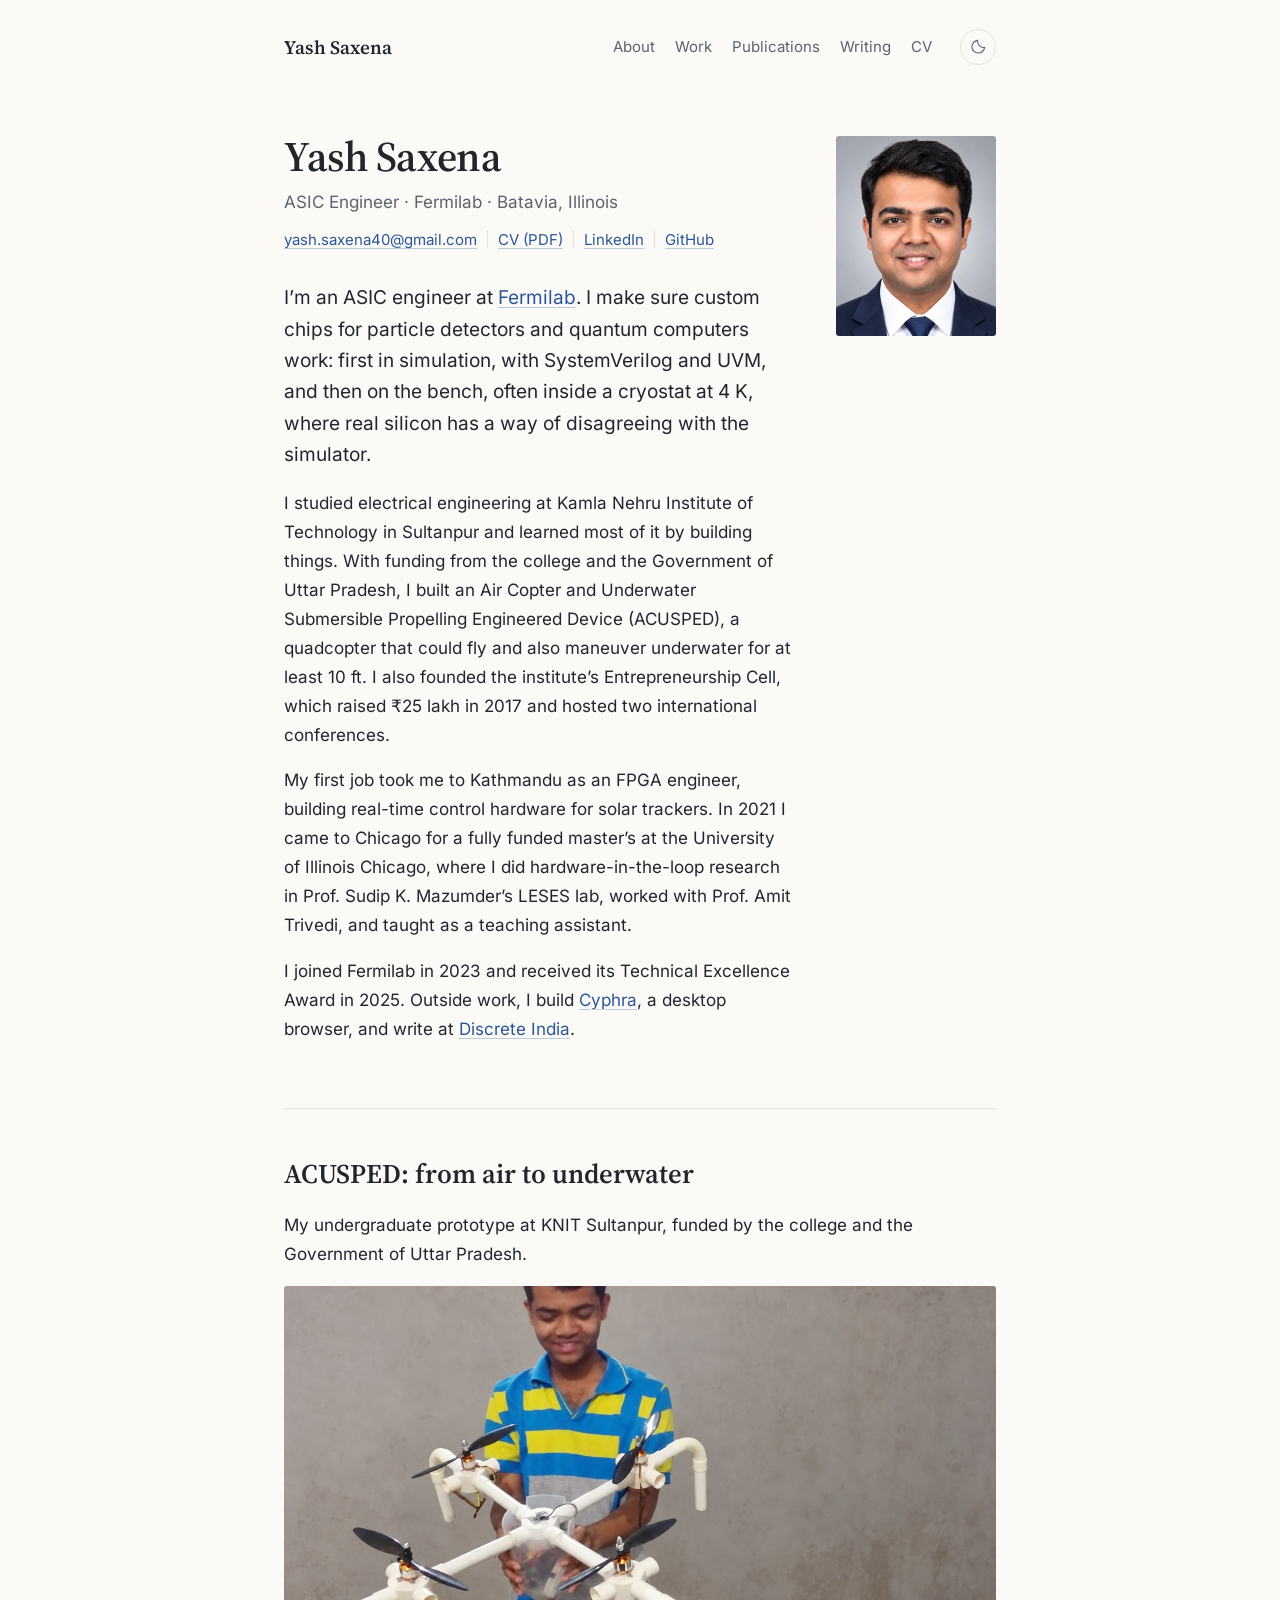
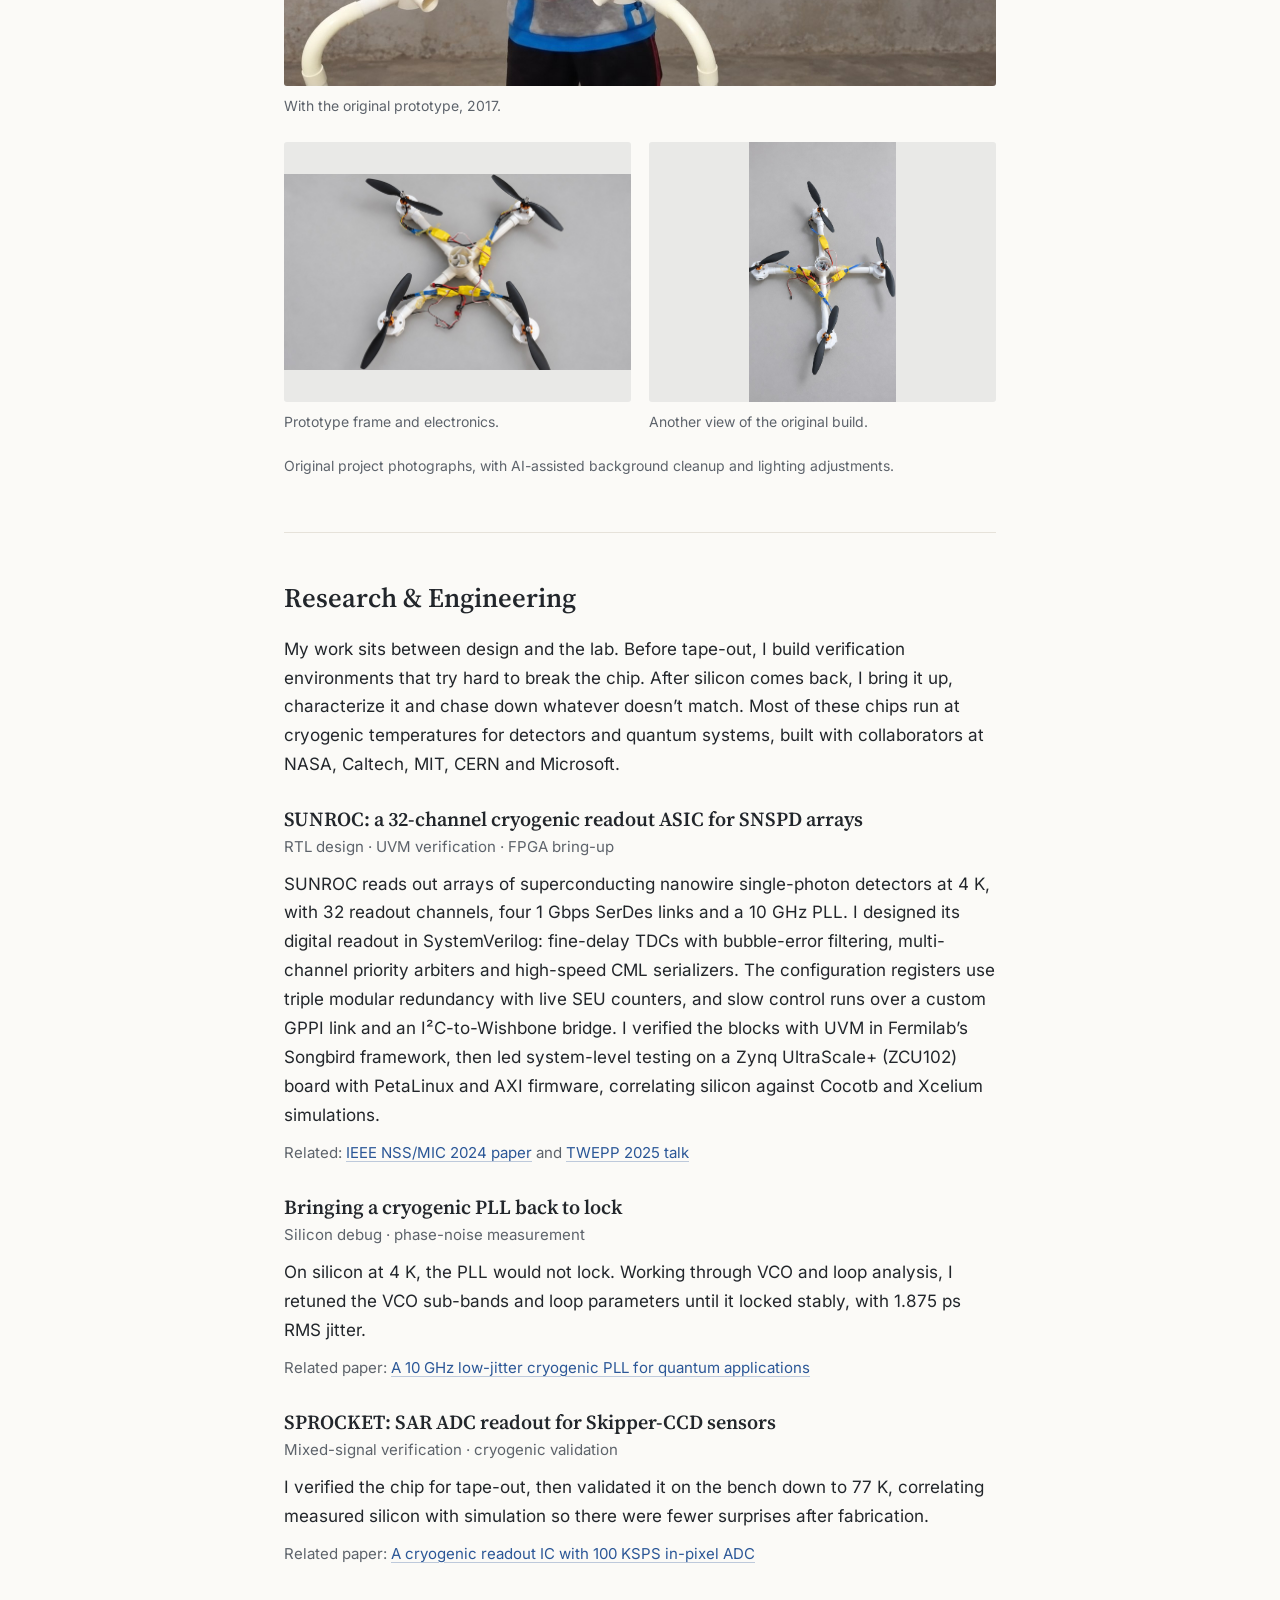
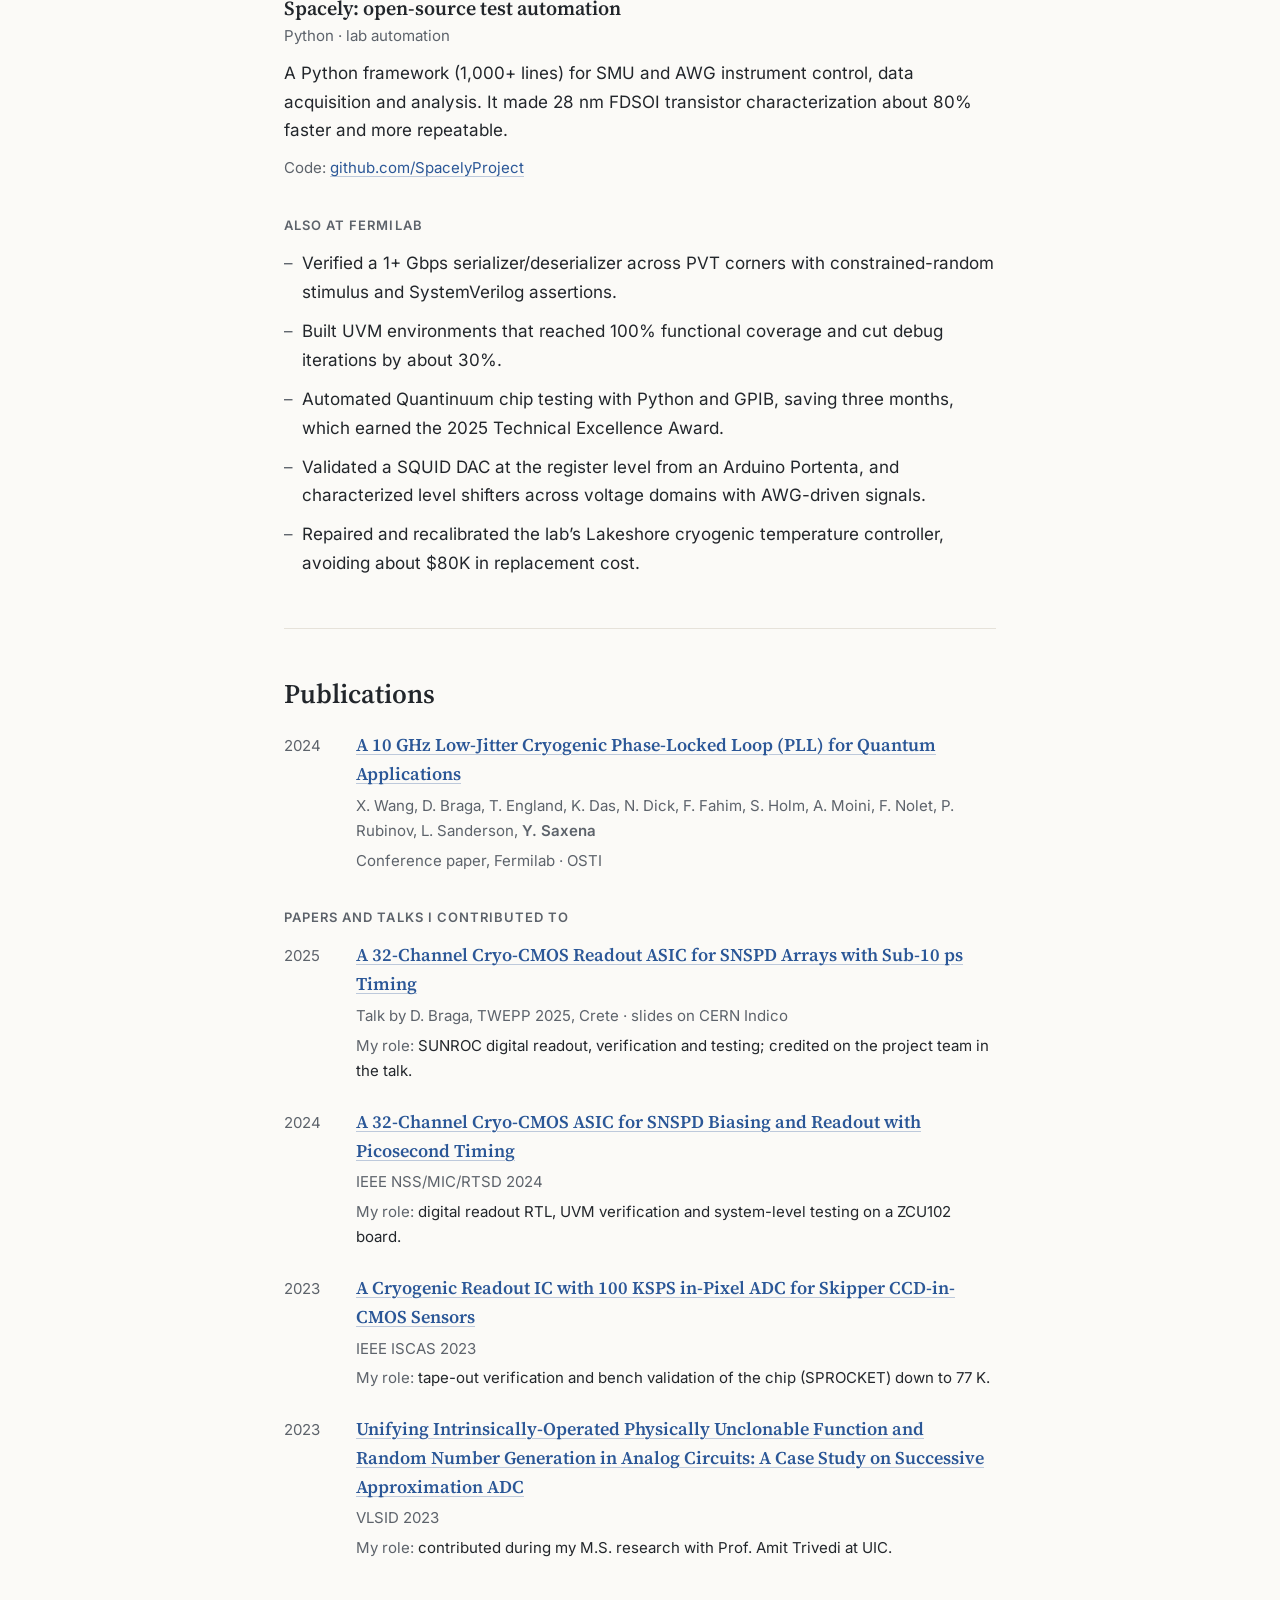
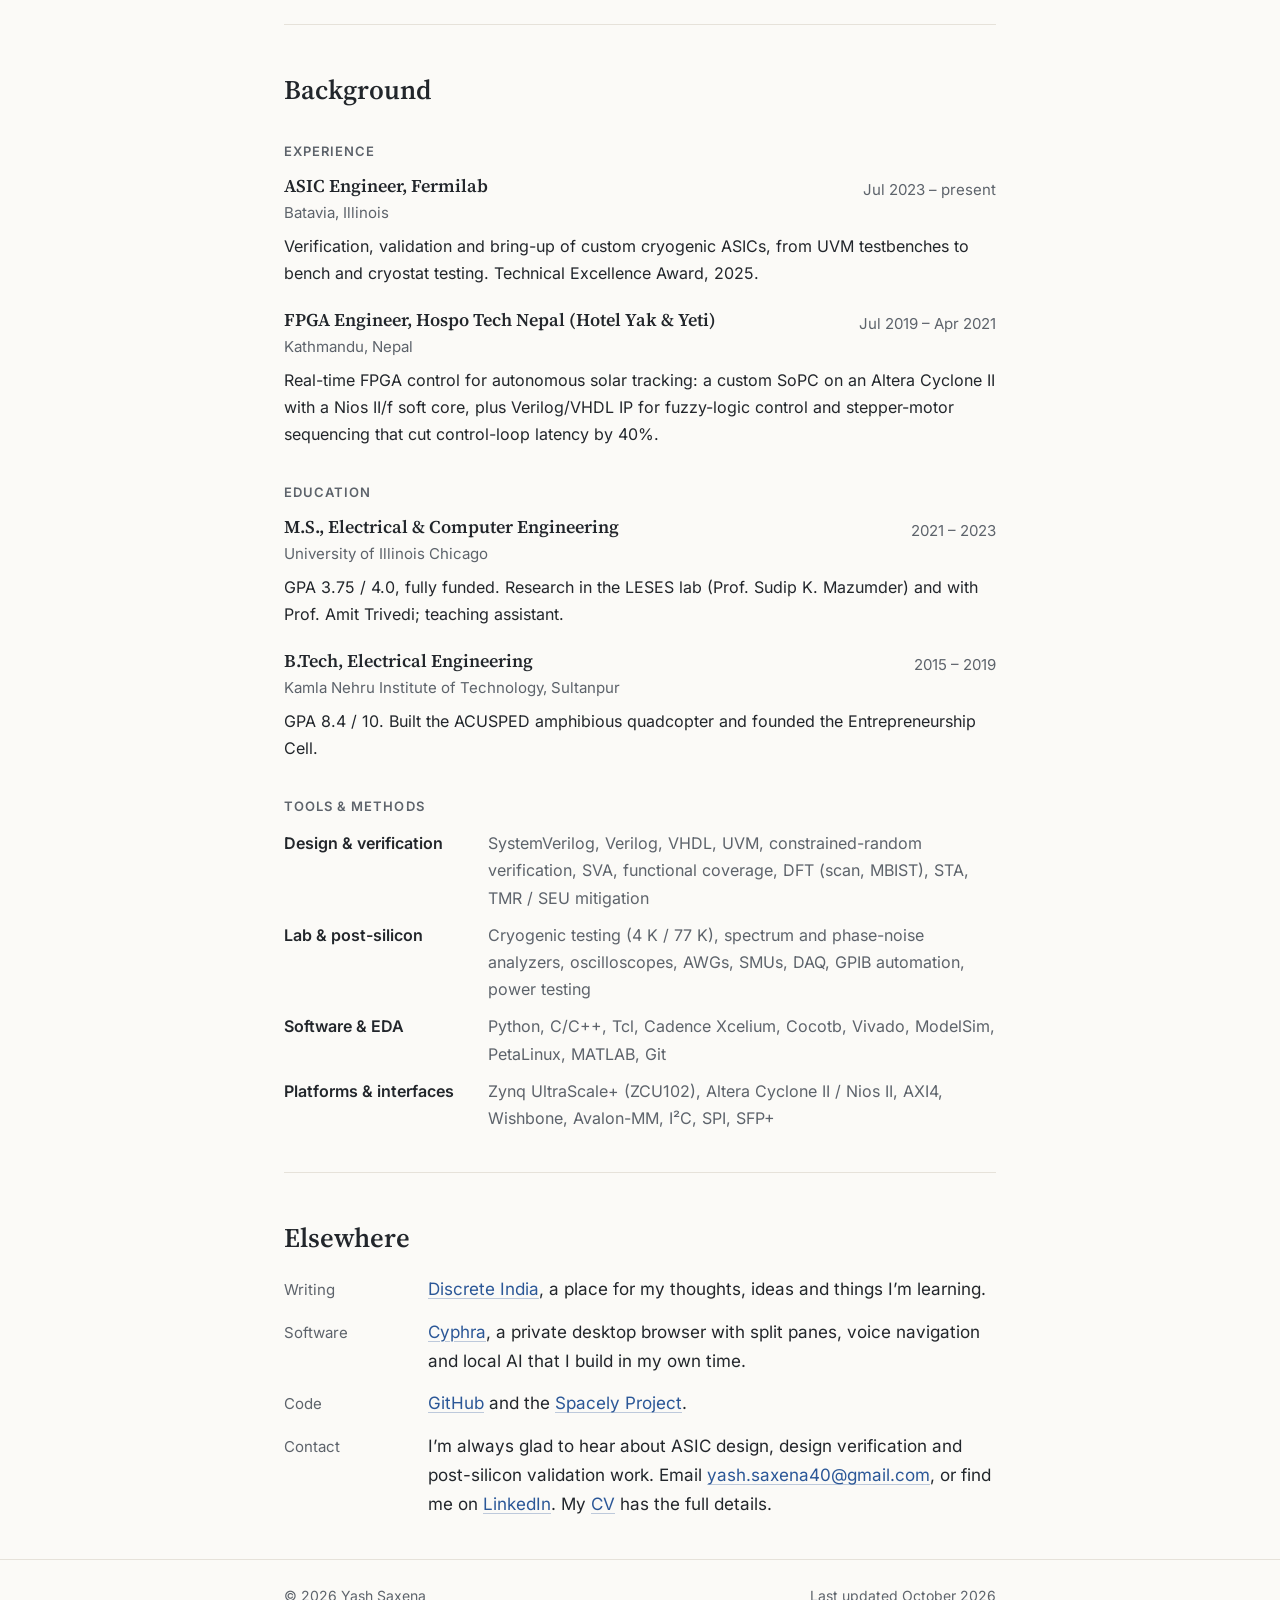
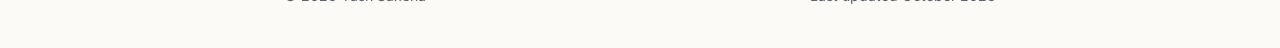
<file: index.html>
<!DOCTYPE html>
<html lang="en">
<head>
    <meta charset="utf-8">
    <meta name="viewport" content="width=device-width, initial-scale=1">
    <title>Yash Saxena — ASIC Engineer at Fermilab</title>
    <meta name="description" content="Yash Saxena is an ASIC engineer at Fermilab working on design verification and post-silicon validation of cryogenic chips for particle detectors and quantum computing.">
    <link rel="canonical" href="https://yashsaxena5.github.io/">
    <meta name="theme-color" content="#fbfaf7">

    <meta property="og:type" content="profile">
    <meta property="og:title" content="Yash Saxena — ASIC Engineer at Fermilab">
    <meta property="og:description" content="Design verification and post-silicon validation of cryogenic ASICs for particle detectors and quantum computing.">
    <meta property="og:url" content="https://yashsaxena5.github.io/">
    <meta property="og:image" content="https://yashsaxena5.github.io/images/og-card.jpg">
    <meta property="og:image:width" content="1200">
    <meta property="og:image:height" content="630">
    <meta property="og:image:alt" content="Yash Saxena, ASIC Engineer at Fermilab">
    <meta property="profile:first_name" content="Yash">
    <meta property="profile:last_name" content="Saxena">
    <meta name="twitter:card" content="summary_large_image">

    <link rel="icon" href="data:image/svg+xml,%3Csvg xmlns='http://www.w3.org/2000/svg' viewBox='0 0 64 64'%3E%3Crect width='64' height='64' rx='12' fill='%2322262b'/%3E%3Ctext x='32' y='42' font-family='Georgia,serif' font-size='27' font-weight='700' fill='%23fbfaf7' text-anchor='middle'%3EYS%3C/text%3E%3C/svg%3E">
    <link rel="preload" href="fonts/source-serif-4-latin.woff2" as="font" type="font/woff2" crossorigin>
    <link rel="preload" href="fonts/inter-latin.woff2" as="font" type="font/woff2" crossorigin>
    <link rel="stylesheet" href="styles.css?v=20261020-acusped">

    <script>
        // Apply the saved or system theme before first paint.
        (() => {
            let saved;
            try { saved = localStorage.getItem('yash-site-theme'); } catch {}
            const theme = saved === 'light' || saved === 'dark' ? saved : (matchMedia('(prefers-color-scheme: dark)').matches ? 'dark' : 'light');
            document.documentElement.dataset.theme = theme;
            document.querySelector('meta[name="theme-color"]').content = theme === 'dark' ? '#17191d' : '#fbfaf7';
        })();
    </script>

    <script type="application/ld+json">
    {
        "@context": "https://schema.org",
        "@type": "Person",
        "name": "Yash Saxena",
        "jobTitle": "ASIC Engineer",
        "worksFor": { "@type": "Organization", "name": "Fermi National Accelerator Laboratory (Fermilab)" },
        "address": { "@type": "PostalAddress", "addressLocality": "Batavia", "addressRegion": "IL", "addressCountry": "US" },
        "email": "mailto:yash.saxena40@gmail.com",
        "url": "https://yashsaxena5.github.io/",
        "image": "https://yashsaxena5.github.io/images/yash-saxena.jpg",
        "alumniOf": [
            { "@type": "CollegeOrUniversity", "name": "University of Illinois Chicago" },
            { "@type": "CollegeOrUniversity", "name": "Kamla Nehru Institute of Technology, Sultanpur" }
        ],
        "award": "Fermilab Technical Excellence Award (2025)",
        "knowsAbout": ["ASIC design", "Design verification", "UVM", "SystemVerilog", "Post-silicon validation", "Cryogenic electronics", "FPGA"],
        "sameAs": ["https://www.linkedin.com/in/yashsaxena5/", "https://github.com/yashsaxena5", "https://discreteindia.blogspot.com/"]
    }
    </script>
</head>
<body>
<a class="skip" href="#main">Skip to content</a>

<header class="site-header">
    <div class="wrap">
        <a class="site-name" href="#about">Yash Saxena</a>
        <nav class="site-nav" aria-label="Main">
            <a href="#about">About</a>
            <a href="#work">Work</a>
            <a href="#publications">Publications</a>
            <a href="#writing">Writing</a>
            <a href="Yash_Saxena_Resume.pdf">CV</a>
        </nav>
        <button class="theme-toggle" type="button" aria-label="Dark mode" aria-pressed="false" hidden>
            <svg class="icon-moon" viewBox="0 0 24 24" fill="none" stroke="currentColor" stroke-width="1.6" stroke-linecap="round" stroke-linejoin="round" aria-hidden="true"><path d="M20.7 13.3A9 9 0 0 1 10.7 3.3a9 9 0 1 0 10 10Z"/></svg>
            <svg class="icon-sun" viewBox="0 0 24 24" fill="none" stroke="currentColor" stroke-width="1.6" stroke-linecap="round" aria-hidden="true"><circle cx="12" cy="12" r="4"/><path d="M12 2v2m0 16v2M2 12h2m16 0h2M4.9 4.9l1.4 1.4m11.4 11.4 1.4 1.4M4.9 19.1l1.4-1.4M17.7 6.3l1.4-1.4"/></svg>
        </button>
    </div>
</header>

<main id="main" class="wrap">

    <!-- About -->
    <div class="intro" id="about">
        <div class="intro-head">
            <h1>Yash Saxena</h1>
            <p class="subtitle">ASIC Engineer · Fermilab · Batavia, Illinois</p>
            <p class="contact-line">
                <a href="mailto:yash.saxena40@gmail.com">yash.saxena40@gmail.com</a> <span class="sep" aria-hidden="true">|</span> <a href="Yash_Saxena_Resume.pdf">CV (PDF)</a> <span class="sep" aria-hidden="true">|</span> <a href="https://www.linkedin.com/in/yashsaxena5/">LinkedIn</a> <span class="sep" aria-hidden="true">|</span> <a href="https://github.com/yashsaxena5">GitHub</a>
            </p>
        </div>

        <picture class="portrait">
            <source srcset="images/portrait.webp" type="image/webp">
            <img src="images/portrait.jpg" width="160" height="200" alt="Portrait of Yash Saxena" fetchpriority="high">
        </picture>

        <div class="intro-body">
            <p class="lede">I’m an ASIC engineer at <a href="https://www.fnal.gov/">Fermilab</a>. I make sure custom chips for particle detectors and quantum computers work: first in simulation, with SystemVerilog and UVM, and then on the bench, often inside a cryostat at 4&nbsp;K, where real silicon has a way of disagreeing with the simulator.</p>
            <p>I studied electrical engineering at Kamla Nehru Institute of Technology in Sultanpur and learned most of it by building things. With funding from the college and the Government of Uttar Pradesh, I built an Air Copter and Underwater Submersible Propelling Engineered Device (ACUSPED), a quadcopter that could fly and also maneuver underwater for at least 10 ft. I also founded the institute’s Entrepreneurship Cell, which raised ₹25 lakh in 2017 and hosted two international conferences.</p>
            <p>My first job took me to Kathmandu as an FPGA engineer, building real-time control hardware for solar trackers. In 2021 I came to Chicago for a fully funded master’s at the University of Illinois Chicago, where I did hardware-in-the-loop research in Prof. Sudip K. Mazumder’s LESES lab, worked with Prof. Amit Trivedi, and taught as a teaching assistant.</p>
            <p>I joined Fermilab in 2023 and received its Technical Excellence Award in 2025. Outside work, I build <a href="cyphra/">Cyphra</a>, a desktop browser, and write at <a href="https://discreteindia.blogspot.com/">Discrete India</a>.</p>
        </div>
    </div>

    <section id="acusped" aria-labelledby="acusped-title">
        <h2 id="acusped-title">ACUSPED: from air to underwater</h2>
        <p>My undergraduate prototype at KNIT Sultanpur, funded by the college and the Government of Uttar Pradesh.</p>
        <div class="acusped-gallery">
            <figure class="acusped-feature">
                <a href="images/acusped-with-yash.jpg"><img src="images/acusped-with-yash.jpg" width="1400" height="787" loading="lazy" alt="Yash Saxena holding the original ACUSPED quadcopter prototype"></a>
                <figcaption>With the original prototype, 2017.</figcaption>
            </figure>
            <figure>
                <a href="images/acusped-overview.jpg"><img src="images/acusped-overview.jpg" width="1400" height="789" loading="lazy" alt="Overhead view of ACUSPED showing the PVC frame, four propellers and exposed electronics"></a>
                <figcaption>Prototype frame and electronics.</figcaption>
            </figure>
            <figure>
                <a href="images/acusped-detail.jpg"><img src="images/acusped-detail.jpg" width="790" height="1400" loading="lazy" alt="Another view of the handmade ACUSPED quadcopter and its wiring"></a>
                <figcaption>Another view of the original build.</figcaption>
            </figure>
        </div>
        <p class="photo-note">Original project photographs, with AI-assisted background cleanup and lighting adjustments.</p>
    </section>

    <!-- Work -->
    <section id="work">
        <h2>Research &amp; Engineering</h2>
        <p class="section-intro">My work sits between design and the lab. Before tape-out, I build verification environments that try hard to break the chip. After silicon comes back, I bring it up, characterize it and chase down whatever doesn’t match. Most of these chips run at cryogenic temperatures for detectors and quantum systems, built with collaborators at NASA, Caltech, MIT, CERN and Microsoft.</p>

        <article class="entry">
            <h3>SUNROC: a 32-channel cryogenic readout ASIC for SNSPD arrays</h3>
            <p class="meta">RTL design · UVM verification · FPGA bring-up</p>
            <p>SUNROC reads out arrays of superconducting nanowire single-photon detectors at 4&nbsp;K, with 32 readout channels, four 1&nbsp;Gbps SerDes links and a 10&nbsp;GHz PLL. I designed its digital readout in SystemVerilog: fine-delay TDCs with bubble-error filtering, multi-channel priority arbiters and high-speed CML serializers. The configuration registers use triple modular redundancy with live SEU counters, and slow control runs over a custom GPPI link and an I²C-to-Wishbone bridge. I verified the blocks with UVM in Fermilab’s Songbird framework, then led system-level testing on a Zynq UltraScale+ (ZCU102) board with PetaLinux and AXI firmware, correlating silicon against Cocotb and Xcelium simulations.</p>
            <p class="related">Related: <a href="#paper-snspd">IEEE NSS/MIC 2024 paper</a> and <a href="#talk-twepp">TWEPP 2025 talk</a></p>
        </article>

        <article class="entry">
            <h3>Bringing a cryogenic PLL back to lock</h3>
            <p class="meta">Silicon debug · phase-noise measurement</p>
            <p>On silicon at 4&nbsp;K, the PLL would not lock. Working through VCO and loop analysis, I retuned the VCO sub-bands and loop parameters until it locked stably, with 1.875&nbsp;ps RMS jitter.</p>
            <p class="related">Related paper: <a href="#paper-pll">A 10 GHz low-jitter cryogenic PLL for quantum applications</a></p>
        </article>

        <article class="entry">
            <h3>SPROCKET: SAR ADC readout for Skipper-CCD sensors</h3>
            <p class="meta">Mixed-signal verification · cryogenic validation</p>
            <p>I verified the chip for tape-out, then validated it on the bench down to 77&nbsp;K, correlating measured silicon with simulation so there were fewer surprises after fabrication.</p>
            <p class="related">Related paper: <a href="#paper-sprocket">A cryogenic readout IC with 100 KSPS in-pixel ADC</a></p>
        </article>

        <article class="entry">
            <h3>Spacely: open-source test automation</h3>
            <p class="meta">Python · lab automation</p>
            <p>A Python framework (1,000+ lines) for SMU and AWG instrument control, data acquisition and analysis. It made 28&nbsp;nm FDSOI transistor characterization about 80% faster and more repeatable.</p>
            <p class="related">Code: <a href="https://github.com/SpacelyProject">github.com/SpacelyProject</a></p>
        </article>

        <h3 class="subhead">Also at Fermilab</h3>
        <ul class="plain-list">
            <li>Verified a 1+ Gbps serializer/deserializer across PVT corners with constrained-random stimulus and SystemVerilog assertions.</li>
            <li>Built UVM environments that reached 100% functional coverage and cut debug iterations by about 30%.</li>
            <li>Automated Quantinuum chip testing with Python and GPIB, saving three months, which earned the 2025 Technical Excellence Award.</li>
            <li>Validated a SQUID DAC at the register level from an Arduino Portenta, and characterized level shifters across voltage domains with AWG-driven signals.</li>
            <li>Repaired and recalibrated the lab’s Lakeshore cryogenic temperature controller, avoiding about $80K in replacement cost.</li>
        </ul>
    </section>

    <!-- Publications -->
    <section id="publications">
        <h2>Publications</h2>

        <ol class="papers">
            <li id="paper-pll">
                <span class="year">2024</span>
                <div>
                    <a class="title" href="https://www.osti.gov/biblio/2482064">A 10 GHz Low-Jitter Cryogenic Phase-Locked Loop (PLL) for Quantum Applications</a>
                    <p class="authors">X. Wang, D. Braga, T. England, K. Das, N. Dick, F. Fahim, S. Holm, A. Moini, F. Nolet, P. Rubinov, L. Sanderson, <strong>Y. Saxena</strong></p>
                    <p class="venue">Conference paper, Fermilab · OSTI</p>
                </div>
            </li>
        </ol>

        <h3 class="subhead">Papers and talks I contributed to</h3>
        <ol class="papers">
            <li id="talk-twepp">
                <span class="year">2025</span>
                <div>
                    <a class="title" href="https://indico.cern.ch/event/1502285/contributions/6554390/attachments/3081261/5592579/TWEPP_2025_Crete_SUNROC.pdf">A 32-Channel Cryo-CMOS Readout ASIC for SNSPD Arrays with Sub-10 ps Timing</a>
                    <p class="venue">Talk by D. Braga, TWEPP 2025, Crete · slides on CERN Indico</p>
                    <p class="role"><span>My role:</span> SUNROC digital readout, verification and testing; credited on the project team in the talk.</p>
                </div>
            </li>
            <li id="paper-snspd">
                <span class="year">2024</span>
                <div>
                    <a class="title" href="https://doi.org/10.1109/NSS/MIC/RTSD57108.2024.10654871">A 32-Channel Cryo-CMOS ASIC for SNSPD Biasing and Readout with Picosecond Timing</a>
                    <p class="venue">IEEE NSS/MIC/RTSD 2024</p>
                    <p class="role"><span>My role:</span> digital readout RTL, UVM verification and system-level testing on a ZCU102 board.</p>
                </div>
            </li>
            <li id="paper-sprocket">
                <span class="year">2023</span>
                <div>
                    <a class="title" href="https://ieeexplore.ieee.org/document/10182087">A Cryogenic Readout IC with 100 KSPS in-Pixel ADC for Skipper CCD-in-CMOS Sensors</a>
                    <p class="venue">IEEE ISCAS 2023</p>
                    <p class="role"><span>My role:</span> tape-out verification and bench validation of the chip (SPROCKET) down to 77&nbsp;K.</p>
                </div>
            </li>
            <li id="paper-puf">
                <span class="year">2023</span>
                <div>
                    <a class="title" href="https://ieeexplore.ieee.org/document/10089925">Unifying Intrinsically-Operated Physically Unclonable Function and Random Number Generation in Analog Circuits: A Case Study on Successive Approximation ADC</a>
                    <p class="venue">VLSID 2023</p>
                    <p class="role"><span>My role:</span> contributed during my M.S. research with Prof. Amit Trivedi at UIC.</p>
                </div>
            </li>
        </ol>
    </section>

    <!-- Background -->
    <section id="background">
        <h2>Background</h2>

        <h3 class="subhead">Experience</h3>
        <div class="record">
            <div>
                <h3>ASIC Engineer, Fermilab</h3>
                <span class="where">Batavia, Illinois</span>
            </div>
            <span class="when">Jul 2023 – present</span>
            <p>Verification, validation and bring-up of custom cryogenic ASICs, from UVM testbenches to bench and cryostat testing. Technical Excellence Award, 2025.</p>
        </div>
        <div class="record">
            <div>
                <h3>FPGA Engineer, Hospo Tech Nepal (Hotel Yak &amp; Yeti)</h3>
                <span class="where">Kathmandu, Nepal</span>
            </div>
            <span class="when">Jul 2019 – Apr 2021</span>
            <p>Real-time FPGA control for autonomous solar tracking: a custom SoPC on an Altera Cyclone II with a Nios II/f soft core, plus Verilog/VHDL IP for fuzzy-logic control and stepper-motor sequencing that cut control-loop latency by 40%.</p>
        </div>

        <h3 class="subhead">Education</h3>
        <div class="record">
            <div>
                <h3>M.S., Electrical &amp; Computer Engineering</h3>
                <span class="where">University of Illinois Chicago</span>
            </div>
            <span class="when">2021 – 2023</span>
            <p>GPA 3.75 / 4.0, fully funded. Research in the LESES lab (Prof. Sudip K. Mazumder) and with Prof. Amit Trivedi; teaching assistant.</p>
        </div>
        <div class="record">
            <div>
                <h3>B.Tech, Electrical Engineering</h3>
                <span class="where">Kamla Nehru Institute of Technology, Sultanpur</span>
            </div>
            <span class="when">2015 – 2019</span>
            <p>GPA 8.4 / 10. Built the ACUSPED amphibious quadcopter and founded the Entrepreneurship Cell.</p>
        </div>

        <h3 class="subhead">Tools &amp; methods</h3>
        <dl class="tools">
            <dt>Design &amp; verification</dt>
            <dd>SystemVerilog, Verilog, VHDL, UVM, constrained-random verification, SVA, functional coverage, DFT (scan, MBIST), STA, TMR / SEU mitigation</dd>
            <dt>Lab &amp; post-silicon</dt>
            <dd>Cryogenic testing (4&nbsp;K / 77&nbsp;K), spectrum and phase-noise analyzers, oscilloscopes, AWGs, SMUs, DAQ, GPIB automation, power testing</dd>
            <dt>Software &amp; EDA</dt>
            <dd>Python, C/C++, Tcl, Cadence Xcelium, Cocotb, Vivado, ModelSim, PetaLinux, MATLAB, Git</dd>
            <dt>Platforms &amp; interfaces</dt>
            <dd>Zynq UltraScale+ (ZCU102), Altera Cyclone II / Nios II, AXI4, Wishbone, Avalon-MM, I²C, SPI, SFP+</dd>
        </dl>
    </section>

    <!-- Elsewhere -->
    <section id="elsewhere">
        <h2>Elsewhere</h2>
        <dl class="elsewhere">
            <dt id="writing">Writing</dt>
            <dd><a href="https://discreteindia.blogspot.com/">Discrete India</a>, a place for my thoughts, ideas and things I’m learning.</dd>
            <dt>Software</dt>
            <dd><a href="cyphra/">Cyphra</a>, a private desktop browser with split panes, voice navigation and local AI that I build in my own time.</dd>
            <dt>Code</dt>
            <dd><a href="https://github.com/yashsaxena5">GitHub</a> and the <a href="https://github.com/SpacelyProject">Spacely Project</a>.</dd>
            <dt>Contact</dt>
            <dd>I’m always glad to hear about ASIC design, design verification and post-silicon validation work. Email <a href="mailto:yash.saxena40@gmail.com">yash.saxena40@gmail.com</a>, or find me on <a href="https://www.linkedin.com/in/yashsaxena5/">LinkedIn</a>. My <a href="Yash_Saxena_Resume.pdf">CV</a> has the full details.</dd>
        </dl>
    </section>

</main>

<footer>
    <div class="wrap">
        <span>© 2026 Yash Saxena</span>
        <span>Last updated October 2026</span>
    </div>
</footer>

<script>
    // Open external links in a new tab and say so to screen readers.
    document.querySelectorAll('a[href^="http"]').forEach(link => {
        link.target = '_blank';
        link.rel = 'noopener noreferrer';
        link.insertAdjacentHTML('beforeend', '<span class="sr-only"> (opens in a new tab)</span>');
    });

    // Theme toggle; follows the system setting until the visitor picks one.
    (() => {
        const toggle = document.querySelector('.theme-toggle');
        const themeColor = document.querySelector('meta[name="theme-color"]');
        let saved;
        try { saved = localStorage.getItem('yash-site-theme'); } catch {}
        const apply = theme => {
            document.documentElement.dataset.theme = theme;
            toggle.setAttribute('aria-pressed', String(theme === 'dark'));
            themeColor.content = theme === 'dark' ? '#17191d' : '#fbfaf7';
        };
        apply(document.documentElement.dataset.theme);
        toggle.hidden = false;
        toggle.addEventListener('click', () => {
            saved = document.documentElement.dataset.theme === 'dark' ? 'light' : 'dark';
            apply(saved);
            try { localStorage.setItem('yash-site-theme', saved); } catch {}
        });
        matchMedia('(prefers-color-scheme: dark)').addEventListener('change', event => {
            if (saved !== 'light' && saved !== 'dark') apply(event.matches ? 'dark' : 'light');
        });
    })();
</script>
</body>
</html>
</file>
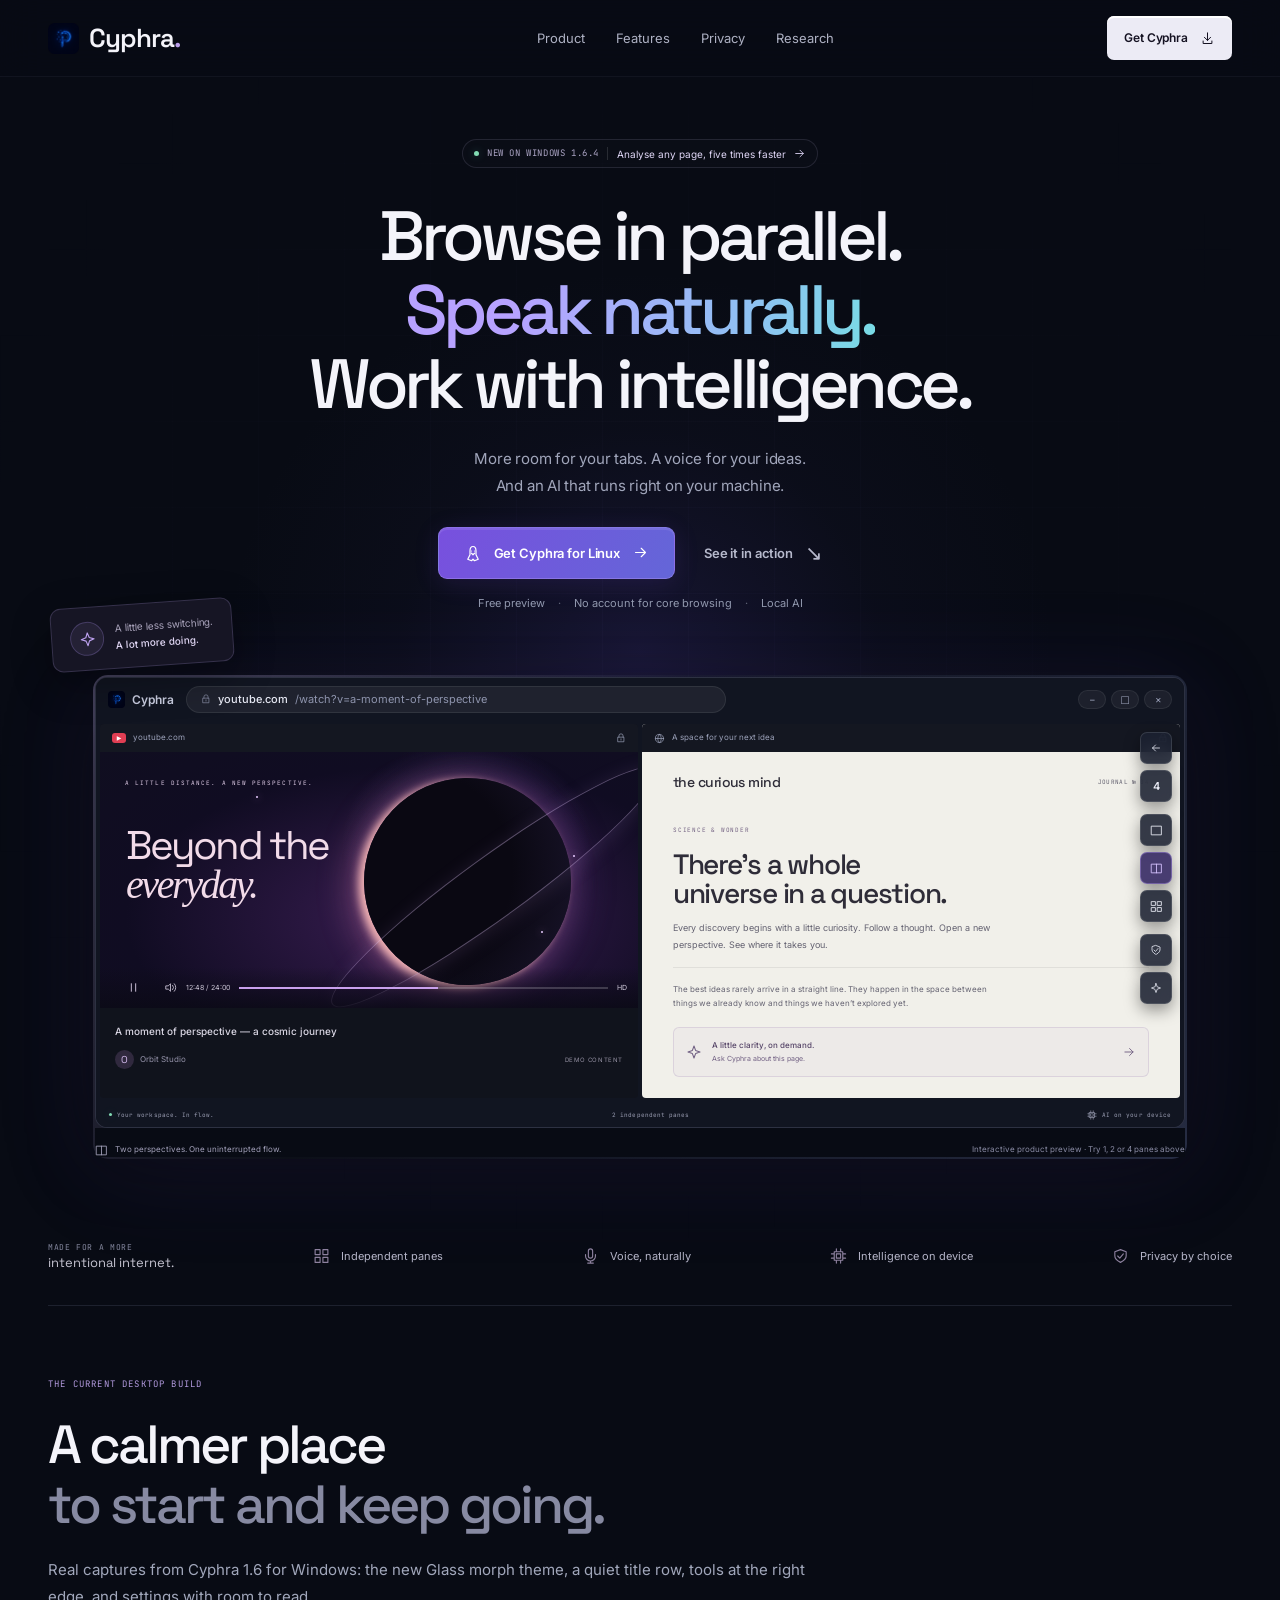
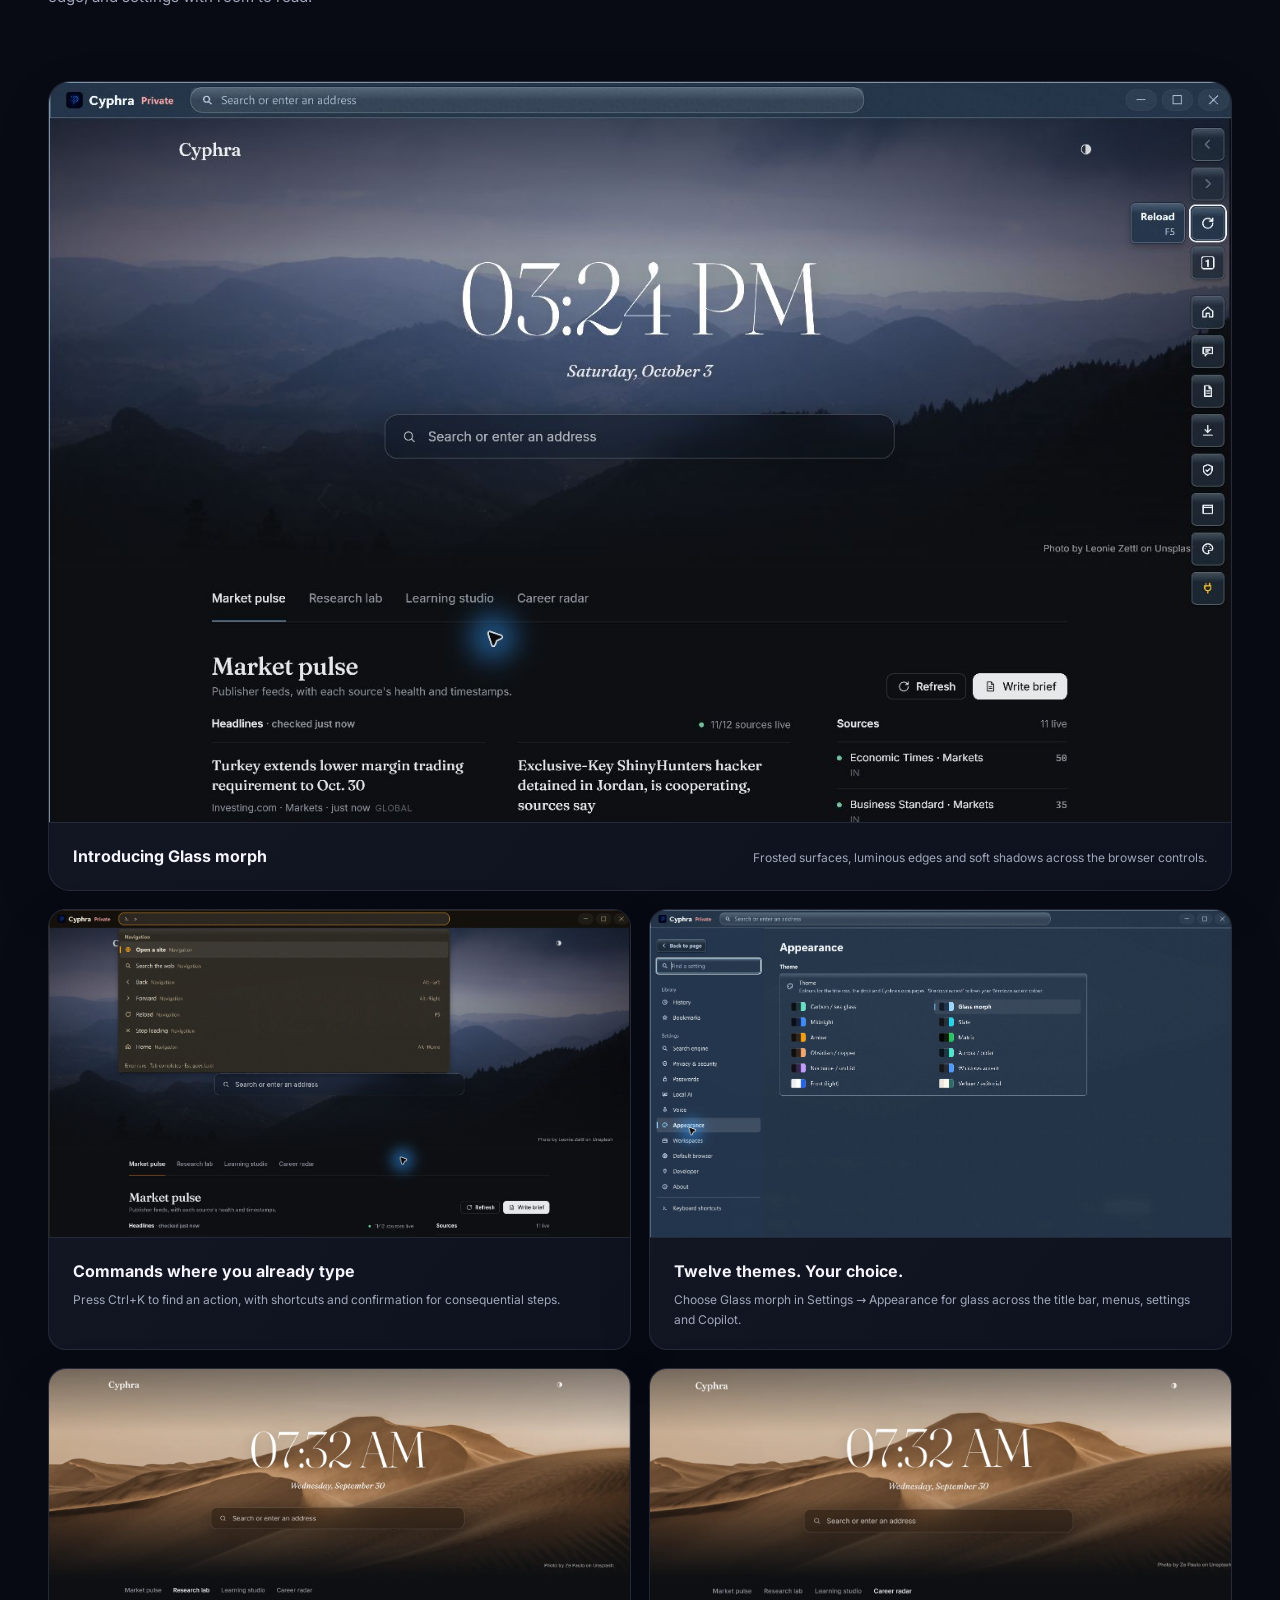
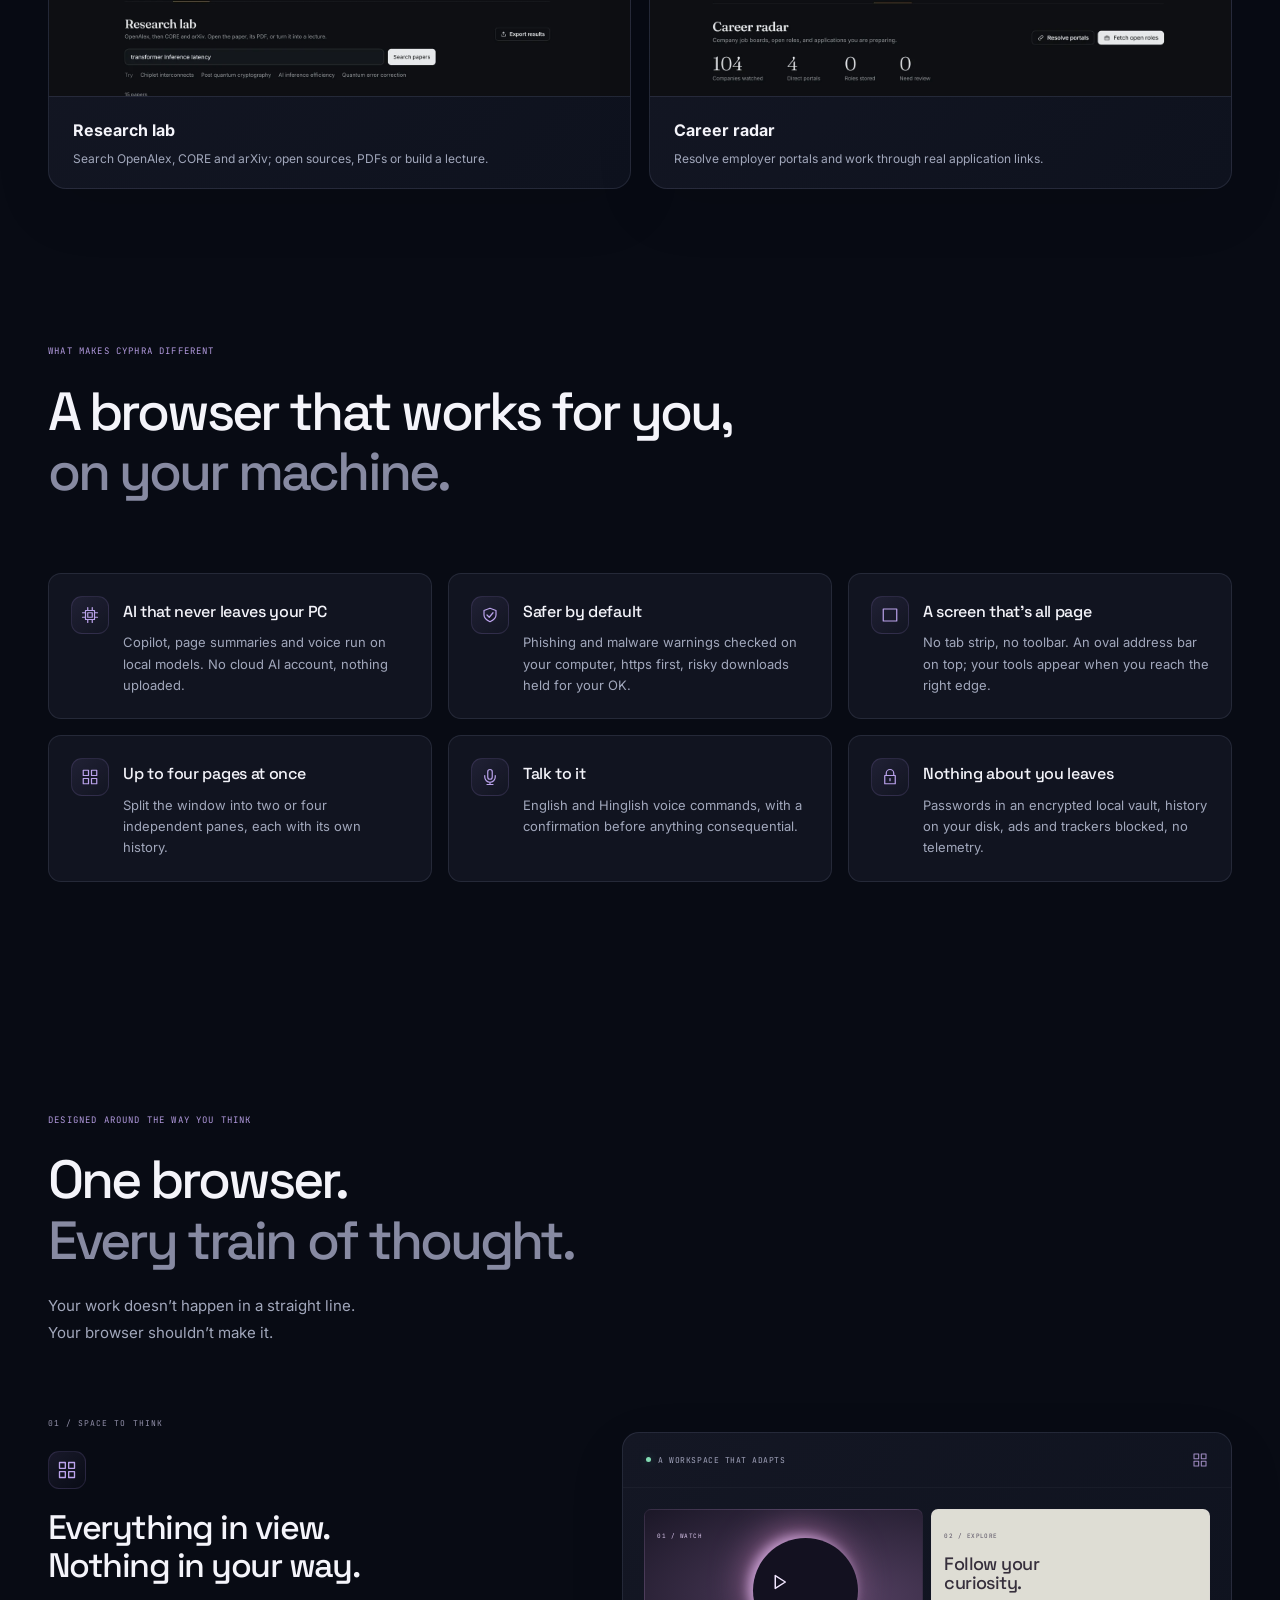
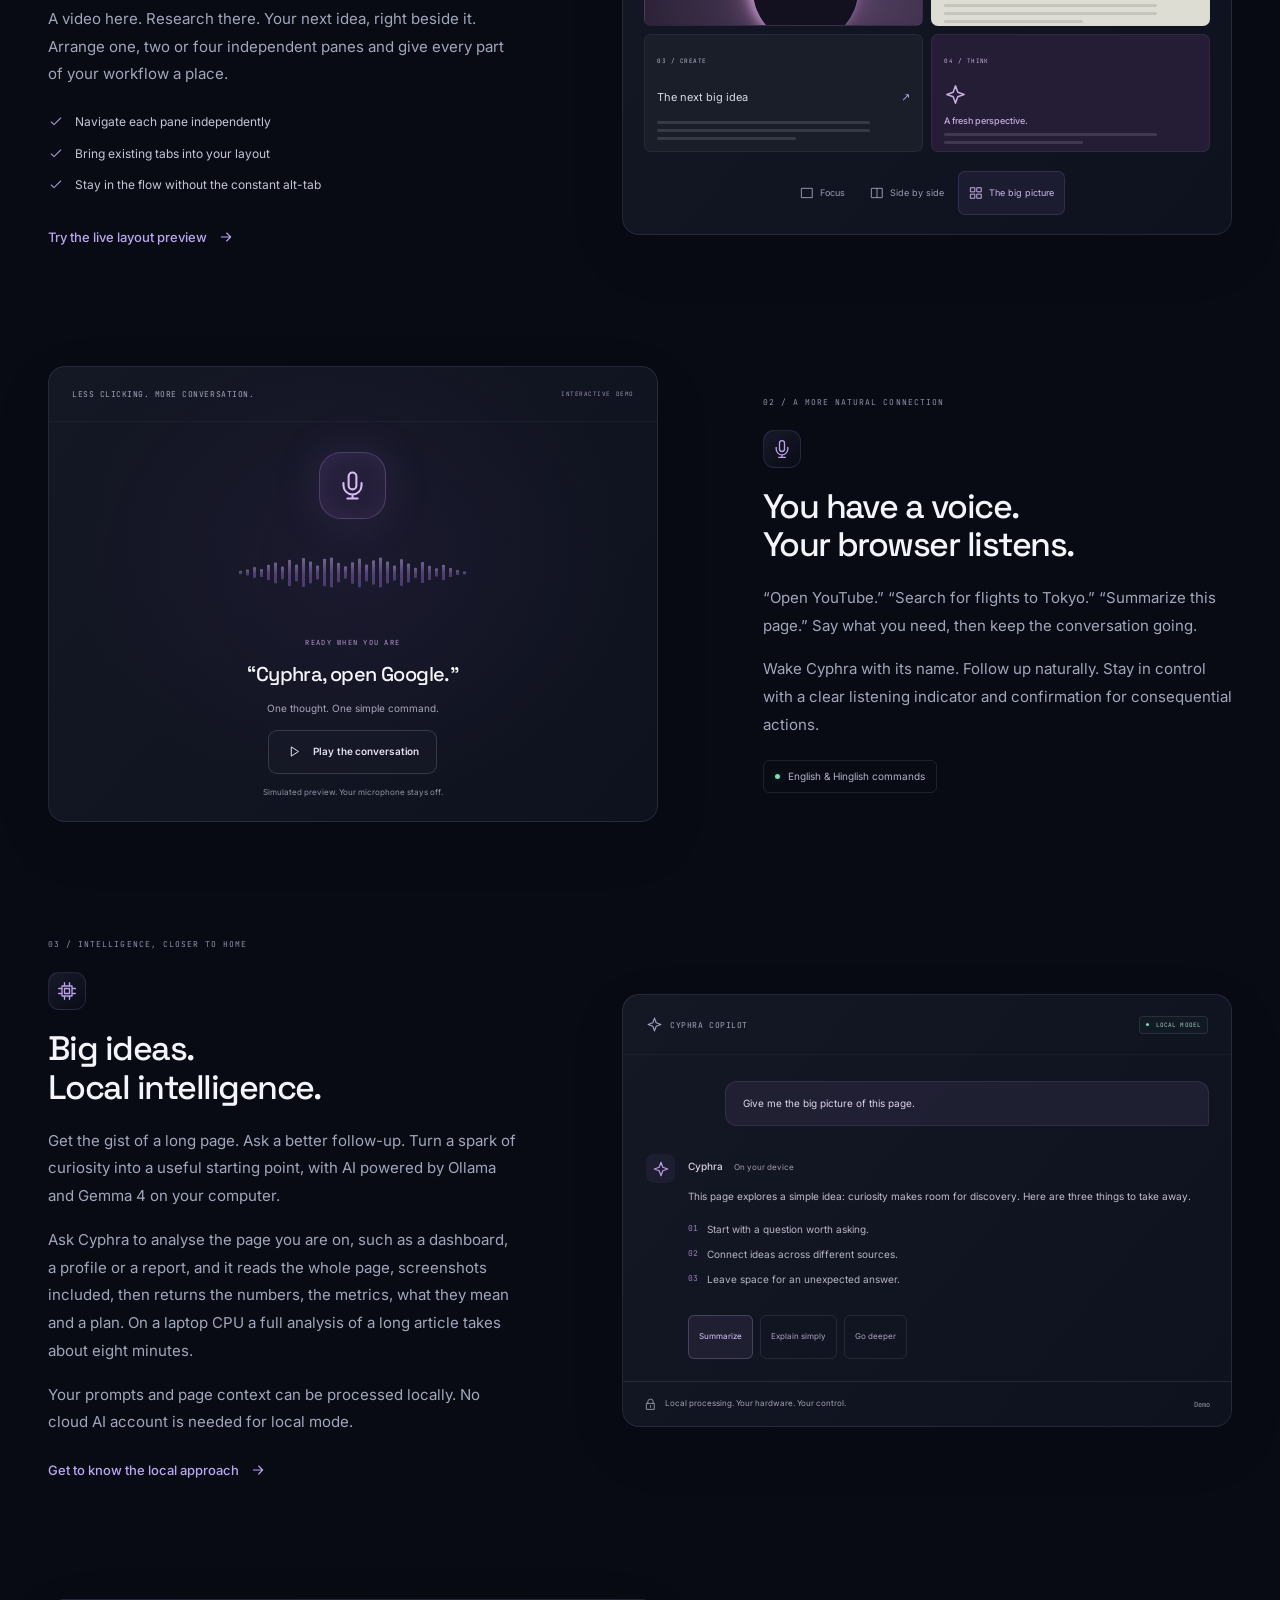
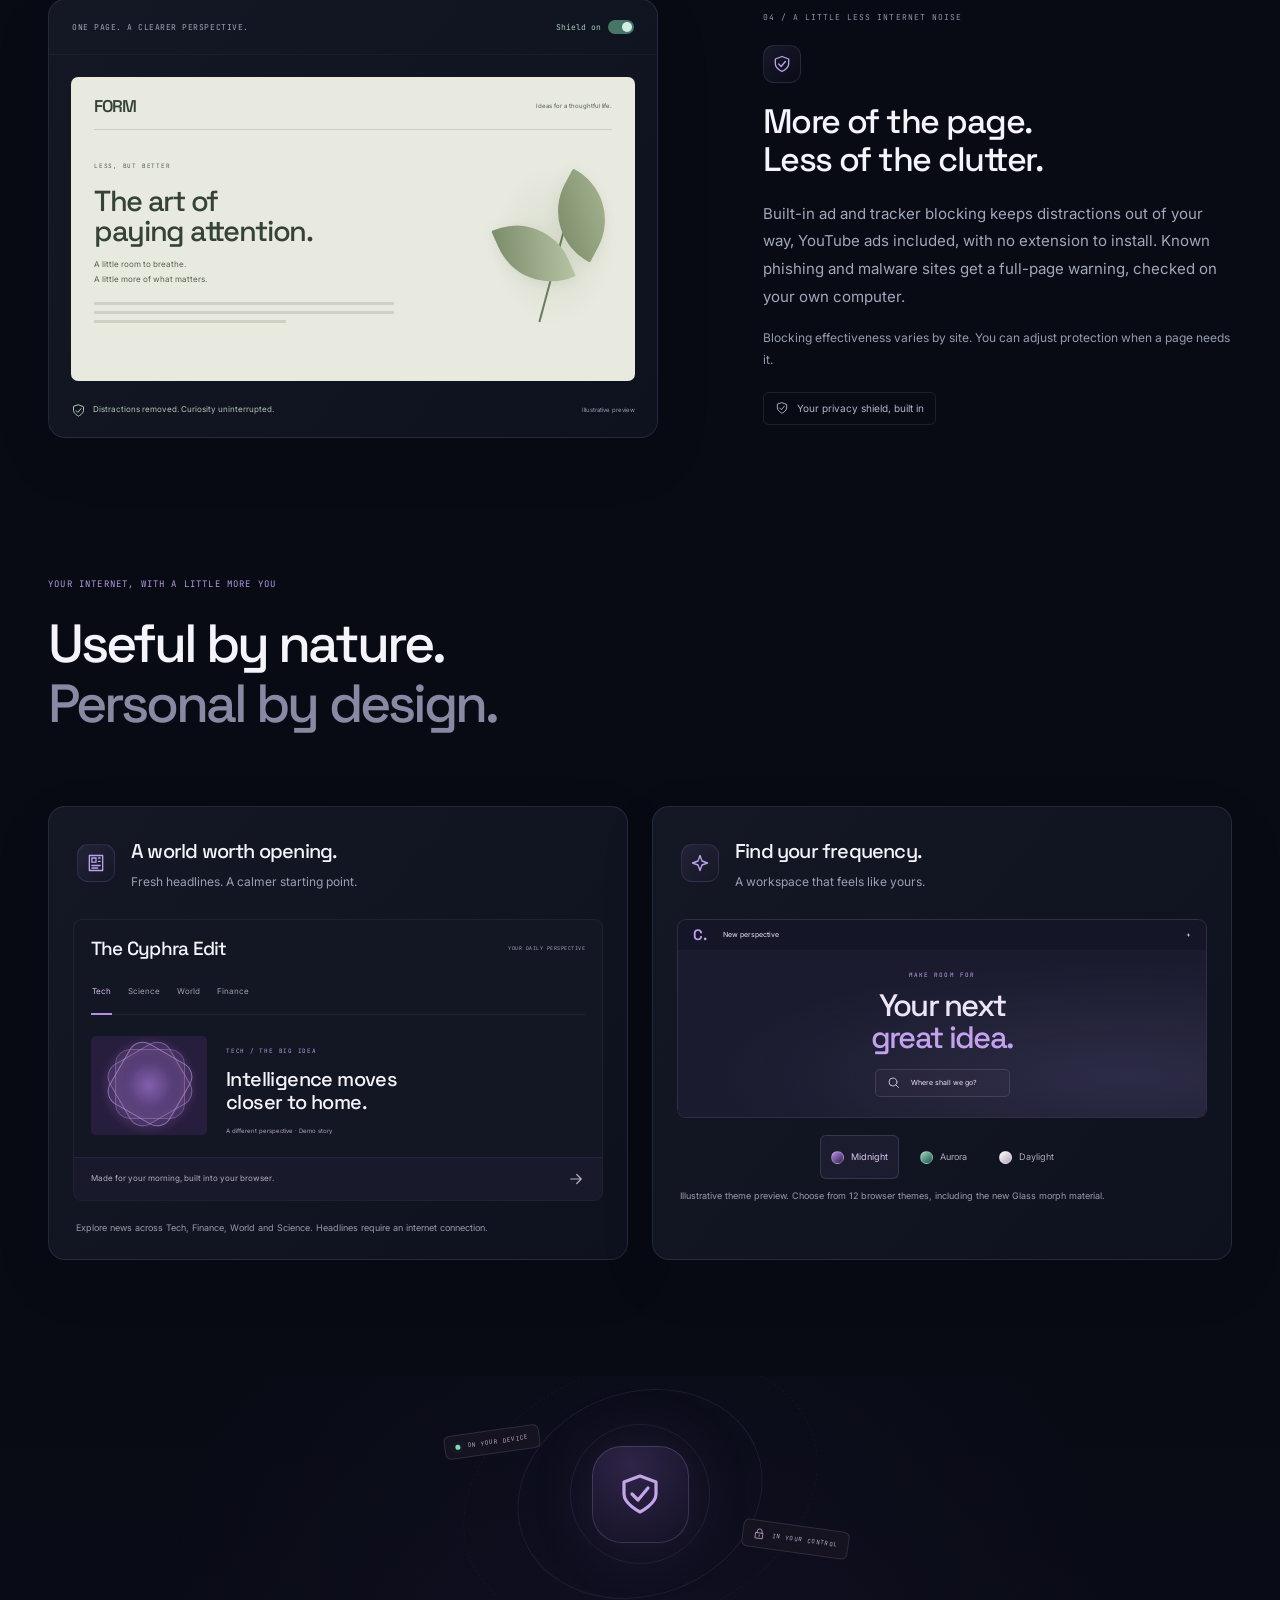
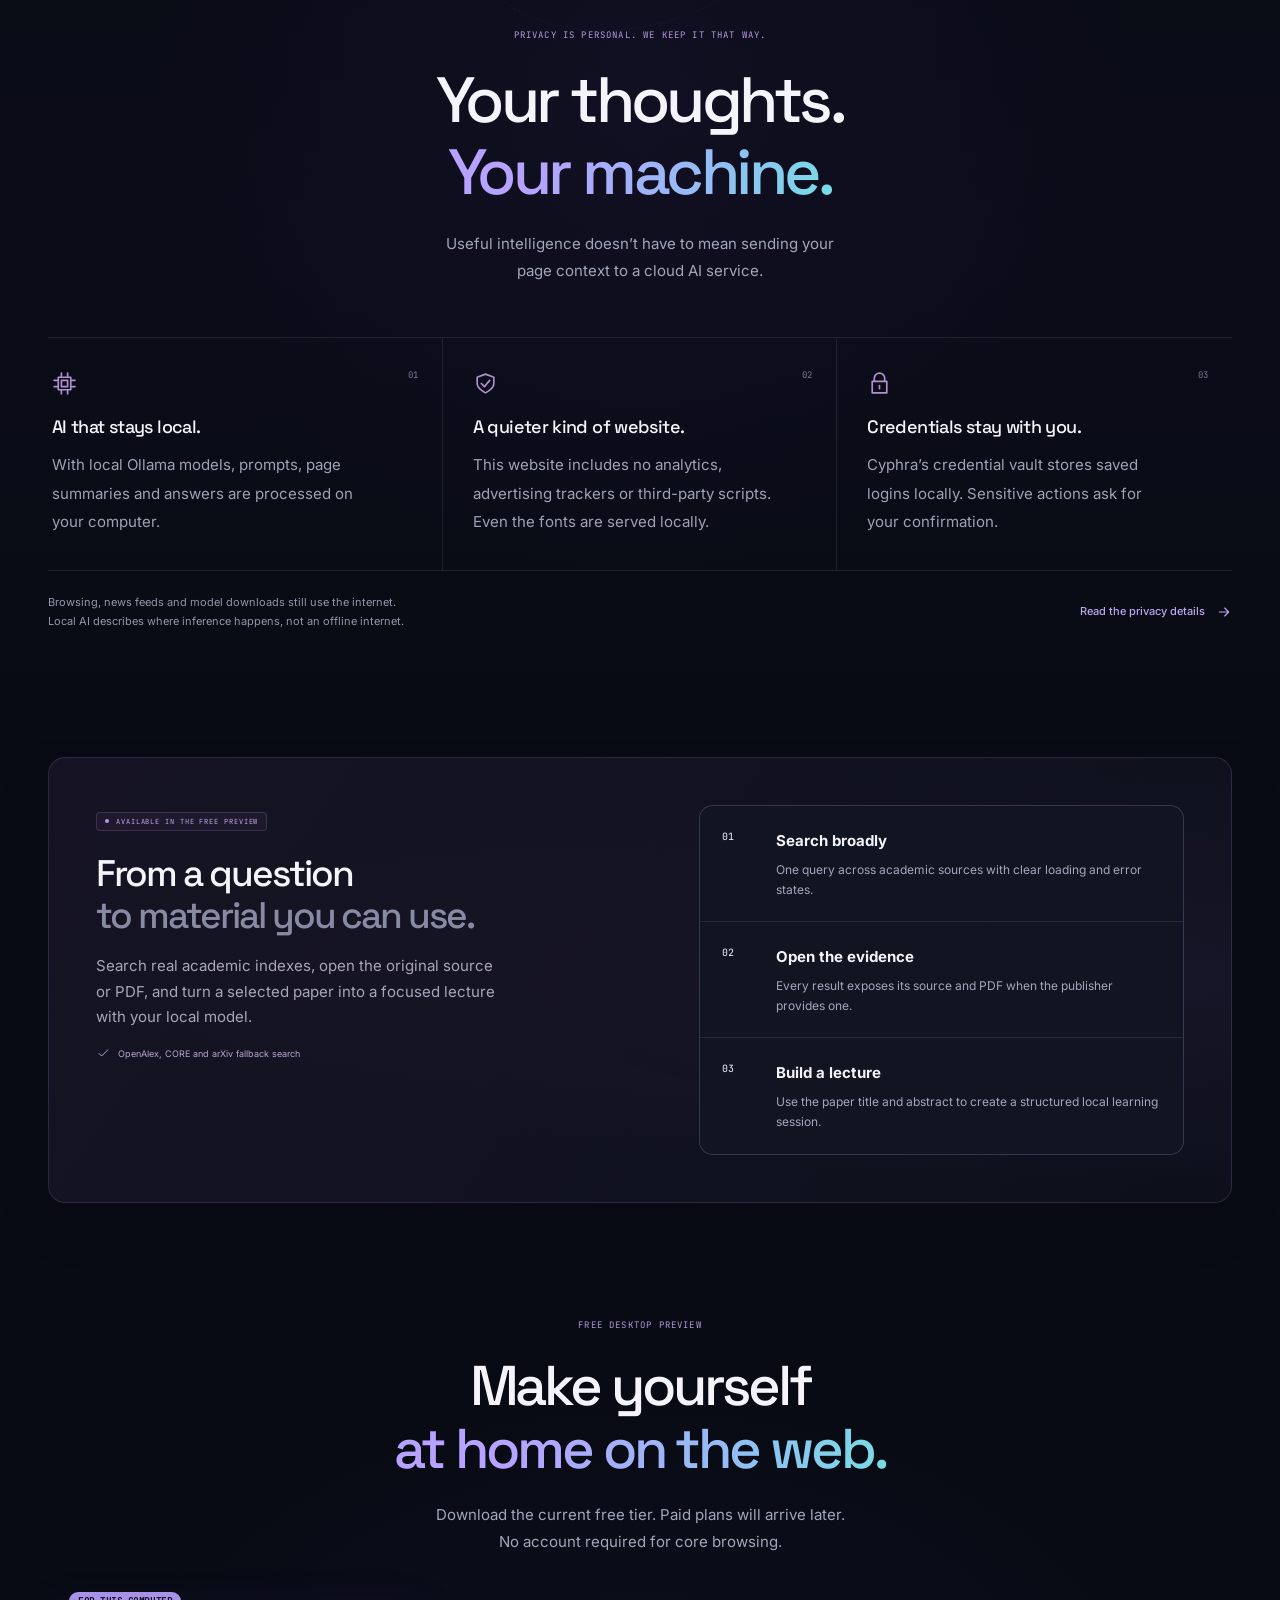
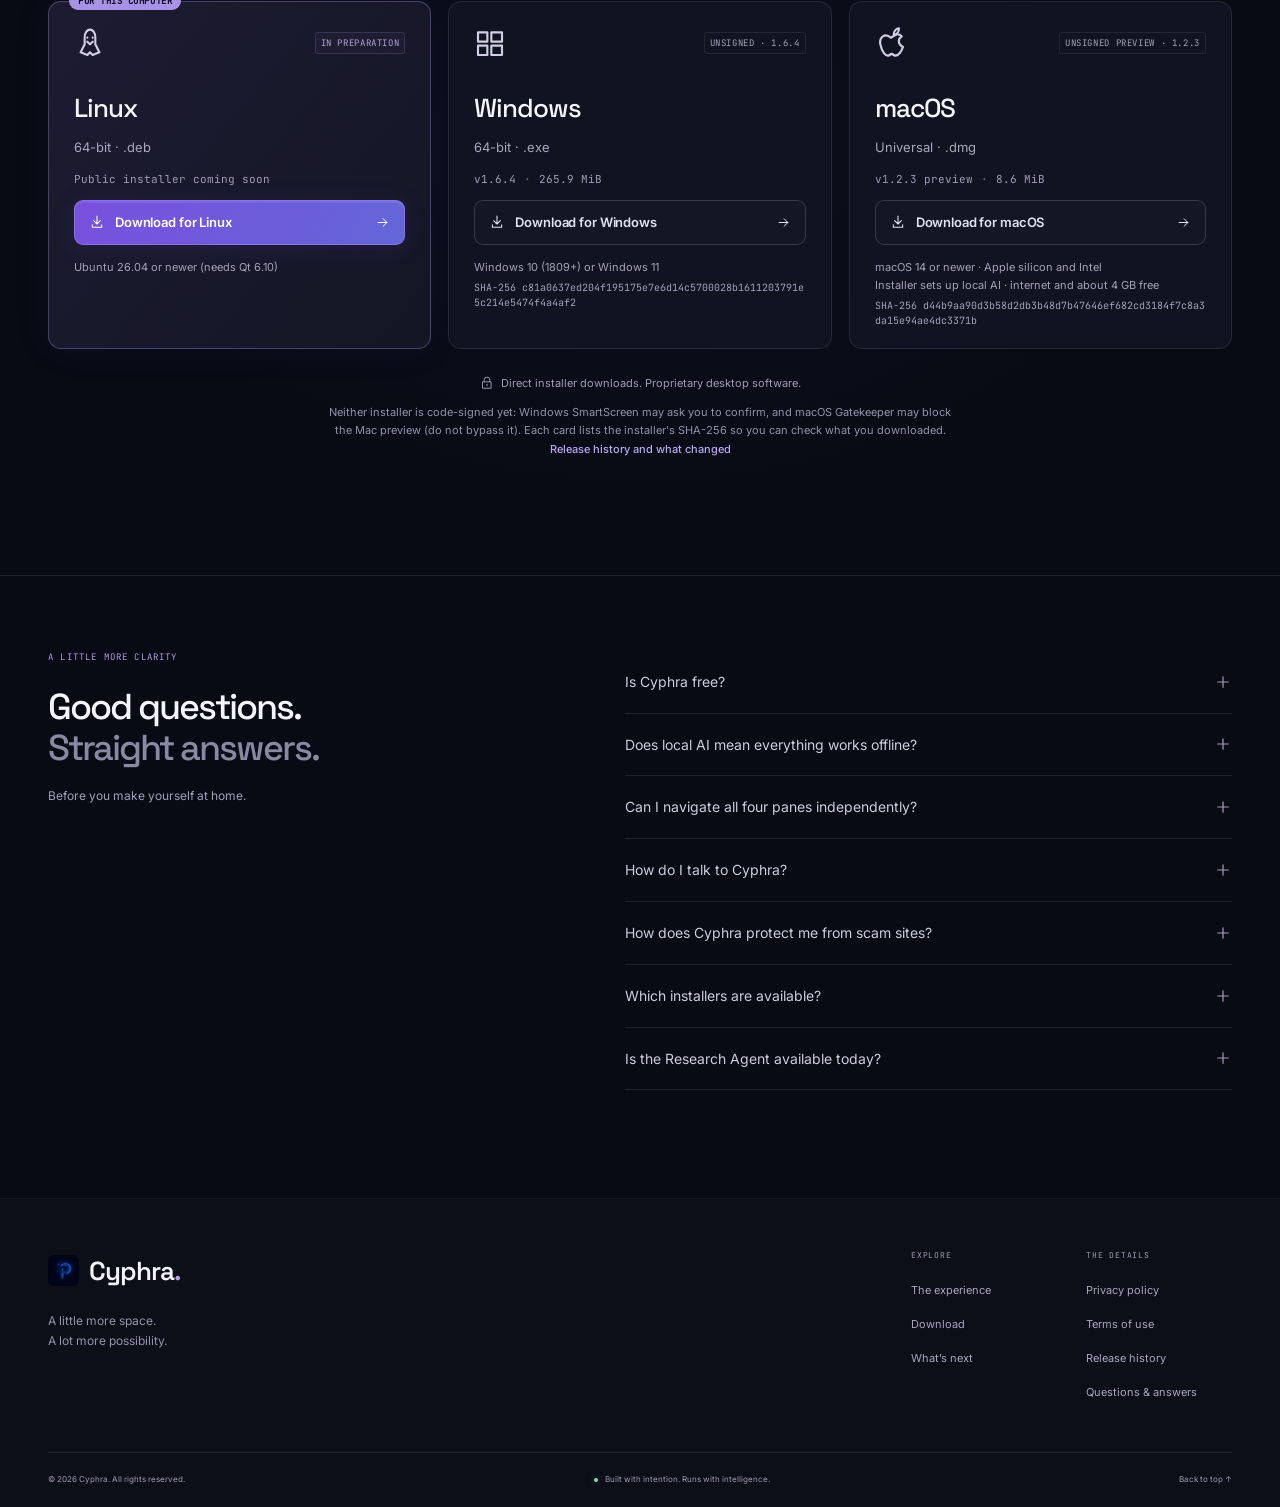
<file: cyphra/index.html>
<!DOCTYPE html><html lang="en"><head><meta charset="UTF-8"><meta name="viewport" content="width=device-width, initial-scale=1"><meta name="theme-color" content="#080b14"><meta name="description" content="Browse in parallel, navigate by voice, and think with local AI. Meet Cyphra, your desktop workspace for a more focused web."><meta property="og:type" content="website"><meta property="og:title" content="Cyphra — A browser with room for more."><meta property="og:description" content="Browse in parallel, navigate by voice, and think with local AI. Meet Cyphra, your desktop workspace for a more focused web."><meta property="og:image" content="https://yashsaxena5.github.io/cyphra/images/social-card.png"><link rel="canonical" href="https://yashsaxena5.github.io/cyphra/"><meta property="og:url" content="https://yashsaxena5.github.io/cyphra/"><meta property="og:image:width" content="1200"><meta property="og:image:height" content="630"><meta property="og:image:alt" content="Cyphra. Browse in parallel. Speak naturally. Work with intelligence."><meta name="twitter:card" content="summary_large_image"><meta name="referrer" content="strict-origin-when-cross-origin"><link rel="icon" type="image/svg+xml" href="/cyphra/favicon.svg"><link rel="icon" sizes="32x32" href="/cyphra/favicon.ico"><title>Cyphra — A browser with room for more.</title><link rel="stylesheet" href="/cyphra/_astro/Footer.BgytM6Uz.css"></head><body id="top"><a href="#main" class="skip-link">Skip to content</a><header class="site-header"><div class="container nav-inner"><a href="/cyphra/" class="brand-link" aria-label="Cyphra home"><span class="brand"><img class="brand-mark" src="/cyphra/images/cyphra-icon.png" width="31" height="31" alt="" aria-hidden="true"><span>Cyphra<span class="brand-dot">.</span></span></span></a><nav id="primary-nav" class="primary-nav" aria-label="Main navigation"><a href="#screenshots">Product</a><a href="#features">Features</a><a href="#privacy">Privacy</a><a href="#research">Research</a></nav><div class="nav-actions"><a class="button button-small button-white" href="#download">Get Cyphra <svg class width="15" height="15" viewBox="0 0 24 24" fill="none" stroke="currentColor" stroke-width="1.6" stroke-linecap="round" stroke-linejoin="round" aria-hidden="true"><path d="M12 3v12m-5-5 5 5 5-5M5 16v4h14v-4"></path></svg></a><button class="menu-toggle icon-button" aria-label="Open navigation" aria-controls="primary-nav" aria-expanded="false"><svg class width="20" height="20" viewBox="0 0 24 24" fill="none" stroke="currentColor" stroke-width="1.6" stroke-linecap="round" stroke-linejoin="round" aria-hidden="true"><path d="M4 6h16M4 12h16M4 18h16"></path></svg></button></div></div></header><main id="main"><section class="hero" aria-labelledby="hero-title"><div class="hero-grid" aria-hidden="true"></div><div class="hero-ambient" aria-hidden="true"></div><div class="container hero-intro"><a class="announcement" href="#features"><i class="status-dot"></i> NEW ON WINDOWS 1.6.4 <span>Analyse any page, five times faster <svg class width="13" height="13" viewBox="0 0 24 24" fill="none" stroke="currentColor" stroke-width="1.6" stroke-linecap="round" stroke-linejoin="round" aria-hidden="true"><path d="M5 12h14m-6-6 6 6-6 6"></path></svg></span></a><h1 id="hero-title">Browse in parallel.<br><span class="gradient-text">Speak naturally.</span><br>Work with intelligence.</h1><p class="hero-copy">More room for your tabs. A voice for your ideas.<br class="desktop-break"> And an AI that runs right on your machine.</p><div class="hero-actions"><a class="button button-primary" href="#download" data-os-cta><span data-os-icon="default"><svg class width="18" height="18" viewBox="0 0 24 24" fill="none" stroke="currentColor" stroke-width="1.6" stroke-linecap="round" stroke-linejoin="round" aria-hidden="true"><path d="M12 3v12m-5-5 5 5 5-5M5 16v4h14v-4"></path></svg></span><span data-os-icon="windows" hidden><svg class width="18" height="18" viewBox="0 0 24 24" fill="none" stroke="currentColor" stroke-width="1.6" stroke-linecap="round" stroke-linejoin="round" aria-hidden="true"><path d="M3 4h7v7H3zM13 4h8v7h-8zM3 14h7v7H3zM13 14h8v7h-8z"></path></svg></span><span data-os-icon="macos" hidden><svg class width="18" height="18" viewBox="0 0 24 24" fill="none" stroke="currentColor" stroke-width="1.6" stroke-linecap="round" stroke-linejoin="round" aria-hidden="true"><path d="M14 6c0-3 2-5 4-5 0 3-2 5-4 5M12 8C7 4 3 8 4 13s4 10 7 8c1-1 2-1 3 0 3 2 6-3 7-6-4-2-4-6-1-8-3-3-5-1-8 1"></path></svg></span><span data-os-icon="linux" hidden><svg class width="18" height="18" viewBox="0 0 24 24" fill="none" stroke="currentColor" stroke-width="1.6" stroke-linecap="round" stroke-linejoin="round" aria-hidden="true"><path d="M8 8c0-8 8-8 8 0v5l3 6-5 2-2-2-2 2-5-2 3-6zM10 8h.01M14 8h.01m-4 3 2 2 2-2"></path></svg></span><span data-os-label>Download for free</span><svg class width="17" height="17" viewBox="0 0 24 24" fill="none" stroke="currentColor" stroke-width="1.6" stroke-linecap="round" stroke-linejoin="round" aria-hidden="true"><path d="M5 12h14m-6-6 6 6-6 6"></path></svg></a><a class="button button-quiet" href="#features">See it in action <span>↘</span></a></div><p class="hero-footnote">Free preview <span>·</span> No account for core browsing <span>·</span> Local AI</p></div><div class="container hero-product"><div class="product-orbit" aria-hidden="true"></div><div class="floating-note"><span class="note-orb"><svg class width="17" height="17" viewBox="0 0 24 24" fill="none" stroke="currentColor" stroke-width="1.6" stroke-linecap="round" stroke-linejoin="round" aria-hidden="true"><path d="m12 3 2.4 6.6L21 12l-6.6 2.4L12 21l-2.4-6.6L3 12l6.6-2.4z"></path></svg></span><span>A little less switching.<br><strong>A lot more doing.</strong></span></div><div id="hero-browser" class="browser-mockup" data-browser-demo data-panes="2" data-theme="midnight"><!-- The real 1.5 chrome: one slim title row (logo, oval address, window
       buttons) and glass tiles on the right edge. No tab strip, no toolbar. --><div class="mock-title"><span class="mock-brand" aria-hidden="true"><span class="brand"><img class="brand-mark" src="/cyphra/images/cyphra-icon.png" width="31" height="31" alt="" aria-hidden="true"></span> Cyphra</span><span class="mock-oval" aria-hidden="true"><svg class width="10" height="10" viewBox="0 0 24 24" fill="none" stroke="currentColor" stroke-width="1.6" stroke-linecap="round" stroke-linejoin="round" aria-hidden="true"><path d="M7 10V7a5 5 0 0 1 10 0v3M5 10h14v11H5zM12 14v3"></path></svg> <b>youtube.com</b><span>/watch?v=a-moment-of-perspective</span></span><span class="mock-winbtns" aria-hidden="true"><i>−</i><i>□</i><i>×</i></span></div><div class="mock-stage"><div class="mock-dock"><span class="mock-tile" aria-hidden="true"><svg class width="12" height="12" viewBox="0 0 24 24" fill="none" stroke="currentColor" stroke-width="1.6" stroke-linecap="round" stroke-linejoin="round" aria-hidden="true"><path d="M5 12h14m-6-6 6 6-6 6"></path></svg></span><span class="mock-tile mock-tile-count" aria-hidden="true">4</span><div class="pane-switch" role="group" aria-label="Browser preview layout"><button class="mock-tile" data-pane-count="1" aria-label="Show one pane" aria-pressed="false"><svg class width="13" height="13" viewBox="0 0 24 24" fill="none" stroke="currentColor" stroke-width="1.6" stroke-linecap="round" stroke-linejoin="round" aria-hidden="true"><path d="M3 4h18v16H3z"></path></svg></button><button class="mock-tile" data-pane-count="2" aria-label="Show two panes" aria-pressed="true"><svg class width="13" height="13" viewBox="0 0 24 24" fill="none" stroke="currentColor" stroke-width="1.6" stroke-linecap="round" stroke-linejoin="round" aria-hidden="true"><path d="M3 4h18v16H3zM12 4v16"></path></svg></button><button class="mock-tile" data-pane-count="4" aria-label="Show four panes" aria-pressed="false"><svg class width="13" height="13" viewBox="0 0 24 24" fill="none" stroke="currentColor" stroke-width="1.6" stroke-linecap="round" stroke-linejoin="round" aria-hidden="true"><path d="M3 3h7v7H3zM14 3h7v7h-7zM3 14h7v7H3zM14 14h7v7h-7z"></path></svg></button></div><span class="mock-tile" aria-hidden="true"><svg class width="12" height="12" viewBox="0 0 24 24" fill="none" stroke="currentColor" stroke-width="1.6" stroke-linecap="round" stroke-linejoin="round" aria-hidden="true"><path d="m12 3 8 3v6c0 5-8 9-8 9s-8-4-8-9V6zM8 12l3 3 5-6"></path></svg></span><span class="mock-tile" aria-hidden="true"><svg class width="12" height="12" viewBox="0 0 24 24" fill="none" stroke="currentColor" stroke-width="1.6" stroke-linecap="round" stroke-linejoin="round" aria-hidden="true"><path d="m12 3 2.4 6.6L21 12l-6.6 2.4L12 21l-2.4-6.6L3 12l6.6-2.4z"></path></svg></span></div><div class="mock-content"><div class="mock-pane video-pane"><div class="pane-address"><span><span class="video-brand">▶</span> youtube.com</span><svg class width="10" height="10" viewBox="0 0 24 24" fill="none" stroke="currentColor" stroke-width="1.6" stroke-linecap="round" stroke-linejoin="round" aria-hidden="true"><path d="M7 10V7a5 5 0 0 1 10 0v3M5 10h14v11H5zM12 14v3"></path></svg></div><div class="video-surface"><div class="eclipse-art"><div class="eclipse-halo"></div><div class="eclipse-sphere"></div><div class="eclipse-orbit"></div><div class="eclipse-star s1"></div><div class="eclipse-star s2"></div><div class="eclipse-star s3"></div></div><div class="video-overline">A LITTLE DISTANCE. A NEW PERSPECTIVE.</div><div class="video-art-title">Beyond the<br><em>everyday.</em></div><div class="video-controls"><button class="demo-play" aria-label="Pause preview animation" aria-pressed="true"><svg class width="13" height="13" viewBox="0 0 24 24" fill="none" stroke="currentColor" stroke-width="1.6" stroke-linecap="round" stroke-linejoin="round" aria-hidden="true"><path d="M8 5v14M16 5v14"></path></svg></button><svg class width="13" height="13" viewBox="0 0 24 24" fill="none" stroke="currentColor" stroke-width="1.6" stroke-linecap="round" stroke-linejoin="round" aria-hidden="true"><path d="m4 9 4 0 4-4v14l-4-4H4zM16 8a6 6 0 0 1 0 8m3-11a10 10 0 0 1 0 14"></path></svg><span>12:48 / 24:00</span><div class="video-progress"><i></i></div><span>HD</span></div></div><div class="video-description"><strong>A moment of perspective — a cosmic journey</strong><p><span class="channel-dot">O</span> Orbit Studio <span class="demo-tag">Demo content</span></p></div></div><div class="mock-pane article-pane"><div class="pane-address"><span><svg class width="11" height="11" viewBox="0 0 24 24" fill="none" stroke="currentColor" stroke-width="1.6" stroke-linecap="round" stroke-linejoin="round" aria-hidden="true"><path d="M21 12a9 9 0 1 1-18 0 9 9 0 0 1 18 0M3 12h18M12 3c5 5 5 13 0 18-5-5-5-13 0-18"></path></svg> A space for your next idea</span><svg class width="10" height="10" viewBox="0 0 24 24" fill="none" stroke="currentColor" stroke-width="1.6" stroke-linecap="round" stroke-linejoin="round" aria-hidden="true"><path d="M7 10V7a5 5 0 0 1 10 0v3M5 10h14v11H5zM12 14v3"></path></svg></div><div class="article-content"><div class="article-brand">the curious mind<span>JOURNAL № 04</span></div><span class="micro-label">SCIENCE & WONDER</span><h3>There’s a whole<br>universe in a question.</h3><p>Every discovery begins with a little curiosity. Follow a thought. Open a new perspective. See where it takes you.</p><div class="article-divider"></div><p class="article-body">The best ideas rarely arrive in a straight line. They happen in the space between things we already know and things we haven’t explored yet.</p><div class="ai-inline"><svg class width="16" height="16" viewBox="0 0 24 24" fill="none" stroke="currentColor" stroke-width="1.6" stroke-linecap="round" stroke-linejoin="round" aria-hidden="true"><path d="m12 3 2.4 6.6L21 12l-6.6 2.4L12 21l-2.4-6.6L3 12l6.6-2.4z"></path></svg><div><strong>A little clarity, on demand.</strong><span>Ask Cyphra about this page.</span></div><svg class width="14" height="14" viewBox="0 0 24 24" fill="none" stroke="currentColor" stroke-width="1.6" stroke-linecap="round" stroke-linejoin="round" aria-hidden="true"><path d="M5 12h14m-6-6 6 6-6 6"></path></svg></div></div></div><div class="mock-pane notes-pane"><div class="pane-address"><span><svg class width="11" height="11" viewBox="0 0 24 24" fill="none" stroke="currentColor" stroke-width="1.6" stroke-linecap="round" stroke-linejoin="round" aria-hidden="true"><path d="M14 2H5v20h14V7zM14 2v5h5M8 12h8M8 16h6"></path></svg> Field notes</span><span>03</span></div><div class="note-content"><span class="micro-label">CONNECTING THE DOTS</span><h3>Room for the<br>next thought.</h3><ul><li><i></i> A new perspective</li><li><i></i> A question worth exploring</li><li><i></i> An idea to come back to</li></ul><div class="note-line"></div><div class="note-line short"></div></div></div><div class="mock-pane chat-pane"><div class="pane-address"><span><svg class width="11" height="11" viewBox="0 0 24 24" fill="none" stroke="currentColor" stroke-width="1.6" stroke-linecap="round" stroke-linejoin="round" aria-hidden="true"><path d="m12 3 2.4 6.6L21 12l-6.6 2.4L12 21l-2.4-6.6L3 12l6.6-2.4z"></path></svg> Cyphra AI</span><span class="local-tag">ON DEVICE</span></div><div class="chat-content"><div class="chat-user">Help me connect these ideas.</div><div class="chat-answer"><svg class width="17" height="17" viewBox="0 0 24 24" fill="none" stroke="currentColor" stroke-width="1.6" stroke-linecap="round" stroke-linejoin="round" aria-hidden="true"><path d="m12 3 2.4 6.6L21 12l-6.6 2.4L12 21l-2.4-6.6L3 12l6.6-2.4z"></path></svg><p>Let’s start with the big picture. What would you like to explore next?</p></div><div class="chat-input">Ask a follow-up <svg class width="14" height="14" viewBox="0 0 24 24" fill="none" stroke="currentColor" stroke-width="1.6" stroke-linecap="round" stroke-linejoin="round" aria-hidden="true"><path d="M5 12h14m-6-6 6 6-6 6"></path></svg></div></div></div></div></div><div class="browser-status"><span><i class="status-dot"></i> Your workspace. In flow.</span><span data-pane-label>2 independent panes</span><span><svg class width="10" height="10" viewBox="0 0 24 24" fill="none" stroke="currentColor" stroke-width="1.6" stroke-linecap="round" stroke-linejoin="round" aria-hidden="true"><path d="M6 6h12v12H6zM9 9h6v6H9zM9 2v4m6-4v4M9 18v4m6-4v4M2 9h4m-4 6h4m12-6h4m-4 6h4"></path></svg> AI on your device</span></div></div><div class="mockup-caption"><span><svg class width="13" height="13" viewBox="0 0 24 24" fill="none" stroke="currentColor" stroke-width="1.6" stroke-linecap="round" stroke-linejoin="round" aria-hidden="true"><path d="M3 4h18v16H3zM12 4v16"></path></svg> Two perspectives. One uninterrupted flow.</span><span>Interactive product preview · Try 1, 2 or 4 panes above</span></div></div><div class="container capability-strip"><span>MADE FOR A MORE<br><strong>intentional internet.</strong></span><div><svg class width="20" height="20" viewBox="0 0 24 24" fill="none" stroke="currentColor" stroke-width="1.6" stroke-linecap="round" stroke-linejoin="round" aria-hidden="true"><path d="M3 3h7v7H3zM14 3h7v7h-7zM3 14h7v7H3zM14 14h7v7h-7z"></path></svg><span>Independent panes</span></div><div><svg class width="20" height="20" viewBox="0 0 24 24" fill="none" stroke="currentColor" stroke-width="1.6" stroke-linecap="round" stroke-linejoin="round" aria-hidden="true"><path d="M9 5a3 3 0 0 1 6 0v7a3 3 0 0 1-6 0zM5 10v2a7 7 0 0 0 14 0v-2M12 19v3M8 22h8"></path></svg><span>Voice, naturally</span></div><div><svg class width="20" height="20" viewBox="0 0 24 24" fill="none" stroke="currentColor" stroke-width="1.6" stroke-linecap="round" stroke-linejoin="round" aria-hidden="true"><path d="M6 6h12v12H6zM9 9h6v6H9zM9 2v4m6-4v4M9 18v4m6-4v4M2 9h4m-4 6h4m12-6h4m-4 6h4"></path></svg><span>Intelligence on device</span></div><div><svg class width="20" height="20" viewBox="0 0 24 24" fill="none" stroke="currentColor" stroke-width="1.6" stroke-linecap="round" stroke-linejoin="round" aria-hidden="true"><path d="m12 3 8 3v6c0 5-8 9-8 9s-8-4-8-9V6zM8 12l3 3 5-6"></path></svg><span>Privacy by choice</span></div></div></section><section id="screenshots" class="section product-gallery" aria-labelledby="screenshots-title"><div class="container"><div class="section-heading reveal"><span class="eyebrow">THE CURRENT DESKTOP BUILD</span><h2 id="screenshots-title">A calmer place<br><span class="muted-heading">to start and keep going.</span></h2><p>Real captures from Cyphra 1.6 for Windows: the new Glass morph theme, a quiet title row, tools at the right edge, and settings with room to read.</p></div><figure class="gallery-lead visual-panel reveal"><img src="/cyphra/images/cyphra-windows-16-glass-morph.jpg" width="1437" height="900" alt="Cyphra 1.6 Glass morph theme with a frosted title bar and translucent right-edge glass tools" loading="eager"><figcaption><strong>Introducing Glass morph</strong><span>Frosted surfaces, luminous edges and soft shadows across the browser controls.</span></figcaption></figure><div class="gallery-pair"><figure class="visual-panel reveal"><img src="/cyphra/images/cyphra-windows-16-palette.jpg" width="1437" height="900" alt="Windows command palette showing navigation actions and their keyboard shortcuts" loading="lazy"><figcaption><strong>Commands where you already type</strong><span>Press Ctrl+K to find an action, with shortcuts and confirmation for consequential steps.</span></figcaption></figure><figure class="visual-panel reveal"><img src="/cyphra/images/cyphra-windows-16-glass-settings.jpg" width="1437" height="900" alt="Glass morph selected in the Windows appearance settings alongside the other eleven themes" loading="lazy"><figcaption><strong>Twelve themes. Your choice.</strong><span>Choose Glass morph in Settings → Appearance for glass across the title bar, menus, settings and Copilot.</span></figcaption></figure></div><div class="gallery-pair"><figure class="visual-panel reveal"><img src="/cyphra/images/cyphra-research.webp" width="1600" height="889" alt="Cyphra Research lab searching real academic papers" loading="lazy"><figcaption><strong>Research lab</strong><span>Search OpenAlex, CORE and arXiv; open sources, PDFs or build a lecture.</span></figcaption></figure><figure class="visual-panel reveal"><img src="/cyphra/images/cyphra-careers.webp" width="1600" height="836" alt="Cyphra Career radar with company portals and open role controls" loading="lazy"><figcaption><strong>Career radar</strong><span>Resolve employer portals and work through real application links.</span></figcaption></figure></div></div></section><section id="different" class="section different-section" aria-labelledby="different-title"><div class="container"><div class="section-heading reveal"><span class="eyebrow">WHAT MAKES CYPHRA DIFFERENT</span><h2 id="different-title">A browser that works for you,<br><span class="muted-heading">on your machine.</span></h2></div><ul class="different-grid reveal"><li><span class="feature-icon"><svg class width="18" height="18" viewBox="0 0 24 24" fill="none" stroke="currentColor" stroke-width="1.6" stroke-linecap="round" stroke-linejoin="round" aria-hidden="true"><path d="M6 6h12v12H6zM9 9h6v6H9zM9 2v4m6-4v4M9 18v4m6-4v4M2 9h4m-4 6h4m12-6h4m-4 6h4"></path></svg></span><div><h3>AI that never leaves your PC</h3><p>Copilot, page summaries and voice run on local models. No cloud AI account, nothing uploaded.</p></div></li><li><span class="feature-icon"><svg class width="18" height="18" viewBox="0 0 24 24" fill="none" stroke="currentColor" stroke-width="1.6" stroke-linecap="round" stroke-linejoin="round" aria-hidden="true"><path d="m12 3 8 3v6c0 5-8 9-8 9s-8-4-8-9V6zM8 12l3 3 5-6"></path></svg></span><div><h3>Safer by default</h3><p>Phishing and malware warnings checked on your computer, https first, risky downloads held for your OK.</p></div></li><li><span class="feature-icon"><svg class width="18" height="18" viewBox="0 0 24 24" fill="none" stroke="currentColor" stroke-width="1.6" stroke-linecap="round" stroke-linejoin="round" aria-hidden="true"><path d="M3 4h18v16H3z"></path></svg></span><div><h3>A screen that’s all page</h3><p>No tab strip, no toolbar. An oval address bar on top; your tools appear when you reach the right edge.</p></div></li><li><span class="feature-icon"><svg class width="18" height="18" viewBox="0 0 24 24" fill="none" stroke="currentColor" stroke-width="1.6" stroke-linecap="round" stroke-linejoin="round" aria-hidden="true"><path d="M3 3h7v7H3zM14 3h7v7h-7zM3 14h7v7H3zM14 14h7v7h-7z"></path></svg></span><div><h3>Up to four pages at once</h3><p>Split the window into two or four independent panes, each with its own history.</p></div></li><li><span class="feature-icon"><svg class width="18" height="18" viewBox="0 0 24 24" fill="none" stroke="currentColor" stroke-width="1.6" stroke-linecap="round" stroke-linejoin="round" aria-hidden="true"><path d="M9 5a3 3 0 0 1 6 0v7a3 3 0 0 1-6 0zM5 10v2a7 7 0 0 0 14 0v-2M12 19v3M8 22h8"></path></svg></span><div><h3>Talk to it</h3><p>English and Hinglish voice commands, with a confirmation before anything consequential.</p></div></li><li><span class="feature-icon"><svg class width="18" height="18" viewBox="0 0 24 24" fill="none" stroke="currentColor" stroke-width="1.6" stroke-linecap="round" stroke-linejoin="round" aria-hidden="true"><path d="M7 10V7a5 5 0 0 1 10 0v3M5 10h14v11H5zM12 14v3"></path></svg></span><div><h3>Nothing about you leaves</h3><p>Passwords in an encrypted local vault, history on your disk, ads and trackers blocked, no telemetry.</p></div></li></ul></div></section><section id="features" class="section features-section" aria-labelledby="features-title"><div class="container"><div class="section-heading reveal"><span class="eyebrow">DESIGNED AROUND THE WAY YOU THINK</span><h2 id="features-title">One browser.<br><span class="muted-heading">Every train of thought.</span></h2><p>Your work doesn’t happen in a straight line.<br>Your browser shouldn’t make it.</p></div><article class="feature-row reveal"><div class="feature-copy"><span class="feature-number">01 / SPACE TO THINK</span><div class="feature-icon"><svg class width="20" height="20" viewBox="0 0 24 24" fill="none" stroke="currentColor" stroke-width="1.6" stroke-linecap="round" stroke-linejoin="round" aria-hidden="true"><path d="M3 3h7v7H3zM14 3h7v7h-7zM3 14h7v7H3zM14 14h7v7h-7z"></path></svg></div><h3>Everything in view.<br>Nothing in your way.</h3><p>A video here. Research there. Your next idea, right beside it. Arrange one, two or four independent panes and give every part of your workflow a place.</p><ul class="feature-points"><li><svg class width="16" height="16" viewBox="0 0 24 24" fill="none" stroke="currentColor" stroke-width="1.6" stroke-linecap="round" stroke-linejoin="round" aria-hidden="true"><path d="m5 12 4 4L19 6"></path></svg> Navigate each pane independently</li><li><svg class width="16" height="16" viewBox="0 0 24 24" fill="none" stroke="currentColor" stroke-width="1.6" stroke-linecap="round" stroke-linejoin="round" aria-hidden="true"><path d="m5 12 4 4L19 6"></path></svg> Bring existing tabs into your layout</li><li><svg class width="16" height="16" viewBox="0 0 24 24" fill="none" stroke="currentColor" stroke-width="1.6" stroke-linecap="round" stroke-linejoin="round" aria-hidden="true"><path d="m5 12 4 4L19 6"></path></svg> Stay in the flow without the constant alt-tab</li></ul><a href="#hero-browser" class="text-link">Try the live layout preview <svg class width="16" height="16" viewBox="0 0 24 24" fill="none" stroke="currentColor" stroke-width="1.6" stroke-linecap="round" stroke-linejoin="round" aria-hidden="true"><path d="M5 12h14m-6-6 6 6-6 6"></path></svg></a></div><div class="layout-visual visual-panel" data-layout-visual data-layout="4"><div class="visual-panel-heading"><span><i class="status-dot"></i> A WORKSPACE THAT ADAPTS</span><svg class width="16" height="16" viewBox="0 0 24 24" fill="none" stroke="currentColor" stroke-width="1.6" stroke-linecap="round" stroke-linejoin="round" aria-hidden="true"><path d="M3 3h7v7H3zM14 3h7v7h-7zM3 14h7v7H3zM14 14h7v7h-7z"></path></svg></div><div class="mini-workspace"><div class="mini-cell mini-video"><span>01 / WATCH</span><div class="mini-planet"></div><svg class width="22" height="22" viewBox="0 0 24 24" fill="none" stroke="currentColor" stroke-width="1.6" stroke-linecap="round" stroke-linejoin="round" aria-hidden="true"><path d="m9 5 11 7-11 7z"></path></svg></div><div class="mini-cell mini-reading"><span>02 / EXPLORE</span><strong>Follow your<br>curiosity.</strong><i></i><i></i><i></i></div><div class="mini-cell mini-document"><span>03 / CREATE</span><div class="mini-doc-heading">The next big idea<span>↗</span></div><i></i><i></i><i></i></div><div class="mini-cell mini-ai"><span>04 / THINK</span><svg class width="23" height="23" viewBox="0 0 24 24" fill="none" stroke="currentColor" stroke-width="1.6" stroke-linecap="round" stroke-linejoin="round" aria-hidden="true"><path d="m12 3 2.4 6.6L21 12l-6.6 2.4L12 21l-2.4-6.6L3 12l6.6-2.4z"></path></svg><strong>A fresh perspective.</strong><i></i><i></i></div></div><div class="layout-options" role="group" aria-label="Workspace arrangement"><button data-layout-count="1" aria-pressed="false"><svg class width="14" height="14" viewBox="0 0 24 24" fill="none" stroke="currentColor" stroke-width="1.6" stroke-linecap="round" stroke-linejoin="round" aria-hidden="true"><path d="M3 4h18v16H3z"></path></svg> Focus</button><button data-layout-count="2" aria-pressed="false"><svg class width="14" height="14" viewBox="0 0 24 24" fill="none" stroke="currentColor" stroke-width="1.6" stroke-linecap="round" stroke-linejoin="round" aria-hidden="true"><path d="M3 4h18v16H3zM12 4v16"></path></svg> Side by side</button><button data-layout-count="4" aria-pressed="true"><svg class width="14" height="14" viewBox="0 0 24 24" fill="none" stroke="currentColor" stroke-width="1.6" stroke-linecap="round" stroke-linejoin="round" aria-hidden="true"><path d="M3 3h7v7H3zM14 3h7v7h-7zM3 14h7v7H3zM14 14h7v7h-7z"></path></svg> The big picture</button></div></div></article><article class="feature-row reverse reveal"><div class="feature-copy"><span class="feature-number">02 / A MORE NATURAL CONNECTION</span><div class="feature-icon"><svg class width="20" height="20" viewBox="0 0 24 24" fill="none" stroke="currentColor" stroke-width="1.6" stroke-linecap="round" stroke-linejoin="round" aria-hidden="true"><path d="M9 5a3 3 0 0 1 6 0v7a3 3 0 0 1-6 0zM5 10v2a7 7 0 0 0 14 0v-2M12 19v3M8 22h8"></path></svg></div><h3>You have a voice.<br>Your browser listens.</h3><p>“Open YouTube.” “Search for flights to Tokyo.” “Summarize this page.” Say what you need, then keep the conversation going.</p><p>Wake Cyphra with its name. Follow up naturally. Stay in control with a clear listening indicator and confirmation for consequential actions.</p><span class="inline-chip"><i class="status-dot"></i> English & Hinglish commands</span></div><div class="voice-visual visual-panel" data-voice-demo><div class="visual-panel-heading"><span>LESS CLICKING. MORE CONVERSATION.</span><span class="preview-label">INTERACTIVE DEMO</span></div><div class="voice-orb"><svg class width="31" height="31" viewBox="0 0 24 24" fill="none" stroke="currentColor" stroke-width="1.6" stroke-linecap="round" stroke-linejoin="round" aria-hidden="true"><path d="M9 5a3 3 0 0 1 6 0v7a3 3 0 0 1-6 0zM5 10v2a7 7 0 0 0 14 0v-2M12 19v3M8 22h8"></path></svg></div><div class="waveform" aria-hidden="true"><i style="--bar-height:9px;--delay:0s"></i><i style="--bar-height:15px;--delay:-0.07s"></i><i style="--bar-height:27px;--delay:-0.14s"></i><i style="--bar-height:20px;--delay:-0.21000000000000002s"></i><i style="--bar-height:39px;--delay:-0.28s"></i><i style="--bar-height:52px;--delay:-0.35000000000000003s"></i><i style="--bar-height:32px;--delay:-0.42000000000000004s"></i><i style="--bar-height:66px;--delay:-0.49000000000000005s"></i><i style="--bar-height:42px;--delay:-0.56s"></i><i style="--bar-height:73px;--delay:-0.6300000000000001s"></i><i style="--bar-height:55px;--delay:-0.7000000000000001s"></i><i style="--bar-height:35px;--delay:-0.77s"></i><i style="--bar-height:69px;--delay:-0.8400000000000001s"></i><i style="--bar-height:81px;--delay:-0.9100000000000001s"></i><i style="--bar-height:49px;--delay:-0.9800000000000001s"></i><i style="--bar-height:31px;--delay:-1.05s"></i><i style="--bar-height:54px;--delay:-1.12s"></i><i style="--bar-height:72px;--delay:-1.1900000000000002s"></i><i style="--bar-height:42px;--delay:-1.2600000000000002s"></i><i style="--bar-height:61px;--delay:-1.33s"></i><i style="--bar-height:80px;--delay:-1.4000000000000001s"></i><i style="--bar-height:55px;--delay:-1.4700000000000002s"></i><i style="--bar-height:38px;--delay:-1.54s"></i><i style="--bar-height:67px;--delay:-1.61s"></i><i style="--bar-height:48px;--delay:-1.6800000000000002s"></i><i style="--bar-height:26px;--delay:-1.7500000000000002s"></i><i style="--bar-height:53px;--delay:-1.8200000000000003s"></i><i style="--bar-height:36px;--delay:-1.8900000000000001s"></i><i style="--bar-height:21px;--delay:-1.9600000000000002s"></i><i style="--bar-height:39px;--delay:-2.0300000000000002s"></i><i style="--bar-height:23px;--delay:-2.1s"></i><i style="--bar-height:13px;--delay:-2.1700000000000004s"></i><i style="--bar-height:8px;--delay:-2.24s"></i></div><div class="voice-transcript" aria-live="polite"><span data-voice-status>READY WHEN YOU ARE</span><p data-voice-quote>“Cyphra, open Google.”</p><span data-voice-answer>One thought. One simple command.</span></div><button class="button button-outline demo-voice-button" data-voice-play><svg class width="15" height="15" viewBox="0 0 24 24" fill="none" stroke="currentColor" stroke-width="1.6" stroke-linecap="round" stroke-linejoin="round" aria-hidden="true"><path d="m9 5 11 7-11 7z"></path></svg> Play the conversation</button><p class="demo-note">Simulated preview. Your microphone stays off.</p></div></article><article class="feature-row reveal"><div class="feature-copy"><span class="feature-number">03 / INTELLIGENCE, CLOSER TO HOME</span><div class="feature-icon"><svg class width="20" height="20" viewBox="0 0 24 24" fill="none" stroke="currentColor" stroke-width="1.6" stroke-linecap="round" stroke-linejoin="round" aria-hidden="true"><path d="M6 6h12v12H6zM9 9h6v6H9zM9 2v4m6-4v4M9 18v4m6-4v4M2 9h4m-4 6h4m12-6h4m-4 6h4"></path></svg></div><h3>Big ideas.<br>Local intelligence.</h3><p>Get the gist of a long page. Ask a better follow-up. Turn a spark of curiosity into a useful starting point, with AI powered by Ollama and Gemma 4 on your computer.</p><p>Ask Cyphra to analyse the page you are on, such as a dashboard, a profile or a report, and it reads the whole page, screenshots included, then returns the numbers, the metrics, what they mean and a plan. On a laptop CPU a full analysis of a long article takes about eight minutes.</p><p>Your prompts and page context can be processed locally. No cloud AI account is needed for local mode.</p><a href="#privacy" class="text-link">Get to know the local approach <svg class width="16" height="16" viewBox="0 0 24 24" fill="none" stroke="currentColor" stroke-width="1.6" stroke-linecap="round" stroke-linejoin="round" aria-hidden="true"><path d="M5 12h14m-6-6 6 6-6 6"></path></svg></a></div><div class="ai-visual visual-panel" data-ai-demo><div class="visual-panel-heading"><span><svg class width="17" height="17" viewBox="0 0 24 24" fill="none" stroke="currentColor" stroke-width="1.6" stroke-linecap="round" stroke-linejoin="round" aria-hidden="true"><path d="m12 3 2.4 6.6L21 12l-6.6 2.4L12 21l-2.4-6.6L3 12l6.6-2.4z"></path></svg> CYPHRA COPILOT</span><span class="local-pill"><i class="status-dot"></i> LOCAL MODEL</span></div><div class="ai-user-message" data-ai-prompt>Give me the big picture of this page.</div><div class="ai-message"><span class="ai-avatar"><svg class width="18" height="18" viewBox="0 0 24 24" fill="none" stroke="currentColor" stroke-width="1.6" stroke-linecap="round" stroke-linejoin="round" aria-hidden="true"><path d="m12 3 2.4 6.6L21 12l-6.6 2.4L12 21l-2.4-6.6L3 12l6.6-2.4z"></path></svg></span><div><span class="ai-message-name">Cyphra <small>On your device</small></span><p data-ai-response>This page explores a simple idea: curiosity makes room for discovery. Here are three things to take away.</p><ol data-ai-points><li>Start with a question worth asking.</li><li>Connect ideas across different sources.</li><li>Leave space for an unexpected answer.</li></ol></div></div><div class="ai-prompt-chips"><button data-ai-choice="summary" aria-pressed="true">Summarize</button><button data-ai-choice="explain" aria-pressed="false">Explain simply</button><button data-ai-choice="questions" aria-pressed="false">Go deeper</button></div><div class="ai-footer"><svg class width="13" height="13" viewBox="0 0 24 24" fill="none" stroke="currentColor" stroke-width="1.6" stroke-linecap="round" stroke-linejoin="round" aria-hidden="true"><path d="M7 10V7a5 5 0 0 1 10 0v3M5 10h14v11H5zM12 14v3"></path></svg> Local processing. Your hardware. Your control.<span>Demo</span></div></div></article><article class="feature-row reverse reveal"><div class="feature-copy"><span class="feature-number">04 / A LITTLE LESS INTERNET NOISE</span><div class="feature-icon"><svg class width="20" height="20" viewBox="0 0 24 24" fill="none" stroke="currentColor" stroke-width="1.6" stroke-linecap="round" stroke-linejoin="round" aria-hidden="true"><path d="m12 3 8 3v6c0 5-8 9-8 9s-8-4-8-9V6zM8 12l3 3 5-6"></path></svg></div><h3>More of the page.<br>Less of the clutter.</h3><p>Built-in ad and tracker blocking keeps distractions out of your way, YouTube ads included, with no extension to install. Known phishing and malware sites get a full-page warning, checked on your own computer.</p><p class="small-copy">Blocking effectiveness varies by site. You can adjust protection when a page needs it.</p><div class="inline-chip"><svg class width="14" height="14" viewBox="0 0 24 24" fill="none" stroke="currentColor" stroke-width="1.6" stroke-linecap="round" stroke-linejoin="round" aria-hidden="true"><path d="m12 3 8 3v6c0 5-8 9-8 9s-8-4-8-9V6zM8 12l3 3 5-6"></path></svg> Your privacy shield, built in</div></div><div class="shield-visual visual-panel" data-block-demo data-blocked="true"><div class="visual-panel-heading"><span>ONE PAGE. A CLEARER PERSPECTIVE.</span><button class="shield-toggle" role="switch" aria-checked="true" aria-label="Preview ad and tracker blocking"><span>Shield on</span><i></i></button></div><div class="mock-news-site"><div class="fake-news-logo">FORM<span>Ideas for a thoughtful life.</span></div><div class="demo-ad"><span>ADVERTISEMENT</span><strong>Something you didn’t come here for.</strong></div><div class="clean-article"><div class="plant-art"><div></div><i></i><b></b></div><span class="micro-label">LESS, BUT BETTER</span><h4>The art of<br>paying attention.</h4><p>A little room to breathe.<br>A little more of what matters.</p><div class="text-lines"><i></i><i></i><i></i></div></div><div class="demo-ad bottom-ad">ANOTHER DISTRACTION</div></div><div class="shield-result"><svg class width="15" height="15" viewBox="0 0 24 24" fill="none" stroke="currentColor" stroke-width="1.6" stroke-linecap="round" stroke-linejoin="round" aria-hidden="true"><path d="m12 3 8 3v6c0 5-8 9-8 9s-8-4-8-9V6zM8 12l3 3 5-6"></path></svg><span data-block-result>Distractions removed. Curiosity uninterrupted.</span><small>Illustrative preview</small></div></div></article></div></section><section class="section personality-section" aria-labelledby="personality-title"><div class="container"><div class="section-heading reveal"><span class="eyebrow">YOUR INTERNET, WITH A LITTLE MORE YOU</span><h2 id="personality-title">Useful by nature.<br><span class="muted-heading">Personal by design.</span></h2></div><div class="personality-grid"><article class="news-feature visual-panel reveal" data-news-demo><div class="card-heading"><span class="feature-icon"><svg class width="20" height="20" viewBox="0 0 24 24" fill="none" stroke="currentColor" stroke-width="1.6" stroke-linecap="round" stroke-linejoin="round" aria-hidden="true"><path d="M4 3h16v18H4zM7 6h5v5H7zM15 6h2m-2 4h2M7 15h10M7 18h7"></path></svg></span><div><h3>A world worth opening.</h3><p>Fresh headlines. A calmer starting point.</p></div></div><div class="news-widget"><div class="news-widget-brand">The Cyphra Edit<span>YOUR DAILY PERSPECTIVE</span></div><div class="news-categories" role="group" aria-label="News preview category"><button data-news-category="Tech" aria-pressed="true">Tech</button><button data-news-category="Science" aria-pressed="false">Science</button><button data-news-category="World" aria-pressed="false">World</button><button data-news-category="Finance" aria-pressed="false">Finance</button></div><div class="news-lead"><div class="news-art"><span></span><i></i><b></b></div><div><span class="micro-label" data-news-kicker>TECH / THE BIG IDEA</span><h4 data-news-title>Intelligence moves closer to home.</h4><span class="news-read">A different perspective · Demo story</span></div></div><div class="news-bottom"><span>Made for your morning, built into your browser.</span><svg class width="18" height="18" viewBox="0 0 24 24" fill="none" stroke="currentColor" stroke-width="1.6" stroke-linecap="round" stroke-linejoin="round" aria-hidden="true"><path d="M5 12h14m-6-6 6 6-6 6"></path></svg></div></div><p class="card-footnote">Explore news across Tech, Finance, World and Science. Headlines require an internet connection.</p></article><article class="themes-feature visual-panel reveal" data-theme-showcase><div class="card-heading"><span class="feature-icon"><svg class width="20" height="20" viewBox="0 0 24 24" fill="none" stroke="currentColor" stroke-width="1.6" stroke-linecap="round" stroke-linejoin="round" aria-hidden="true"><path d="m12 3 2.4 6.6L21 12l-6.6 2.4L12 21l-2.4-6.6L3 12l6.6-2.4z"></path></svg></span><div><h3>Find your frequency.</h3><p>A workspace that feels like yours.</p></div></div><div class="theme-preview" data-preview-theme="midnight"><div class="theme-mini-nav"><span class="theme-mini-logo">C.</span><span>New perspective</span><i>+</i></div><div class="theme-mini-page"><span>MAKE ROOM FOR</span><strong>Your next<br><em>great idea.</em></strong><div class="theme-mini-search"><svg class width="12" height="12" viewBox="0 0 24 24" fill="none" stroke="currentColor" stroke-width="1.6" stroke-linecap="round" stroke-linejoin="round" aria-hidden="true"><path d="M15.5 15.5 21 21M18 10a8 8 0 1 1-16 0 8 8 0 0 1 16 0"></path></svg> Where shall we go?</div></div></div><div class="theme-options" role="group" aria-label="Preview a Cyphra theme"><button data-theme-choice="midnight" aria-pressed="true"><i class="swatch swatch-midnight"></i> Midnight</button><button data-theme-choice="aurora" aria-pressed="false"><i class="swatch swatch-aurora"></i> Aurora</button><button data-theme-choice="daylight" aria-pressed="false"><i class="swatch swatch-daylight"></i> Daylight</button></div><p class="card-footnote">Illustrative theme preview. Choose from 12 browser themes, including the new Glass morph material.</p></article></div></div></section><section id="privacy" class="section privacy-section" aria-labelledby="privacy-title"><div class="privacy-radial" aria-hidden="true"></div><div class="container"><div class="privacy-symbol reveal" aria-hidden="true"><div class="privacy-ring ring-one"></div><div class="privacy-ring ring-two"></div><div class="privacy-ring ring-three"></div><div class="shield-core"><svg class width="48" height="48" viewBox="0 0 24 24" fill="none" stroke="currentColor" stroke-width="1.6" stroke-linecap="round" stroke-linejoin="round" aria-hidden="true"><path d="m12 3 8 3v6c0 5-8 9-8 9s-8-4-8-9V6zM8 12l3 3 5-6"></path></svg></div><span class="orbit-label label-local"><i class="status-dot"></i> ON YOUR DEVICE</span><span class="orbit-label label-owned"><svg class width="12" height="12" viewBox="0 0 24 24" fill="none" stroke="currentColor" stroke-width="1.6" stroke-linecap="round" stroke-linejoin="round" aria-hidden="true"><path d="M7 10V7a5 5 0 0 1 10 0v3M5 10h14v11H5zM12 14v3"></path></svg> IN YOUR CONTROL</span></div><div class="section-heading centered reveal"><span class="eyebrow">PRIVACY IS PERSONAL. WE KEEP IT THAT WAY.</span><h2 id="privacy-title">Your thoughts.<br><span class="gradient-text">Your machine.</span></h2><p>Useful intelligence doesn’t have to mean sending your<br class="desktop-break"> page context to a cloud AI service.</p></div><div class="privacy-pillars reveal"><article><span>01</span><svg class width="25" height="25" viewBox="0 0 24 24" fill="none" stroke="currentColor" stroke-width="1.6" stroke-linecap="round" stroke-linejoin="round" aria-hidden="true"><path d="M6 6h12v12H6zM9 9h6v6H9zM9 2v4m6-4v4M9 18v4m6-4v4M2 9h4m-4 6h4m12-6h4m-4 6h4"></path></svg><h3>AI that stays local.</h3><p>With local Ollama models, prompts, page summaries and answers are processed on your computer.</p></article><article><span>02</span><svg class width="25" height="25" viewBox="0 0 24 24" fill="none" stroke="currentColor" stroke-width="1.6" stroke-linecap="round" stroke-linejoin="round" aria-hidden="true"><path d="m12 3 8 3v6c0 5-8 9-8 9s-8-4-8-9V6zM8 12l3 3 5-6"></path></svg><h3>A quieter kind of website.</h3><p>This website includes no analytics, advertising trackers or third-party scripts. Even the fonts are served locally.</p></article><article><span>03</span><svg class width="25" height="25" viewBox="0 0 24 24" fill="none" stroke="currentColor" stroke-width="1.6" stroke-linecap="round" stroke-linejoin="round" aria-hidden="true"><path d="M7 10V7a5 5 0 0 1 10 0v3M5 10h14v11H5zM12 14v3"></path></svg><h3>Credentials stay with you.</h3><p>Cyphra’s credential vault stores saved logins locally. Sensitive actions ask for your confirmation.</p></article></div><div class="privacy-fineprint"><p>Browsing, news feeds and model downloads still use the internet.<br>Local AI describes where inference happens, not an offline internet.</p><a class="text-link" href="/cyphra/privacy/">Read the privacy details <svg class width="16" height="16" viewBox="0 0 24 24" fill="none" stroke="currentColor" stroke-width="1.6" stroke-linecap="round" stroke-linejoin="round" aria-hidden="true"><path d="M5 12h14m-6-6 6 6-6 6"></path></svg></a></div></div></section><section id="research" class="section research-section" aria-labelledby="research-title"><div class="container research-inner visual-panel reveal"><div class="research-copy"><span class="soon-badge"><i></i> AVAILABLE IN THE FREE PREVIEW</span><h2 id="research-title">From a question<br><span class="muted-heading">to material you can use.</span></h2><p>Search real academic indexes, open the original source or PDF, and turn a selected paper into a focused lecture with your local model.</p><span class="research-status"><svg class width="15" height="15" viewBox="0 0 24 24" fill="none" stroke="currentColor" stroke-width="1.6" stroke-linecap="round" stroke-linejoin="round" aria-hidden="true"><path d="m5 12 4 4L19 6"></path></svg> OpenAlex, CORE and arXiv fallback search</span></div><div class="shipped-stack" aria-label="Research workflow"><article><span>01</span><div><strong>Search broadly</strong><p>One query across academic sources with clear loading and error states.</p></div></article><article><span>02</span><div><strong>Open the evidence</strong><p>Every result exposes its source and PDF when the publisher provides one.</p></div></article><article><span>03</span><div><strong>Build a lecture</strong><p>Use the paper title and abstract to create a structured local learning session.</p></div></article></div></div></section><section id="download" class="section download-section" aria-labelledby="download-title"><div class="container"><div class="section-heading centered reveal"><span class="eyebrow">FREE DESKTOP PREVIEW</span><h2 id="download-title">Make yourself<br><span class="gradient-text">at home on the web.</span></h2><p>Download the current free tier. Paid plans will arrive later.<br>No account required for core browsing.</p></div><div class="download-grid reveal"><article id="download-windows" data-platform="windows" class="download-card featured"><span class="for-you" data-for-you-label hidden>FOR THIS COMPUTER</span><div class="download-card-top"><svg class width="32" height="32" viewBox="0 0 24 24" fill="none" stroke="currentColor" stroke-width="1.6" stroke-linecap="round" stroke-linejoin="round" aria-hidden="true"><path d="M3 4h7v7H3zM13 4h8v7h-8zM3 14h7v7H3zM13 14h8v7h-8z"></path></svg><span class="release-state">UNSIGNED · 1.6.4</span></div><h3>Windows</h3><p>64-bit · .exe</p><div class="download-version">v1.6.4<span>·</span>265.9 MiB</div><a class="button button-primary" href="https://github.com/yashsaxena5/yashsaxena5.github.io/releases/download/cyphra-v1.6.4/CyphraSetup_v1.6.4.exe" data-download-platform="windows" data-release-url="https://github.com/yashsaxena5/yashsaxena5.github.io/releases/download/cyphra-v1.6.4/CyphraSetup_v1.6.4.exe" aria-label="Download for Windows"><svg class width="16" height="16" viewBox="0 0 24 24" fill="none" stroke="currentColor" stroke-width="1.6" stroke-linecap="round" stroke-linejoin="round" aria-hidden="true"><path d="M12 3v12m-5-5 5 5 5-5M5 16v4h14v-4"></path></svg> Download for Windows<svg class width="15" height="15" viewBox="0 0 24 24" fill="none" stroke="currentColor" stroke-width="1.6" stroke-linecap="round" stroke-linejoin="round" aria-hidden="true"><path d="M5 12h14m-6-6 6 6-6 6"></path></svg></a><p class="system-requirement">Windows 10 (1809+) or Windows 11<br><code>SHA-256 c81a0637ed204f195175e7e6d14c5700028b1611203791e5c214e5474f4a4af2</code></p></article><article id="download-macos" data-platform="macos" class="download-card"><span class="for-you" data-for-you-label hidden>FOR THIS COMPUTER</span><div class="download-card-top"><svg class width="32" height="32" viewBox="0 0 24 24" fill="none" stroke="currentColor" stroke-width="1.6" stroke-linecap="round" stroke-linejoin="round" aria-hidden="true"><path d="M14 6c0-3 2-5 4-5 0 3-2 5-4 5M12 8C7 4 3 8 4 13s4 10 7 8c1-1 2-1 3 0 3 2 6-3 7-6-4-2-4-6-1-8-3-3-5-1-8 1"></path></svg><span class="release-state">UNSIGNED PREVIEW · 1.2.3</span></div><h3>macOS</h3><p>Universal · .dmg</p><div class="download-version">v1.2.3 preview<span>·</span>8.6 MiB</div><a class="button button-outline" href="https://yashsaxena5.github.io/downloads/Cyphra-1.2.3-preview.dmg" data-download-platform="macos" data-release-url="https://yashsaxena5.github.io/downloads/Cyphra-1.2.3-preview.dmg" aria-label="Download for macOS"><svg class width="16" height="16" viewBox="0 0 24 24" fill="none" stroke="currentColor" stroke-width="1.6" stroke-linecap="round" stroke-linejoin="round" aria-hidden="true"><path d="M12 3v12m-5-5 5 5 5-5M5 16v4h14v-4"></path></svg> Download for macOS<svg class width="15" height="15" viewBox="0 0 24 24" fill="none" stroke="currentColor" stroke-width="1.6" stroke-linecap="round" stroke-linejoin="round" aria-hidden="true"><path d="M5 12h14m-6-6 6 6-6 6"></path></svg></a><p class="system-requirement">macOS 14 or newer · Apple silicon and Intel<br>Installer sets up local AI · internet and about 4 GB free<br><code>SHA-256 d44b9aa90d3b58d2db3b48d7b47646ef682cd3184f7c8a3da15e94ae4dc3371b</code></p></article><article id="download-linux" data-platform="linux" class="download-card"><span class="for-you" data-for-you-label hidden>FOR THIS COMPUTER</span><div class="download-card-top"><svg class width="32" height="32" viewBox="0 0 24 24" fill="none" stroke="currentColor" stroke-width="1.6" stroke-linecap="round" stroke-linejoin="round" aria-hidden="true"><path d="M8 8c0-8 8-8 8 0v5l3 6-5 2-2-2-2 2-5-2 3-6zM10 8h.01M14 8h.01m-4 3 2 2 2-2"></path></svg><span class="release-state">IN PREPARATION</span></div><h3>Linux</h3><p>64-bit · .deb</p><div class="download-version">Public installer coming soon</div><a class="button button-outline" href="#download-linux" data-download-platform="linux" data-release-url aria-label="Download for Linux — view availability"><svg class width="16" height="16" viewBox="0 0 24 24" fill="none" stroke="currentColor" stroke-width="1.6" stroke-linecap="round" stroke-linejoin="round" aria-hidden="true"><path d="M12 3v12m-5-5 5 5 5-5M5 16v4h14v-4"></path></svg> Download for Linux<svg class width="15" height="15" viewBox="0 0 24 24" fill="none" stroke="currentColor" stroke-width="1.6" stroke-linecap="round" stroke-linejoin="round" aria-hidden="true"><path d="M5 12h14m-6-6 6 6-6 6"></path></svg></a><p class="system-requirement">Ubuntu 26.04 or newer (needs Qt 6.10)</p></article></div><div class="download-notes"><span><svg class width="14" height="14" viewBox="0 0 24 24" fill="none" stroke="currentColor" stroke-width="1.6" stroke-linecap="round" stroke-linejoin="round" aria-hidden="true"><path d="M7 10V7a5 5 0 0 1 10 0v3M5 10h14v11H5zM12 14v3"></path></svg> Direct installer downloads. Proprietary desktop software.</span><p>Neither installer is code-signed yet: Windows SmartScreen may ask you to confirm, and macOS Gatekeeper may block the Mac preview (do not bypass it). Each card lists the installer's SHA-256 so you can check what you downloaded. <a class="text-link" href="/cyphra/releases/">Release history and what changed</a></p></div></div></section><dialog id="download-dialog" aria-labelledby="download-dialog-title" aria-describedby="download-dialog-description"><div class="dialog-top"><span class="eyebrow">CYPHRA DOWNLOADS</span><button class="icon-button" data-close-dialog aria-label="Close download details"><svg class width="20" height="20" viewBox="0 0 24 24" fill="none" stroke="currentColor" stroke-width="1.6" stroke-linecap="round" stroke-linejoin="round" aria-hidden="true"><path d="m6 6 12 12M6 18 18 6"></path></svg></button></div><span class="dialog-download-icon"><svg class width="29" height="29" viewBox="0 0 24 24" fill="none" stroke="currentColor" stroke-width="1.6" stroke-linecap="round" stroke-linejoin="round" aria-hidden="true"><path d="M12 3v12m-5-5 5 5 5-5M5 16v4h14v-4"></path></svg></span><h2 id="download-dialog-title">Download Cyphra</h2><p id="download-dialog-description"></p><div class="checksum-block" hidden><span>WINDOWS RELEASE SHA-256</span><code id="checksum-value"></code><button class="text-link" data-copy-checksum><svg class width="14" height="14" viewBox="0 0 24 24" fill="none" stroke="currentColor" stroke-width="1.6" stroke-linecap="round" stroke-linejoin="round" aria-hidden="true"><path d="M8 8h12v13H8zM4 16H2V2h13v2"></path></svg> Copy checksum</button><span id="checksum-status" role="status"></span></div><button class="button button-primary" data-close-dialog>Got it <svg class width="16" height="16" viewBox="0 0 24 24" fill="none" stroke="currentColor" stroke-width="1.6" stroke-linecap="round" stroke-linejoin="round" aria-hidden="true"><path d="m5 12 4 4L19 6"></path></svg></button></dialog><section id="faq" class="section faq-section" aria-labelledby="faq-title"><div class="container faq-layout"><div class="reveal"><span class="eyebrow">A LITTLE MORE CLARITY</span><h2 id="faq-title">Good questions.<br><span class="muted-heading">Straight answers.</span></h2><p>Before you make yourself at home.</p></div><div class="faq-list reveal"><details><summary>Is Cyphra free?<svg class width="18" height="18" viewBox="0 0 24 24" fill="none" stroke="currentColor" stroke-width="1.6" stroke-linecap="round" stroke-linejoin="round" aria-hidden="true"><path d="M12 5v14M5 12h14"></path></svg></summary><p>Yes. Cyphra is free to use, and core browsing does not require an account. Local AI runs with Ollama on your own hardware. The macOS installer downloads and verifies the runtime and starter model for you.</p></details><details><summary>Does local AI mean everything works offline?<svg class width="18" height="18" viewBox="0 0 24 24" fill="none" stroke="currentColor" stroke-width="1.6" stroke-linecap="round" stroke-linejoin="round" aria-hidden="true"><path d="M12 5v14M5 12h14"></path></svg></summary><p>Local model inference can run on your computer once Ollama and a model are installed. Websites, live news, searches and initial model downloads still require a network connection.</p></details><details><summary>Can I navigate all four panes independently?<svg class width="18" height="18" viewBox="0 0 24 24" fill="none" stroke="currentColor" stroke-width="1.6" stroke-linecap="round" stroke-linejoin="round" aria-hidden="true"><path d="M12 5v14M5 12h14"></path></svg></summary><p>Yes. Each pane can display and navigate a different page, and existing tabs can be arranged into a split layout. Panes share the browser profile, so they are not isolated login sessions.</p></details><details><summary>How do I talk to Cyphra?<svg class width="18" height="18" viewBox="0 0 24 24" fill="none" stroke="currentColor" stroke-width="1.6" stroke-linecap="round" stroke-linejoin="round" aria-hidden="true"><path d="M12 5v14M5 12h14"></path></svg></summary><p>Enable voice in the browser and use the wake word “Cyphra,” then say a command such as “navigate to google.com.” Voice availability depends on your platform, microphone permissions and installed speech model. The Windows and macOS voice paths are verified implementations.</p></details><details><summary>How does Cyphra protect me from scam sites?<svg class width="18" height="18" viewBox="0 0 24 24" fill="none" stroke="currentColor" stroke-width="1.6" stroke-linecap="round" stroke-linejoin="round" aria-hidden="true"><path d="M12 5v14M5 12h14"></path></svg></summary><p>It checks each address against public lists of live phishing and malware sites that are downloaded to your PC, so the addresses you visit are never sent anywhere. A match shows a full-page warning. It also tries https first, refuses broken certificates and holds risky downloads for your OK. The lists catch known-bad sites, not every dangerous one.</p></details><details><summary>Which installers are available?<svg class width="18" height="18" viewBox="0 0 24 24" fill="none" stroke="currentColor" stroke-width="1.6" stroke-linecap="round" stroke-linejoin="round" aria-hidden="true"><path d="M12 5v14M5 12h14"></path></svg></summary><p>Windows 1.5.0 and a macOS 1.2.3 developer preview. Neither is code-signed yet, so Windows SmartScreen may ask you to confirm and macOS Gatekeeper may block the preview. The Linux package remains in preparation.</p></details><details><summary>Is the Research Agent available today?<svg class width="18" height="18" viewBox="0 0 24 24" fill="none" stroke="currentColor" stroke-width="1.6" stroke-linecap="round" stroke-linejoin="round" aria-hidden="true"><path d="M12 5v14M5 12h14"></path></svg></summary><p>Not yet. Autonomous multi-site research is in development and is not included in the current release. The website shows a concept preview of the planned experience.</p></details></div></div></section></main><footer class="site-footer"><div class="container footer-main"><div><a href="/cyphra/" class="brand-link" aria-label="Cyphra home"><span class="brand"><img class="brand-mark" src="/cyphra/images/cyphra-icon.png" width="31" height="31" alt="" aria-hidden="true"><span>Cyphra<span class="brand-dot">.</span></span></span></a><p>A little more space.<br>A lot more possibility.</p></div><nav aria-label="Footer navigation"><div><span>EXPLORE</span><a href="/cyphra/#features">The experience</a><a href="/cyphra/#download">Download</a><a href="/cyphra/#research">What’s next</a></div><div><span>THE DETAILS</span><a href="/cyphra/privacy/">Privacy policy</a><a href="/cyphra/terms/">Terms of use</a><a href="/cyphra/releases/">Release history</a><a href="/cyphra/#faq">Questions & answers</a></div></nav></div><div class="container footer-bottom"><span>© 2026 Cyphra. All rights reserved.</span><span><i class="status-dot"></i> Built with intention. Runs with intelligence.</span><a href="#top">Back to top ↑</a></div></footer><script type="module" src="/cyphra/_astro/Layout.astro_astro_type_script_index_0_lang.B7pOCIjb.js"></script></body></html>
</file>
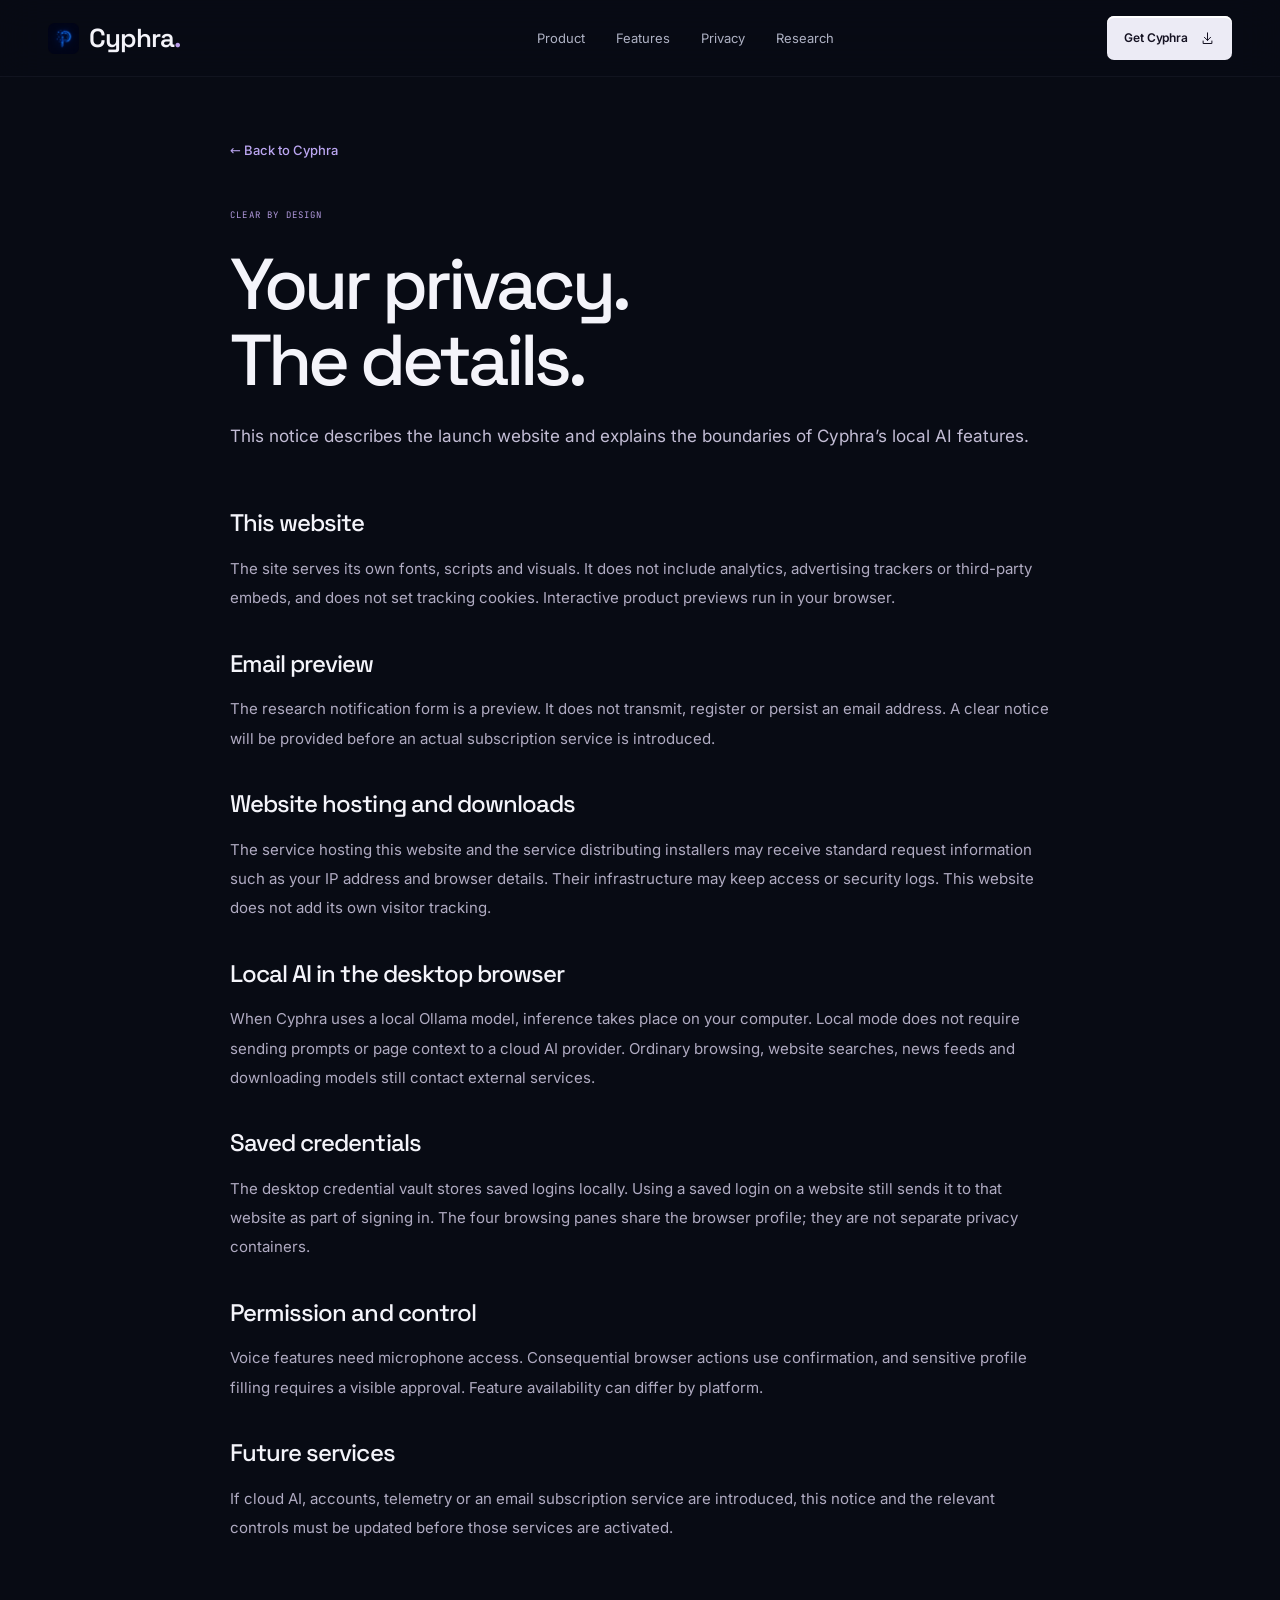
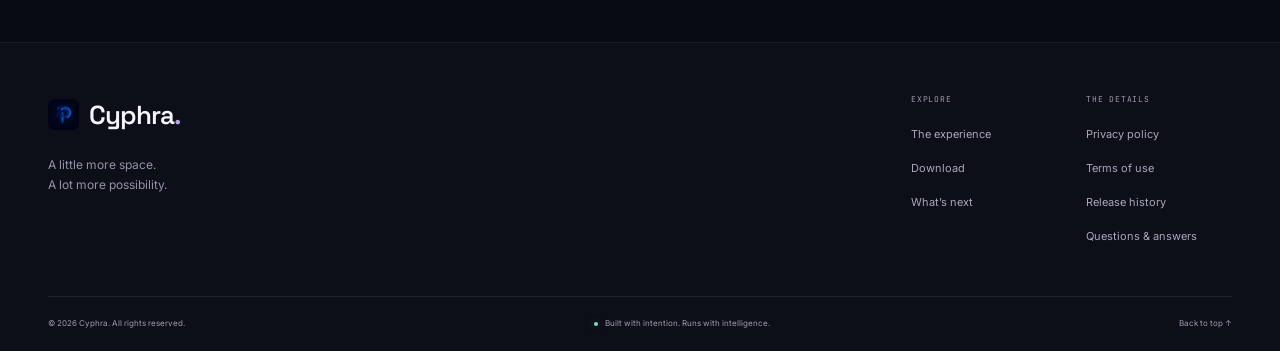
<file: cyphra/privacy/index.html>
<!DOCTYPE html><html lang="en"><head><meta charset="UTF-8"><meta name="viewport" content="width=device-width, initial-scale=1"><meta name="theme-color" content="#080b14"><meta name="description" content="How this website handles data and what local AI means in Cyphra."><meta property="og:type" content="website"><meta property="og:title" content="Privacy — Cyphra"><meta property="og:description" content="How this website handles data and what local AI means in Cyphra."><meta property="og:image" content="https://yashsaxena5.github.io/cyphra/images/social-card.png"><link rel="canonical" href="https://yashsaxena5.github.io/cyphra/privacy/"><meta property="og:url" content="https://yashsaxena5.github.io/cyphra/privacy/"><meta property="og:image:width" content="1200"><meta property="og:image:height" content="630"><meta property="og:image:alt" content="Cyphra. Browse in parallel. Speak naturally. Work with intelligence."><meta name="twitter:card" content="summary_large_image"><meta name="referrer" content="strict-origin-when-cross-origin"><link rel="icon" type="image/svg+xml" href="/cyphra/favicon.svg"><link rel="icon" sizes="32x32" href="/cyphra/favicon.ico"><title>Privacy — Cyphra</title><link rel="stylesheet" href="/cyphra/_astro/Footer.BgytM6Uz.css"></head><body id="top"><a href="#main" class="skip-link">Skip to content</a><header class="site-header"><div class="container nav-inner"><a href="/cyphra/" class="brand-link" aria-label="Cyphra home"><span class="brand"><img class="brand-mark" src="/cyphra/images/cyphra-icon.png" width="31" height="31" alt="" aria-hidden="true"><span>Cyphra<span class="brand-dot">.</span></span></span></a><nav id="primary-nav" class="primary-nav" aria-label="Main navigation"><a href="/cyphra/#screenshots">Product</a><a href="/cyphra/#features">Features</a><a href="/cyphra/#privacy">Privacy</a><a href="/cyphra/#research">Research</a></nav><div class="nav-actions"><a class="button button-small button-white" href="/cyphra/#download">Get Cyphra <svg class width="15" height="15" viewBox="0 0 24 24" fill="none" stroke="currentColor" stroke-width="1.6" stroke-linecap="round" stroke-linejoin="round" aria-hidden="true"><path d="M12 3v12m-5-5 5 5 5-5M5 16v4h14v-4"></path></svg></a><button class="menu-toggle icon-button" aria-label="Open navigation" aria-controls="primary-nav" aria-expanded="false"><svg class width="20" height="20" viewBox="0 0 24 24" fill="none" stroke="currentColor" stroke-width="1.6" stroke-linecap="round" stroke-linejoin="round" aria-hidden="true"><path d="M4 6h16M4 12h16M4 18h16"></path></svg></button></div></div></header><main id="main" class="container document-page"><a class="text-link" href="/cyphra/">← Back to Cyphra</a><span class="eyebrow">CLEAR BY DESIGN</span><h1>Your privacy.<br>The details.</h1><p class="document-lead">This notice describes the launch website and explains the boundaries of Cyphra’s local AI features.</p><h2>This website</h2><p>The site serves its own fonts, scripts and visuals. It does not include analytics, advertising trackers or third-party embeds, and does not set tracking cookies. Interactive product previews run in your browser.</p><h2>Email preview</h2><p>The research notification form is a preview. It does not transmit, register or persist an email address. A clear notice will be provided before an actual subscription service is introduced.</p><h2>Website hosting and downloads</h2><p>The service hosting this website and the service distributing installers may receive standard request information such as your IP address and browser details. Their infrastructure may keep access or security logs. This website does not add its own visitor tracking.</p><h2>Local AI in the desktop browser</h2><p>When Cyphra uses a local Ollama model, inference takes place on your computer. Local mode does not require sending prompts or page context to a cloud AI provider. Ordinary browsing, website searches, news feeds and downloading models still contact external services.</p><h2>Saved credentials</h2><p>The desktop credential vault stores saved logins locally. Using a saved login on a website still sends it to that website as part of signing in. The four browsing panes share the browser profile; they are not separate privacy containers.</p><h2>Permission and control</h2><p>Voice features need microphone access. Consequential browser actions use confirmation, and sensitive profile filling requires a visible approval. Feature availability can differ by platform.</p><h2>Future services</h2><p>If cloud AI, accounts, telemetry or an email subscription service are introduced, this notice and the relevant controls must be updated before those services are activated.</p></main><footer class="site-footer"><div class="container footer-main"><div><a href="/cyphra/" class="brand-link" aria-label="Cyphra home"><span class="brand"><img class="brand-mark" src="/cyphra/images/cyphra-icon.png" width="31" height="31" alt="" aria-hidden="true"><span>Cyphra<span class="brand-dot">.</span></span></span></a><p>A little more space.<br>A lot more possibility.</p></div><nav aria-label="Footer navigation"><div><span>EXPLORE</span><a href="/cyphra/#features">The experience</a><a href="/cyphra/#download">Download</a><a href="/cyphra/#research">What’s next</a></div><div><span>THE DETAILS</span><a href="/cyphra/privacy/">Privacy policy</a><a href="/cyphra/terms/">Terms of use</a><a href="/cyphra/releases/">Release history</a><a href="/cyphra/#faq">Questions & answers</a></div></nav></div><div class="container footer-bottom"><span>© 2026 Cyphra. All rights reserved.</span><span><i class="status-dot"></i> Built with intention. Runs with intelligence.</span><a href="#top">Back to top ↑</a></div></footer><script type="module" src="/cyphra/_astro/Layout.astro_astro_type_script_index_0_lang.B7pOCIjb.js"></script></body></html>
</file>
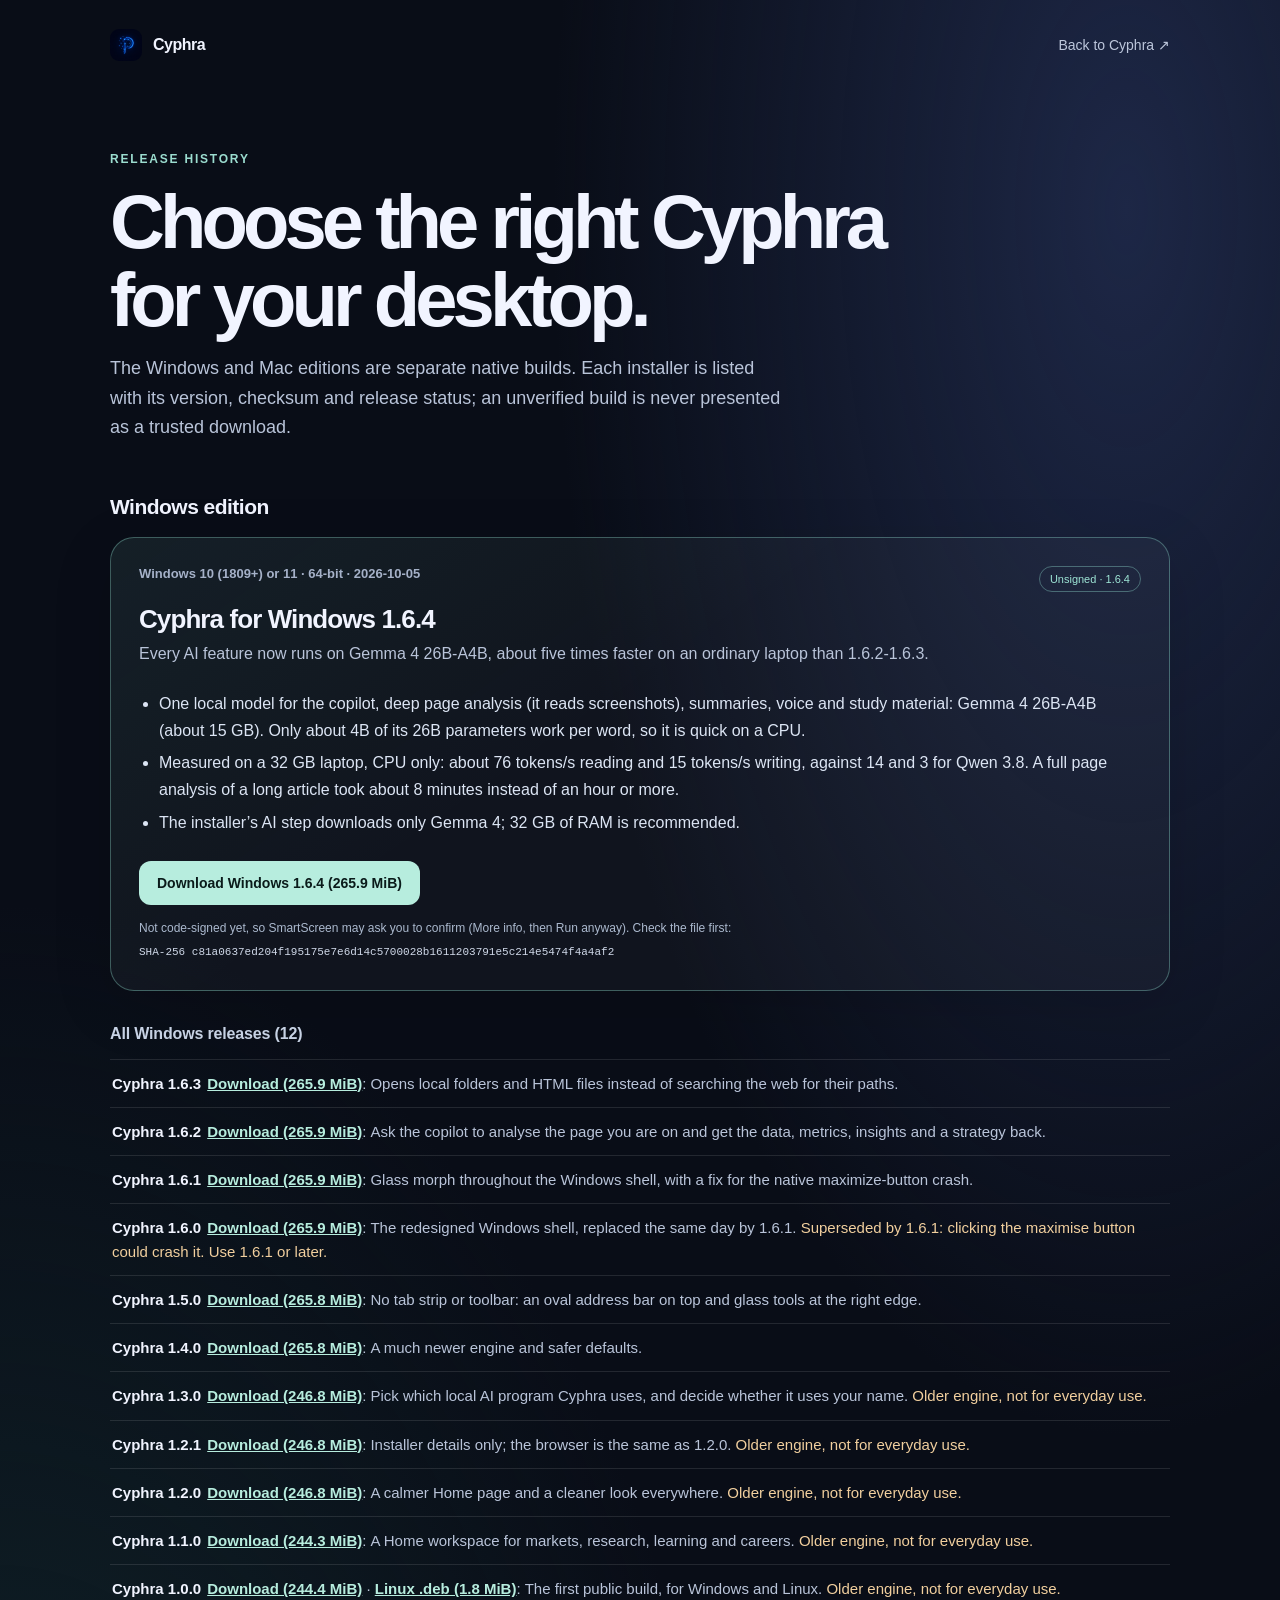
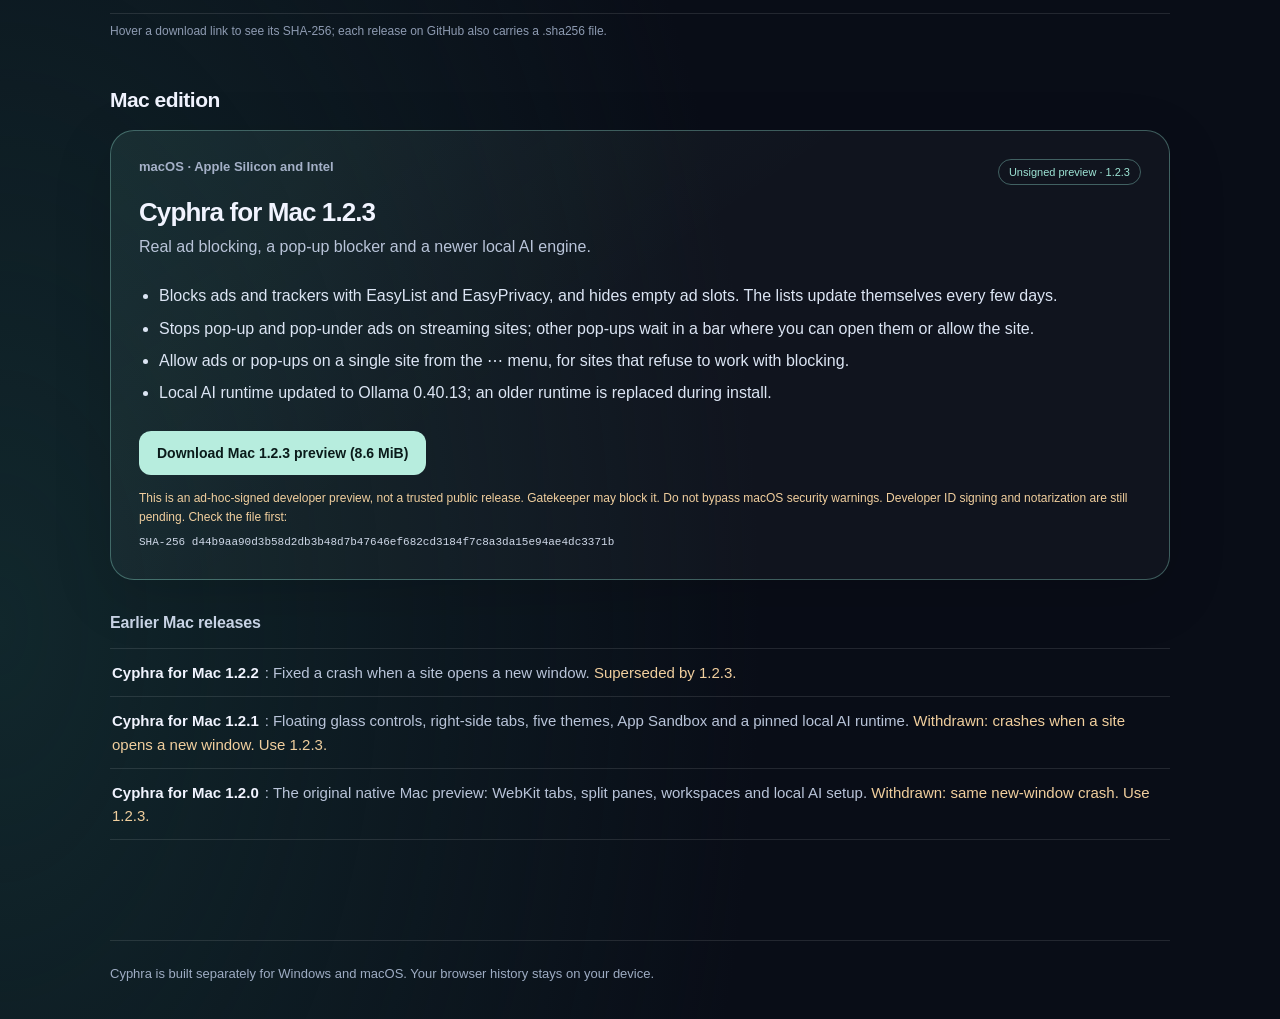
<file: cyphra/releases/index.html>
<!DOCTYPE html><html lang="en"><head><meta charset="utf-8"><meta name="viewport" content="width=device-width, initial-scale=1"><meta name="color-scheme" content="dark"><meta name="description" content="Cyphra release history, verified installers, and what's new on Windows and macOS."><title>Cyphra releases — Windows and Mac</title><link rel="icon" href="/cyphra/favicon.svg" type="image/svg+xml"><style>:root{color:#f1f4ff;background:#090d17;font-family:-apple-system,BlinkMacSystemFont,Segoe UI,sans-serif}*{box-sizing:border-box}body{background:radial-gradient(at 88% 8%,#1d2746 0,#0000 36%),radial-gradient(at 0 85%,#11272c 0,#0000 42%),#090d17;min-height:100vh;margin:0}a{color:inherit}a:focus-visible{outline-offset:4px;border-radius:4px;outline:2px solid #a2e1d2}.wrap{width:min(100% - 40px,1060px);margin:auto}header{justify-content:space-between;align-items:center;gap:20px;padding:29px 0;display:flex}.brand{letter-spacing:-.03em;align-items:center;gap:11px;font-weight:720;text-decoration:none;display:flex}.brand img{border-radius:9px;width:32px;height:32px}.back{color:#bdc7dc;font-size:14px;text-decoration:none}main{padding:62px 0 100px}.eyebrow{color:#9bdccf;letter-spacing:.15em;text-transform:uppercase;font-size:12px;font-weight:700}h1{letter-spacing:-.065em;max-width:790px;margin:17px 0 16px;font-size:clamp(42px,7vw,76px);line-height:1.02}.lead{color:#b9c4d9;max-width:680px;margin:0 0 52px;font-size:18px;line-height:1.65}.platforms{flex-direction:column;display:flex}.grid{grid-template-columns:repeat(2,minmax(0,1fr));align-items:stretch;gap:0 18px;display:grid}.card{grid-row:span 6;grid-template-rows:subgrid;background:#ffffff0b;border:1px solid #ffffff20;border-radius:24px;align-content:start;row-gap:0;padding:28px;display:grid;box-shadow:0 16px 60px #0002}.card.current{background:linear-gradient(145deg,#88dbc818,#ffffff08 44%);border-color:#94e4d458}.top{justify-content:space-between;align-items:start;gap:16px;display:flex}.platform{color:#a5b1c8;font-size:13px;font-weight:650}.badge{color:#bfcede;white-space:nowrap;border:1px solid #ffffff24;border-radius:100px;padding:6px 10px;font-size:11px}.current .badge{color:#9ee5d6;border-color:#92e0d160}h2{letter-spacing:-.035em;margin:12px 0 7px;font-size:26px}.summary{color:#b9c4d9;margin:0;line-height:1.55}ul{color:#dce5f4;margin:23px 0 25px;padding-left:20px;line-height:1.7}li+li{margin-top:5px}.action{color:#0a1b1a;background:#b7edde;border-radius:12px;justify-content:center;place-self:start;align-items:center;min-height:44px;padding:0 18px;font-size:14px;font-weight:750;text-decoration:none;display:inline-flex}.action:hover{background:#d4fff3}.action.secondary{color:#b7edde;background:0 0;border:1px solid #b7edde66}.action.secondary:hover{background:#b7edde1a}.card.wide{grid-column:1/-1}.history{border-top:1px solid #ffffff1b;margin:0;padding:0;list-style:none}.history li{color:#b9c4d9;border-bottom:1px solid #ffffff1b;padding:12px 2px;font-size:15px;line-height:1.55}.history li+li{margin-top:0}.h-name{color:#f1f4ff;margin-right:6px;font-weight:700}.h-dl{color:#b7edde;font-weight:600}.h-desc{margin-left:4px}.h-tag{color:#f1cf9e;font-style:normal}.history-foot{color:#8e9bb2;margin:10px 0 0;font-size:12px}.card.superseded{opacity:.78}.history-title{color:#c7d2e4;letter-spacing:-.01em;margin:34px 0 16px;font-size:16px}.note a{color:#b7edde}.note{overflow-wrap:anywhere}.disabled{color:#aebbd0;border:1px solid #ffffff2a;border-radius:12px;place-self:start;align-items:center;min-height:44px;padding:0 18px;font-size:14px;display:inline-flex}.note{color:#abb9ce;margin:14px 0 0;font-size:12px;line-height:1.6}.note code{color:#cfd8e8;overflow-wrap:anywhere;margin-top:6px;font-size:11px;display:block}.warning{color:#f1cf9e}h3{letter-spacing:-.025em;align-items:center;gap:12px;margin:50px 0 18px;font-size:21px;display:flex}.platforms>section:first-child h3{margin-top:0}.for-you{color:#9ee5d6;letter-spacing:.02em;background:#9ee5d61f;border-radius:100px;padding:4px 9px;font-size:11px;font-weight:650}.footer{color:#9eacc3;border-top:1px solid #ffffff1b;padding:25px 0 38px;font-size:13px}@media (width<=700px){main{padding-top:42px}.grid{grid-template-columns:1fr;row-gap:18px}}
</style></head><body><div class="wrap"><header><a class="brand" href="/cyphra/"><img src="/cyphra/images/cyphra-icon.png" alt=""> Cyphra</a><a class="back" href="/cyphra/">Back to Cyphra ↗</a></header><main><div class="eyebrow">Release history</div><h1>Choose the right Cyphra for your desktop.</h1><p class="lead">The Windows and Mac editions are separate native builds. Each installer is listed with its version, checksum and release status; an unverified build is never presented as a trusted download.</p><div class="platforms" data-platforms><section data-platform="windows"><h3>Windows edition <span class="for-you" data-for-you-label hidden>For this computer</span></h3><div class="grid"><article class="card current wide" id="windows-1.6.4"><div class="top"><span class="platform">Windows 10 (1809+) or 11 · 64-bit · 2026-10-05</span><span class="badge">Unsigned · 1.6.4</span></div><h2>Cyphra for Windows 1.6.4</h2><p class="summary">Every AI feature now runs on Gemma 4 26B-A4B, about five times faster on an ordinary laptop than 1.6.2-1.6.3.</p><ul><li>One local model for the copilot, deep page analysis (it reads screenshots), summaries, voice and study material: Gemma 4 26B-A4B (about 15 GB). Only about 4B of its 26B parameters work per word, so it is quick on a CPU.</li><li>Measured on a 32 GB laptop, CPU only: about 76 tokens/s reading and 15 tokens/s writing, against 14 and 3 for Qwen 3.8. A full page analysis of a long article took about 8 minutes instead of an hour or more.</li><li>The installer’s AI step downloads only Gemma 4; 32 GB of RAM is recommended.</li></ul><a class="action" href="https://github.com/yashsaxena5/yashsaxena5.github.io/releases/download/cyphra-v1.6.4/CyphraSetup_v1.6.4.exe" data-download-platform="windows">Download Windows 1.6.4 (265.9 MiB)</a><p class="note">Not code-signed yet, so SmartScreen may ask you to confirm (More info, then Run anyway). Check the file first:<code>SHA-256 c81a0637ed204f195175e7e6d14c5700028b1611203791e5c214e5474f4a4af2</code></p></article></div><h4 class="history-title">All Windows releases (12)</h4><ul class="history" data-history><li id="windows-1.6.3" data-version="1.6.3" data-sha256="247d7253d20b22a8d3b4b4a5f16ae97d9255a2c976610ad49fa2ab019fdf3185"><span class="h-name">Cyphra 1.6.3</span><a class="h-dl" href="https://github.com/yashsaxena5/yashsaxena5.github.io/releases/download/cyphra-v1.6.3/CyphraSetup_v1.6.3.exe" title="SHA-256 247d7253d20b22a8d3b4b4a5f16ae97d9255a2c976610ad49fa2ab019fdf3185">Download (265.9 MiB)</a>:<span class="h-desc">Opens local folders and HTML files instead of searching the web for their paths.</span></li><li id="windows-1.6.2" data-version="1.6.2" data-sha256="3b9c4c1665ed0f74e54f8479f3b7193314fc0076d45c35814461b33f9cf4d763"><span class="h-name">Cyphra 1.6.2</span><a class="h-dl" href="https://github.com/yashsaxena5/yashsaxena5.github.io/releases/download/cyphra-v1.6.2/CyphraSetup_v1.6.2.exe" title="SHA-256 3b9c4c1665ed0f74e54f8479f3b7193314fc0076d45c35814461b33f9cf4d763">Download (265.9 MiB)</a>:<span class="h-desc">Ask the copilot to analyse the page you are on and get the data, metrics, insights and a strategy back.</span></li><li id="windows-1.6.1" data-version="1.6.1" data-sha256="6e6776b786873b4ff4971dea783d445f08baa74cdcd73ec09eb302d939f48b3e"><span class="h-name">Cyphra 1.6.1</span><a class="h-dl" href="https://github.com/yashsaxena5/yashsaxena5.github.io/releases/download/cyphra-v1.6.1/CyphraSetup_v1.6.1.exe" title="SHA-256 6e6776b786873b4ff4971dea783d445f08baa74cdcd73ec09eb302d939f48b3e">Download (265.9 MiB)</a>:<span class="h-desc">Glass morph throughout the Windows shell, with a fix for the native maximize-button crash.</span></li><li id="windows-1.6.0" data-version="1.6.0" data-sha256="dc837a6eaa9cf7af181c9a2e7018494692d75e6e2e13a71fcd387c5e433d1c1c"><span class="h-name">Cyphra 1.6.0</span><a class="h-dl" href="https://github.com/yashsaxena5/yashsaxena5.github.io/releases/download/cyphra-v1.6.0/CyphraSetup_v1.6.0.exe" title="SHA-256 dc837a6eaa9cf7af181c9a2e7018494692d75e6e2e13a71fcd387c5e433d1c1c">Download (265.9 MiB)</a>:<span class="h-desc">The redesigned Windows shell, replaced the same day by 1.6.1.<em class="h-tag"> Superseded by 1.6.1: clicking the maximise button could crash it. Use 1.6.1 or later.</em></span></li><li id="windows-1.5.0" data-version="1.5.0" data-sha256="7b4942f0f067c9d43cbf0e057f00ea2c314fcd389bd54fa772db657565e46762"><span class="h-name">Cyphra 1.5.0</span><a class="h-dl" href="https://github.com/yashsaxena5/yashsaxena5.github.io/releases/download/cyphra-v1.5.0/CyphraSetup_v1.5.0.exe" title="SHA-256 7b4942f0f067c9d43cbf0e057f00ea2c314fcd389bd54fa772db657565e46762">Download (265.8 MiB)</a>:<span class="h-desc">No tab strip or toolbar: an oval address bar on top and glass tools at the right edge.</span></li><li id="windows-1.4.0" data-version="1.4.0" data-sha256="6320b392cbc8bd5f96223f49a97b4b2fa65a7be8e58f1474103c92a8434b3f68"><span class="h-name">Cyphra 1.4.0</span><a class="h-dl" href="https://github.com/yashsaxena5/yashsaxena5.github.io/releases/download/cyphra-v1.4.0/CyphraSetup_v1.4.0.exe" title="SHA-256 6320b392cbc8bd5f96223f49a97b4b2fa65a7be8e58f1474103c92a8434b3f68">Download (265.8 MiB)</a>:<span class="h-desc">A much newer engine and safer defaults.</span></li><li id="windows-1.3.0" data-version="1.3.0" data-sha256="9b0b8906cadceb3b0834f5da69980e3d32ca44073354769d7abd7d54388ca767"><span class="h-name">Cyphra 1.3.0</span><a class="h-dl" href="https://github.com/yashsaxena5/yashsaxena5.github.io/releases/download/cyphra-v1.3.0/CyphraSetup_v1.3.0.exe" title="SHA-256 9b0b8906cadceb3b0834f5da69980e3d32ca44073354769d7abd7d54388ca767">Download (246.8 MiB)</a>:<span class="h-desc">Pick which local AI program Cyphra uses, and decide whether it uses your name.<em class="h-tag"> Older engine, not for everyday use.</em></span></li><li id="windows-1.2.1" data-version="1.2.1" data-sha256="fabc272b236a2e9cf47aad985bf70e2b25866de82878ed956572f586c13168f6"><span class="h-name">Cyphra 1.2.1</span><a class="h-dl" href="https://github.com/yashsaxena5/yashsaxena5.github.io/releases/download/cyphra-v1.2.1/CyphraSetup_v1.2.1.exe" title="SHA-256 fabc272b236a2e9cf47aad985bf70e2b25866de82878ed956572f586c13168f6">Download (246.8 MiB)</a>:<span class="h-desc">Installer details only; the browser is the same as 1.2.0.<em class="h-tag"> Older engine, not for everyday use.</em></span></li><li id="windows-1.2.0" data-version="1.2.0" data-sha256="b843f3f96f1f91bba5ba1331b19fe0f3bf1f9be28a641a52149a8dadf09c8a29"><span class="h-name">Cyphra 1.2.0</span><a class="h-dl" href="https://github.com/yashsaxena5/yashsaxena5.github.io/releases/download/cyphra-v1.2.0/CyphraSetup_v1.2.0.exe" title="SHA-256 b843f3f96f1f91bba5ba1331b19fe0f3bf1f9be28a641a52149a8dadf09c8a29">Download (246.8 MiB)</a>:<span class="h-desc">A calmer Home page and a cleaner look everywhere.<em class="h-tag"> Older engine, not for everyday use.</em></span></li><li id="windows-1.1.0" data-version="1.1.0" data-sha256="4e7f0d8cbd45340835e41ca997a91b4ebc5d56787a580805ddf71056be73b785"><span class="h-name">Cyphra 1.1.0</span><a class="h-dl" href="https://github.com/yashsaxena5/yashsaxena5.github.io/releases/download/cyphra-v1.1.0/CyphraSetup_v1.1.0.exe" title="SHA-256 4e7f0d8cbd45340835e41ca997a91b4ebc5d56787a580805ddf71056be73b785">Download (244.3 MiB)</a>:<span class="h-desc">A Home workspace for markets, research, learning and careers.<em class="h-tag"> Older engine, not for everyday use.</em></span></li><li id="windows-1.0.0" data-version="1.0.0" data-sha256="b01899b9c75e3e54d23e7488912cbd589690b9bd61d36b095ff241686b9328b2"><span class="h-name">Cyphra 1.0.0</span><a class="h-dl" href="https://github.com/yashsaxena5/yashsaxena5.github.io/releases/download/cyphra-v1.0.0/CyphraSetup_v1.0.0.exe" title="SHA-256 b01899b9c75e3e54d23e7488912cbd589690b9bd61d36b095ff241686b9328b2">Download (244.4 MiB)</a> · <a class="h-dl" href="https://github.com/yashsaxena5/yashsaxena5.github.io/releases/download/cyphra-v1.0.0/cyphra_1.0.0_amd64.deb" title="SHA-256 770fdce0de5b307bacce3acd13049e814be2737d79344578a17ccd03faee5930">Linux .deb (1.8 MiB)</a>:<span class="h-desc">The first public build, for Windows and Linux.<em class="h-tag"> Older engine, not for everyday use.</em></span></li></ul><p class="history-foot">Hover a download link to see its SHA-256; each release on GitHub also carries a .sha256 file.</p></section><section data-platform="macos"><h3>Mac edition <span class="for-you" data-for-you-label hidden>For this computer</span></h3><div class="grid"><article class="card current wide"><div class="top"><span class="platform">macOS · Apple Silicon and Intel</span><span class="badge">Unsigned preview · 1.2.3</span></div><h2>Cyphra for Mac 1.2.3</h2><p class="summary">Real ad blocking, a pop-up blocker and a newer local AI engine.</p><ul><li>Blocks ads and trackers with EasyList and EasyPrivacy, and hides empty ad slots. The lists update themselves every few days.</li><li>Stops pop-up and pop-under ads on streaming sites; other pop-ups wait in a bar where you can open them or allow the site.</li><li>Allow ads or pop-ups on a single site from the ⋯ menu, for sites that refuse to work with blocking.</li><li>Local AI runtime updated to Ollama 0.40.13; an older runtime is replaced during install.</li></ul><a class="action" href="https://yashsaxena5.github.io/downloads/Cyphra-1.2.3-preview.dmg" data-download-platform="macos" download>Download Mac 1.2.3 preview (8.6 MiB)</a><p class="note warning">This is an ad-hoc-signed developer preview, not a trusted public release. Gatekeeper may block it. Do not bypass macOS security warnings. Developer ID signing and notarization are still pending. Check the file first:<code>SHA-256 d44b9aa90d3b58d2db3b48d7b47646ef682cd3184f7c8a3da15e94ae4dc3371b</code></p></article></div><h4 class="history-title">Earlier Mac releases</h4><ul class="history"><li data-version="mac-1.2.2"><span class="h-name">Cyphra for Mac 1.2.2</span>:<span class="h-desc">Fixed a crash when a site opens a new window.<em class="h-tag"> Superseded by 1.2.3.</em></span></li><li data-version="mac-1.2.1"><span class="h-name">Cyphra for Mac 1.2.1</span>:<span class="h-desc">Floating glass controls, right-side tabs, five themes, App Sandbox and a pinned local AI runtime.<em class="h-tag"> Withdrawn: crashes when a site opens a new window. Use 1.2.3.</em></span></li><li data-version="mac-1.2.0"><span class="h-name">Cyphra for Mac 1.2.0</span>:<span class="h-desc">The original native Mac preview: WebKit tabs, split panes, workspaces and local AI setup.<em class="h-tag"> Withdrawn: same new-window crash. Use 1.2.3.</em></span></li></ul></section></div></main><div class="footer">Cyphra is built separately for Windows and macOS. Your browser history stays on your device.</div></div><script type="module" src="/cyphra/_astro/releases.astro_astro_type_script_index_0_lang.BUNDF_ca.js"></script></body></html>
</file>
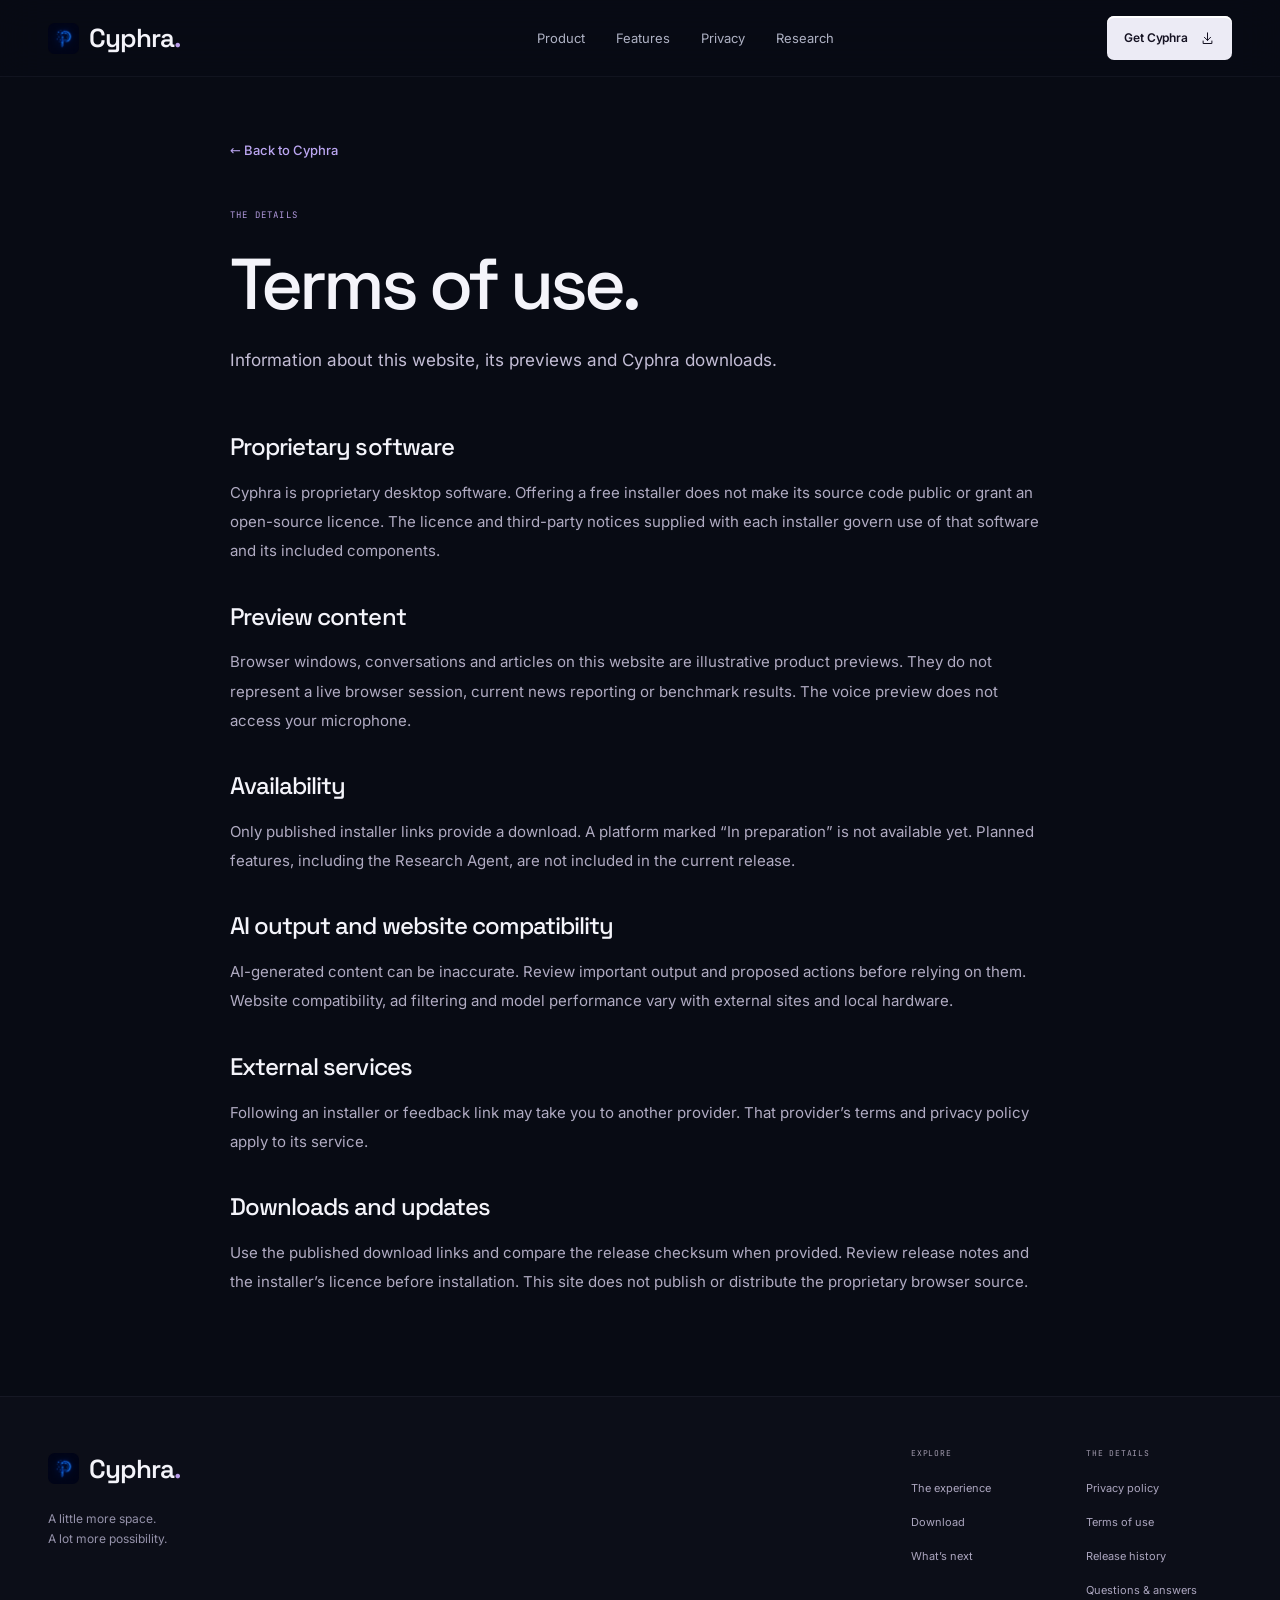
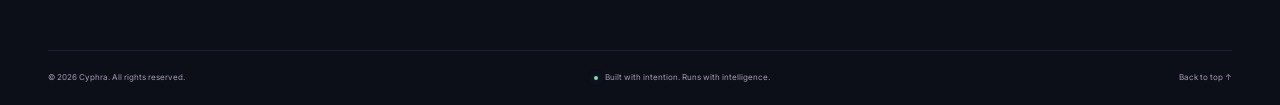
<file: cyphra/terms/index.html>
<!DOCTYPE html><html lang="en"><head><meta charset="UTF-8"><meta name="viewport" content="width=device-width, initial-scale=1"><meta name="theme-color" content="#080b14"><meta name="description" content="Website use, installer availability and proprietary software information for Cyphra."><meta property="og:type" content="website"><meta property="og:title" content="Terms of use — Cyphra"><meta property="og:description" content="Website use, installer availability and proprietary software information for Cyphra."><meta property="og:image" content="https://yashsaxena5.github.io/cyphra/images/social-card.png"><link rel="canonical" href="https://yashsaxena5.github.io/cyphra/terms/"><meta property="og:url" content="https://yashsaxena5.github.io/cyphra/terms/"><meta property="og:image:width" content="1200"><meta property="og:image:height" content="630"><meta property="og:image:alt" content="Cyphra. Browse in parallel. Speak naturally. Work with intelligence."><meta name="twitter:card" content="summary_large_image"><meta name="referrer" content="strict-origin-when-cross-origin"><link rel="icon" type="image/svg+xml" href="/cyphra/favicon.svg"><link rel="icon" sizes="32x32" href="/cyphra/favicon.ico"><title>Terms of use — Cyphra</title><link rel="stylesheet" href="/cyphra/_astro/Footer.BgytM6Uz.css"></head><body id="top"><a href="#main" class="skip-link">Skip to content</a><header class="site-header"><div class="container nav-inner"><a href="/cyphra/" class="brand-link" aria-label="Cyphra home"><span class="brand"><img class="brand-mark" src="/cyphra/images/cyphra-icon.png" width="31" height="31" alt="" aria-hidden="true"><span>Cyphra<span class="brand-dot">.</span></span></span></a><nav id="primary-nav" class="primary-nav" aria-label="Main navigation"><a href="/cyphra/#screenshots">Product</a><a href="/cyphra/#features">Features</a><a href="/cyphra/#privacy">Privacy</a><a href="/cyphra/#research">Research</a></nav><div class="nav-actions"><a class="button button-small button-white" href="/cyphra/#download">Get Cyphra <svg class width="15" height="15" viewBox="0 0 24 24" fill="none" stroke="currentColor" stroke-width="1.6" stroke-linecap="round" stroke-linejoin="round" aria-hidden="true"><path d="M12 3v12m-5-5 5 5 5-5M5 16v4h14v-4"></path></svg></a><button class="menu-toggle icon-button" aria-label="Open navigation" aria-controls="primary-nav" aria-expanded="false"><svg class width="20" height="20" viewBox="0 0 24 24" fill="none" stroke="currentColor" stroke-width="1.6" stroke-linecap="round" stroke-linejoin="round" aria-hidden="true"><path d="M4 6h16M4 12h16M4 18h16"></path></svg></button></div></div></header><main id="main" class="container document-page"><a class="text-link" href="/cyphra/">← Back to Cyphra</a><span class="eyebrow">THE DETAILS</span><h1>Terms of use.</h1><p class="document-lead">Information about this website, its previews and Cyphra downloads.</p><h2>Proprietary software</h2><p>Cyphra is proprietary desktop software. Offering a free installer does not make its source code public or grant an open-source licence. The licence and third-party notices supplied with each installer govern use of that software and its included components.</p><h2>Preview content</h2><p>Browser windows, conversations and articles on this website are illustrative product previews. They do not represent a live browser session, current news reporting or benchmark results. The voice preview does not access your microphone.</p><h2>Availability</h2><p>Only published installer links provide a download. A platform marked “In preparation” is not available yet. Planned features, including the Research Agent, are not included in the current release.</p><h2>AI output and website compatibility</h2><p>AI-generated content can be inaccurate. Review important output and proposed actions before relying on them. Website compatibility, ad filtering and model performance vary with external sites and local hardware.</p><h2>External services</h2><p>Following an installer or feedback link may take you to another provider. That provider’s terms and privacy policy apply to its service.</p><h2>Downloads and updates</h2><p>Use the published download links and compare the release checksum when provided. Review release notes and the installer’s licence before installation. This site does not publish or distribute the proprietary browser source.</p></main><footer class="site-footer"><div class="container footer-main"><div><a href="/cyphra/" class="brand-link" aria-label="Cyphra home"><span class="brand"><img class="brand-mark" src="/cyphra/images/cyphra-icon.png" width="31" height="31" alt="" aria-hidden="true"><span>Cyphra<span class="brand-dot">.</span></span></span></a><p>A little more space.<br>A lot more possibility.</p></div><nav aria-label="Footer navigation"><div><span>EXPLORE</span><a href="/cyphra/#features">The experience</a><a href="/cyphra/#download">Download</a><a href="/cyphra/#research">What’s next</a></div><div><span>THE DETAILS</span><a href="/cyphra/privacy/">Privacy policy</a><a href="/cyphra/terms/">Terms of use</a><a href="/cyphra/releases/">Release history</a><a href="/cyphra/#faq">Questions & answers</a></div></nav></div><div class="container footer-bottom"><span>© 2026 Cyphra. All rights reserved.</span><span><i class="status-dot"></i> Built with intention. Runs with intelligence.</span><a href="#top">Back to top ↑</a></div></footer><script type="module" src="/cyphra/_astro/Layout.astro_astro_type_script_index_0_lang.B7pOCIjb.js"></script></body></html>
</file>
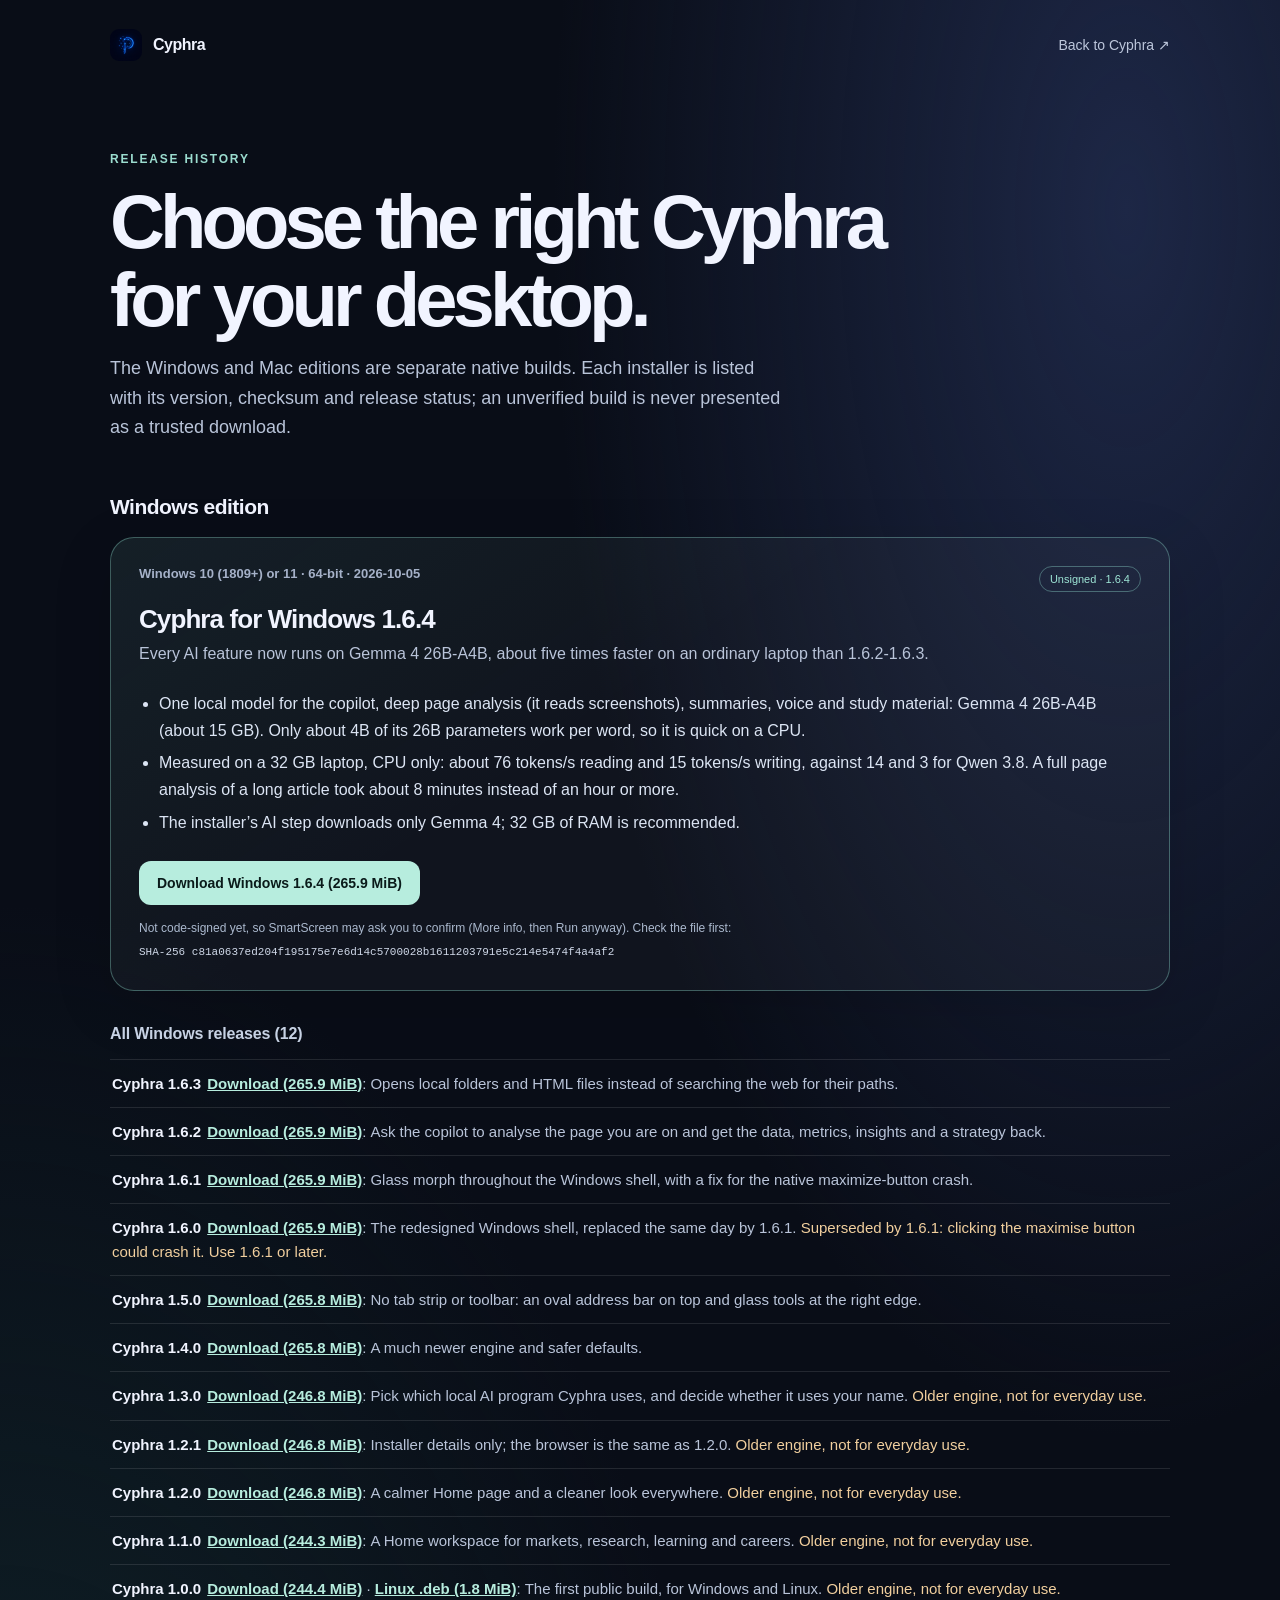
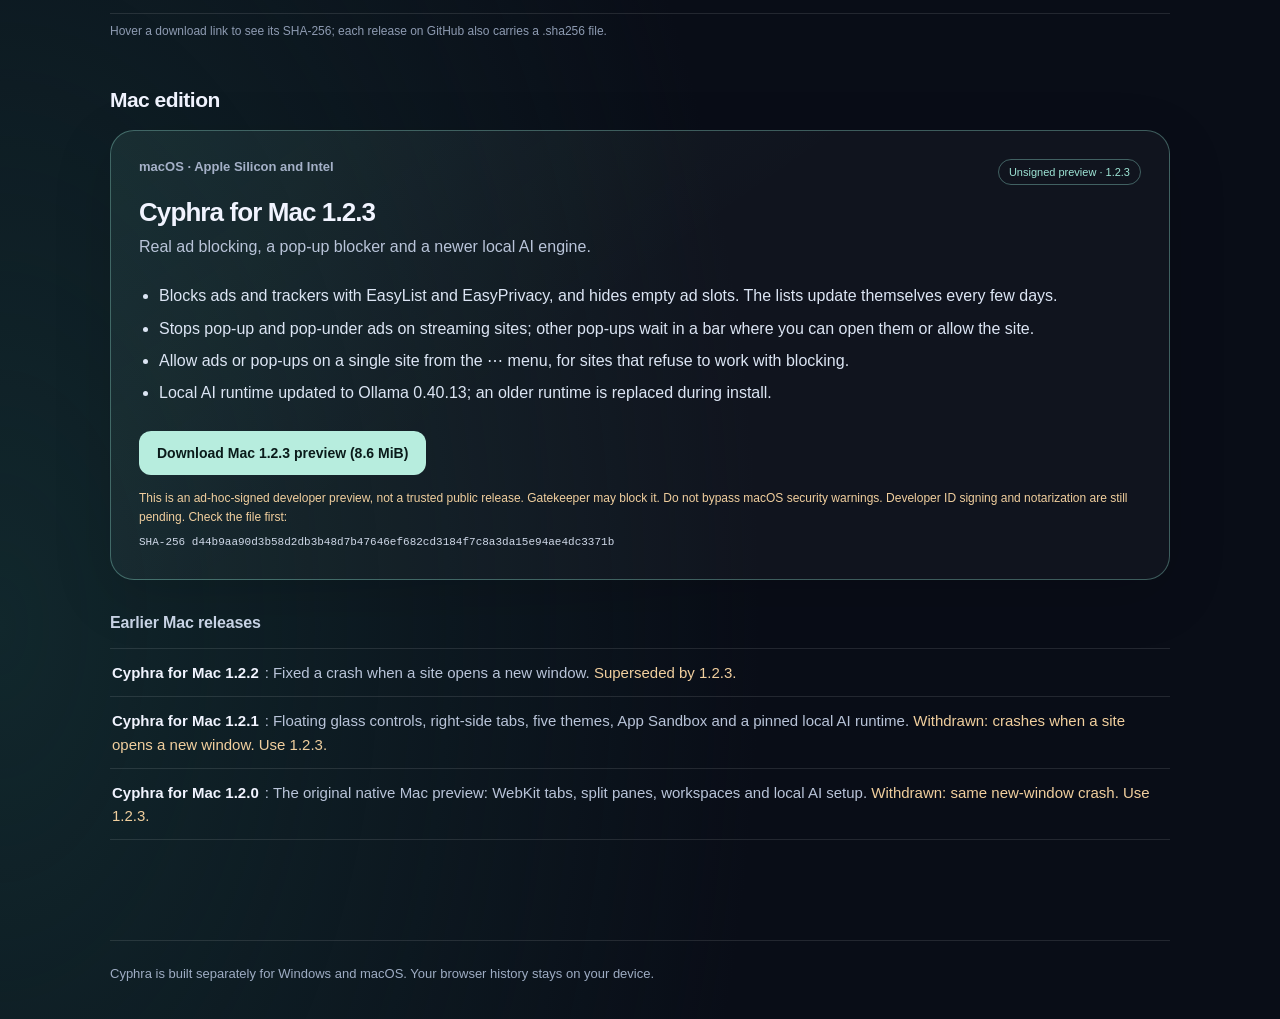
<file: cyphra/versions/index.html>
<!DOCTYPE html><html lang="en"><head><meta charset="utf-8"><meta http-equiv="refresh" content="0; url=/cyphra/releases/"><link rel="canonical" href="/cyphra/releases/"><title>Cyphra releases</title></head><body><p>This page moved to <a href="/cyphra/releases/">Cyphra releases</a>.</p></body></html>
</file>
<file: styles.css>
@font-face {
    font-family: Inter;
    src: url('fonts/inter-latin.woff2') format('woff2');
    font-style: normal;
    font-weight: 100 900;
    font-display: swap;
}
@font-face {
    font-family: 'Source Serif 4';
    src: url('fonts/source-serif-4-latin.woff2') format('woff2');
    font-style: normal;
    font-weight: 400 700;
    font-display: swap;
}

:root {
    color-scheme: light;
    --background: #fbfaf7;
    --text: #22262b;
    --muted: #5d636b;
    --line: #e6e2da;
    --accent: #2b5797;
    --underline: rgba(43, 87, 151, .3);
    --serif: 'Source Serif 4', Georgia, 'Times New Roman', serif;
    --sans: Inter, -apple-system, BlinkMacSystemFont, 'Segoe UI', Roboto, sans-serif;
    --width: 760px;
}
:root[data-theme="dark"] {
    color-scheme: dark;
    --background: #17191d;
    --text: #e7e3db;
    --muted: #a9a49b;
    --line: #2d3036;
    --accent: #9bb9e6;
    --underline: rgba(155, 185, 230, .35);
}

*, *::before, *::after { box-sizing: border-box; }
html { -webkit-text-size-adjust: 100%; }
body {
    margin: 0;
    background: var(--background);
    color: var(--text);
    font: 400 17px/1.7 var(--sans);
    -webkit-font-smoothing: antialiased;
}
img { display: block; max-width: 100%; }
h1, h2, h3 { font-family: var(--serif); font-weight: 600; line-height: 1.25; margin: 0; }
p { margin: 0 0 1em; }
ul, ol, dl, dd { margin: 0; padding: 0; }
a { color: var(--accent); text-decoration: underline; text-decoration-color: var(--underline); text-decoration-thickness: 1px; text-underline-offset: 3px; }
a:hover { text-decoration-color: currentColor; }
:focus-visible { outline: 2px solid var(--accent); outline-offset: 3px; border-radius: 2px; }
strong { font-weight: 600; }
.wrap { max-width: var(--width); margin: 0 auto; padding: 0 24px; }
.muted { color: var(--muted); }
.sr-only { position: absolute; width: 1px; height: 1px; padding: 0; margin: -1px; overflow: hidden; clip: rect(0 0 0 0); white-space: nowrap; border: 0; }
.skip { position: absolute; left: -9999px; top: 8px; padding: 8px 14px; background: var(--text); color: var(--background); z-index: 10; }
.skip:focus { left: 8px; }

/* Header */
.site-header .wrap { display: flex; flex-wrap: wrap; align-items: center; gap: 8px 24px; padding-top: 28px; padding-bottom: 8px; }
.site-name { font-family: var(--serif); font-size: 19px; font-weight: 600; color: var(--text); text-decoration: none; margin-right: auto; }
.site-nav { display: flex; flex-wrap: wrap; align-items: center; gap: 4px 20px; }
.site-nav a { color: var(--muted); font-size: 15px; text-decoration: none; padding: 6px 0; }
.site-nav a:hover { color: var(--accent); }
.theme-toggle {
    display: inline-flex; align-items: center; justify-content: center;
    width: 36px; height: 36px; padding: 0; margin-left: 4px;
    border: 1px solid var(--line); border-radius: 50%;
    background: none; color: var(--muted); cursor: pointer;
}
.theme-toggle:hover { color: var(--text); border-color: var(--muted); }
.theme-toggle svg { width: 17px; height: 17px; }
.icon-sun { display: none; }
:root[data-theme="dark"] .icon-sun { display: block; }
:root[data-theme="dark"] .icon-moon { display: none; }

/* Introduction */
.intro { display: grid; grid-template-columns: minmax(0, 1fr) 160px; grid-template-areas: "head photo" "body photo"; column-gap: 44px; padding: 56px 0 48px; }
.intro-head { grid-area: head; }
.intro-body { grid-area: body; }
.portrait { grid-area: photo; margin-top: 6px; }
.portrait img { width: 160px; height: 200px; object-fit: cover; border-radius: 3px; }
.intro h1 { font-size: 42px; letter-spacing: -.01em; }
.subtitle { color: var(--muted); font-size: 17px; margin: 6px 0 10px; }
.contact-line { font-size: 15px; margin: 0 0 30px; }
.contact-line a { white-space: nowrap; }
.contact-line .sep { color: var(--line); margin: 0 4px; }
.lede { font-size: 19px; line-height: 1.65; }

/* Sections */
section { padding: 48px 0 40px; border-top: 1px solid var(--line); scroll-margin-top: 16px; }
section h2 { font-size: 27px; margin-bottom: 20px; }
.subhead { font-family: var(--sans); font-size: 13px; font-weight: 600; letter-spacing: .08em; text-transform: uppercase; color: var(--muted); margin: 36px 0 16px; }
.section-intro { margin-bottom: 28px; }

/* Work */
.entry { margin-bottom: 30px; }
.entry h3 { font-size: 20px; }
.entry .meta { color: var(--muted); font-size: 15px; margin: 2px 0 10px; }
.entry p { margin-bottom: .6em; }
.entry .related { font-size: 15px; color: var(--muted); }
.plain-list { list-style: none; }
.plain-list li { position: relative; padding-left: 18px; margin-bottom: 10px; }
.plain-list li::before { content: "–"; position: absolute; left: 0; color: var(--muted); }

/* ACUSPED photographs */
.acusped-gallery { display: grid; grid-template-columns: repeat(2, minmax(0, 1fr)); gap: 24px 18px; }
.acusped-gallery figure { margin: 0; min-width: 0; }
.acusped-gallery .acusped-feature { grid-column: 1 / -1; }
.acusped-gallery a { display: block; }
.acusped-gallery img { width: 100%; height: auto; aspect-ratio: 4 / 3; object-fit: contain; background: #e9e9e7; border-radius: 3px; }
.acusped-gallery .acusped-feature img { aspect-ratio: auto; }
.acusped-gallery figcaption, .photo-note { font-size: 14px; color: var(--muted); margin-top: 8px; }
.photo-note { margin-top: 20px; }
@media (max-width: 480px) { .acusped-gallery { grid-template-columns: 1fr; } }

/* Publications */
.papers { list-style: none; }
.papers li { display: grid; grid-template-columns: 56px minmax(0, 1fr); gap: 0 16px; margin-bottom: 24px; scroll-margin-top: 16px; }
.papers .year { color: var(--muted); font-size: 15px; padding-top: 2px; }
.papers .title { font-family: var(--serif); font-size: 18px; font-weight: 600; line-height: 1.4; }
.papers .authors, .papers .venue, .papers .role { font-size: 15px; margin: 4px 0 0; }
.papers .authors, .papers .venue { color: var(--muted); }
.papers .role { color: var(--text); }
.papers .role span { color: var(--muted); }

/* Background */
.record { display: grid; grid-template-columns: minmax(0, 1fr) auto; gap: 0 24px; margin-bottom: 22px; }
.record h3 { font-size: 18px; }
.record .where { color: var(--muted); font-size: 15px; }
.record .when { color: var(--muted); font-size: 15px; white-space: nowrap; padding-top: 2px; }
.record p { grid-column: 1 / -1; margin: 6px 0 0; font-size: 16px; }
.tools { display: grid; grid-template-columns: 180px minmax(0, 1fr); gap: 10px 24px; font-size: 16px; }
.tools dt { font-weight: 600; }
.tools dd { color: var(--muted); }

/* Elsewhere */
.elsewhere { display: grid; grid-template-columns: 120px minmax(0, 1fr); gap: 14px 24px; }
.elsewhere dt { color: var(--muted); font-size: 15px; padding-top: 2px; scroll-margin-top: 16px; }

footer { border-top: 1px solid var(--line); }
footer .wrap { display: flex; flex-wrap: wrap; justify-content: space-between; gap: 8px; padding-top: 24px; padding-bottom: 40px; color: var(--muted); font-size: 14px; }

@media (max-width: 640px) {
    body { font-size: 16px; }
    .wrap { padding: 0 20px; }
    .site-header .wrap { padding-top: 20px; }
    .site-nav { order: 3; width: 100%; gap: 2px 18px; }
    .intro { grid-template-columns: minmax(0, 1fr) 96px; grid-template-areas: "head photo" "body body"; column-gap: 20px; padding: 36px 0 36px; }
    .portrait { margin: 0; }
    .portrait img { width: 96px; height: 120px; }
    .intro h1 { font-size: 32px; }
    .subtitle { font-size: 15px; margin-bottom: 8px; }
    .contact-line { font-size: 14px; margin-bottom: 22px; }
    .contact-line .sep { margin: 0 2px; }
    .lede { font-size: 17px; }
    section { padding: 36px 0 28px; }
    section h2 { font-size: 24px; }
    .papers li { grid-template-columns: 1fr; }
    .papers .year { padding: 0; }
    .record { grid-template-columns: 1fr; }
    .record .when { padding: 0; }
    .tools, .elsewhere { grid-template-columns: 1fr; gap: 2px; }
    .tools dd, .elsewhere dd { margin-bottom: 12px; }
}

@media print {
    :root, :root[data-theme="dark"] { color-scheme: light; --background: #fff; --text: #000; --muted: #444; --line: #ccc; --accent: #000; --underline: transparent; }
    body { font-size: 10.5pt; }
    .site-header, .skip, .theme-toggle { display: none; }
    .intro { padding-top: 0; }
    section { padding: 18px 0 8px; break-inside: auto; }
    .entry, .papers li, .record { break-inside: avoid; }
}
</file>
